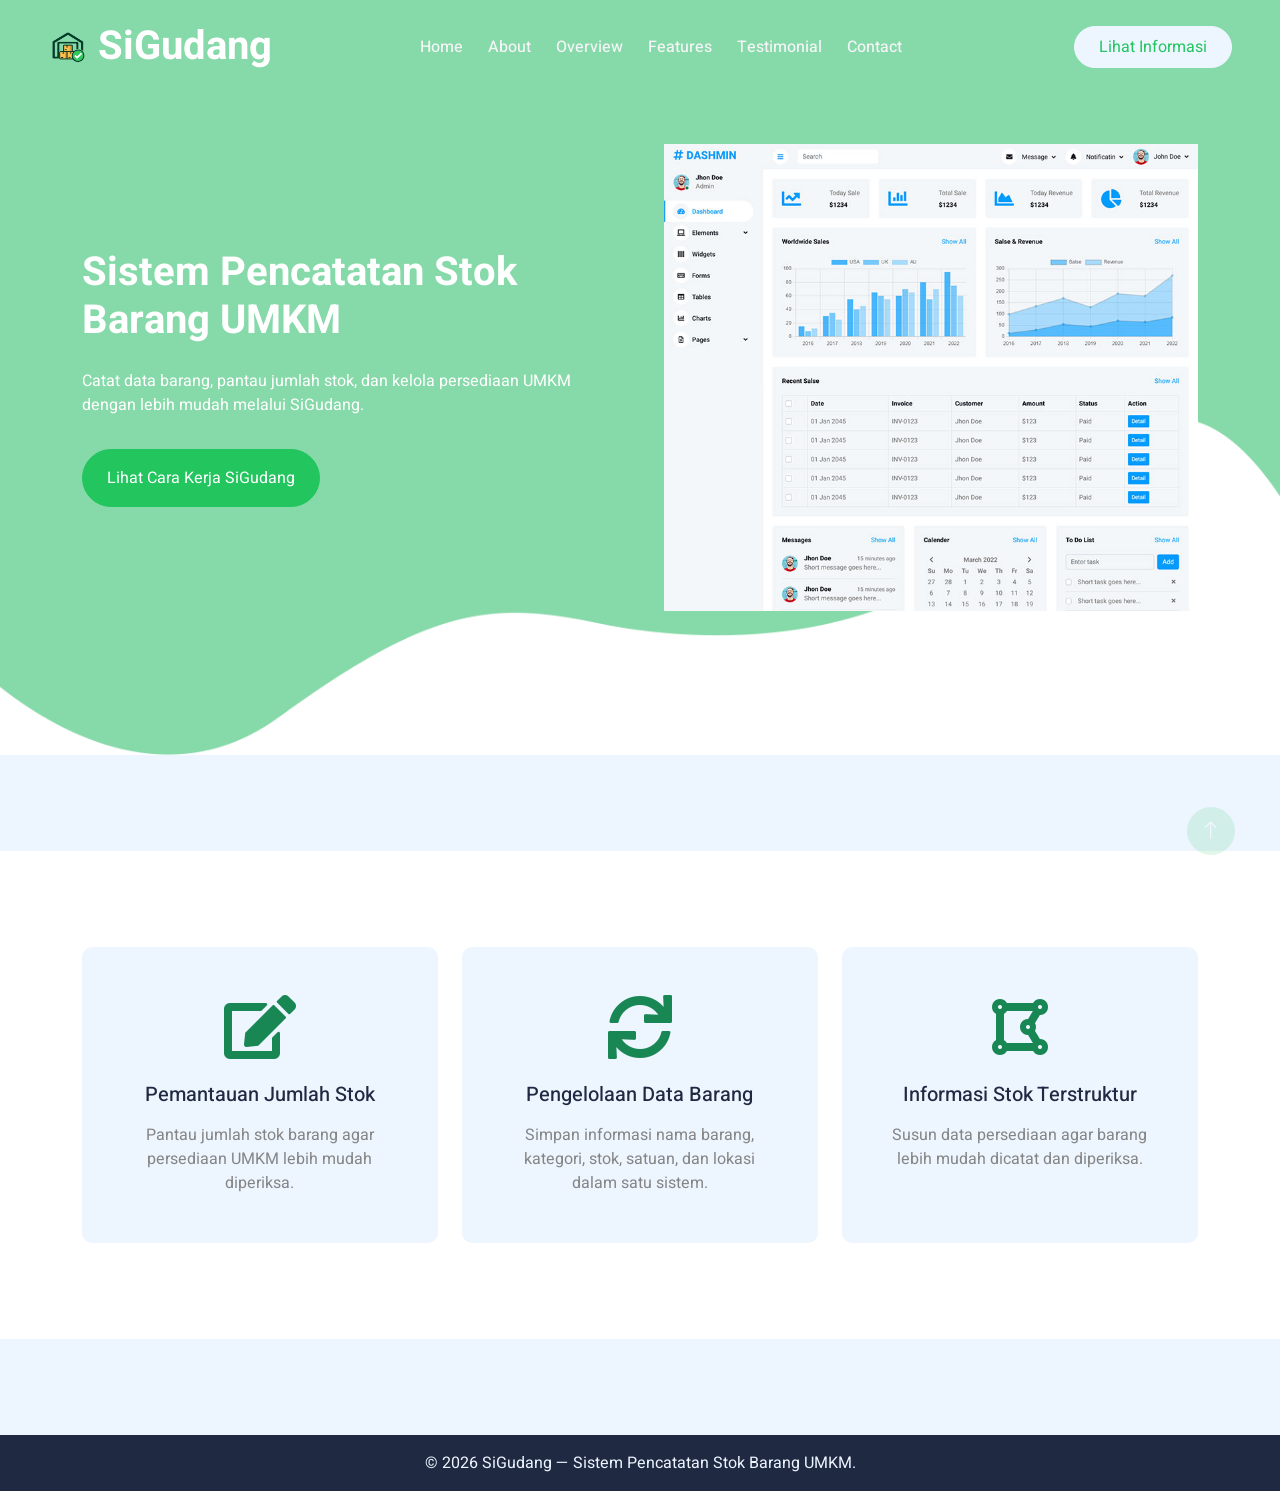
<file: public/guest/index.html>
<!DOCTYPE html>
<html lang="en">

<head>
    <meta charset="utf-8">
    <title>soFFer - Software Landing Page Template</title>
    <meta content="width=device-width, initial-scale=1.0" name="viewport">
    <meta content="" name="keywords">
    <meta content="" name="description">

    <!-- Favicon -->
    <link href="img/favicon.ico" rel="icon">

    <!-- Google Web Fonts -->
    <link rel="preconnect" href="https://fonts.googleapis.com">
    <link rel="preconnect" href="https://fonts.gstatic.com" crossorigin>
    <link href="https://fonts.googleapis.com/css2?family=Heebo:wght@400;500;600;700&display=swap" rel="stylesheet"> 

    <!-- Icon Font Stylesheet -->
    <link href="https://cdnjs.cloudflare.com/ajax/libs/font-awesome/5.10.0/css/all.min.css" rel="stylesheet">
    <link href="https://cdn.jsdelivr.net/npm/bootstrap-icons@1.4.1/font/bootstrap-icons.css" rel="stylesheet">

    <!-- Libraries Stylesheet -->
    <link href="lib/animate/animate.min.css" rel="stylesheet">
    <link href="lib/owlcarousel/assets/owl.carousel.min.css" rel="stylesheet">

    <!-- Customized Bootstrap Stylesheet -->
    <link href="css/bootstrap.min.css" rel="stylesheet">

    <!-- Template Stylesheet -->
    <link href="css/style.css" rel="stylesheet">
</head>

<body>
    <div class="container-xxl bg-white p-0">
        <!-- Spinner Start -->
        <div id="spinner" class="show bg-white position-fixed translate-middle w-100 vh-100 top-50 start-50 d-flex align-items-center justify-content-center">
            <div class="spinner-grow text-primary" style="width: 3rem; height: 3rem;" role="status">
                <span class="sr-only">Loading...</span>
            </div>
        </div>
        <!-- Spinner End -->


        <!-- Navbar & Hero Start -->
        <div class="container-xxl position-relative p-0" id="home">
            <nav class="navbar navbar-expand-lg navbar-light px-4 px-lg-5 py-3 py-lg-0">
                <a href="" class="navbar-brand p-0 d-flex align-items-center">
                <img src="img/logosigudang.png" alt="Logo SiGudang" style="height: 40px; width: auto; margin-right: 10px;">
                <h1 class="m-0">SiGudang</h1>
                </a>
                <button class="navbar-toggler rounded-pill" type="button" data-bs-toggle="collapse" data-bs-target="#navbarCollapse">
                    <span class="navbar-toggler-icon"></span>
                </button>
                <div class="collapse navbar-collapse" id="navbarCollapse">
                    <div class="navbar-nav mx-auto py-0">
                        <a href="#home" class="nav-item nav-link active">Home</a>
                        <a href="#about" class="nav-item nav-link">About</a>
                        <a href="#overview" class="nav-item nav-link">Overview</a>
                        <a href="#features" class="nav-item nav-link">Features</a> 
                        <a href="#testimonial" class="nav-item nav-link">Testimonial</a>
                        <a href="#contact" class="nav-item nav-link">Contact</a>
                    </div>
                    <a href="" class="btn btn-light rounded-pill py-2 px-4 ms-3 d-none d-lg-block">Lihat Informasi</a>
                </div>
            </nav>

            <div class="container-xxl hero-header">
                <div class="container">
                    <div class="row g-5 align-items-center">
                        <div class="col-lg-6 text-center text-lg-start">
                            <h1 class="text-white mb-4 animated slideInDown">Sistem Pencatatan Stok Barang UMKM</h1>
                            
                            <p class="text-white pb-3 animated slideInDown">
                                Catat data barang, pantau jumlah stok, dan kelola persediaan
                                UMKM dengan lebih mudah melalui SiGudang.
                            </p>
                            
                            <div class="position-relative w-100 mt-3">
                                <a href="#features" class="btn btn-primary rounded-pill py-3 px-4 shadow-none">
                                    Lihat Cara Kerja SiGudang
                                </a>
                            </div>

                            
                            </div>
                            <div class="col-lg-6 text-center">
                        <img class="img-fluid"
                             src="img/hero.jpg"
                             alt="Ilustrasi SiGudang">
                        </div>
                        
                        </div>
                    </div>
                </div>
            </div>
        </div>
        <!-- Navbar & Hero End -->


        <!-- Feature Start -->
        <div class="container-xxl bg-white py-6">
            <div class="container">
                <div class="row g-4">
                    <div class="col-lg-4 wow fadeInUp" data-wow-delay="0.1s">
                        <div class="feature-item bg-light rounded text-center p-5">
                            <i class="fa fa-4x fa-edit text-success mb-4"></i>
                            <h5 class="mb-3">Pemantauan Jumlah Stok</h5>
                            <p class="m-0">Pantau jumlah stok barang agar persediaan UMKM lebih mudah diperiksa.</p>
                        </div>
                    </div>
                    <div class="col-lg-4 wow fadeInUp" data-wow-delay="0.3s">
                        <div class="feature-item bg-light rounded text-center p-5">
                            <i class="fa fa-4x fa-sync text-success mb-4"></i>
                            <h5 class="mb-3">Pengelolaan Data Barang</h5>
                            <p class="m-0">Simpan informasi nama barang, kategori, stok, satuan, dan lokasi dalam satu sistem.</p>
                        </div>
                    </div>
                    <div class="col-lg-4 wow fadeInUp" data-wow-delay="0.5s">
                    <div class="feature-item bg-light rounded text-center p-5">
                            <i class="fa fa-4x fa-draw-polygon text-success mb-4"></i>
                            <h5 class="mb-3">Informasi Stok Terstruktur</h5>
                            <p class="m-0">Susun data persediaan agar barang lebih mudah dicatat dan diperiksa.</p>
                        </div>
                    </div>
                </div>
            </div>
        </div>
        <!-- Feature End -->


        <!-- About Start -->
        
        <!-- About End -->


        <!-- Overview Start -->
        
        <!-- Overview End -->


        <!-- Advanced Feature Start -->
        
        <!-- Advanced Feature End -->


        <!-- Facts Start -->
        
        <!-- Facts End -->


        <!-- Process Start -->
        
        <!-- Process End -->


        


        <!-- Testimonial Start -->
        
        <!-- Testimonial End -->


        <!-- Contact Start -->
        
        <!-- Contact End -->
        

        <!-- Footer Start -->
        <div class="container-fluid bg-dark text-light footer py-3">
            <div class="container text-center">
                <p class="mb-0">
                    &copy; 2026 SiGudang — Sistem Pencatatan Stok Barang UMKM.
                </p>
            </div>
        </div>
        <!-- Footer End -->


        <!-- Back to Top -->
        <a href="#" class="btn btn-lg btn-primary btn-lg-square back-to-top"><i class="bi bi-arrow-up"></i></a>
    </div>

    <!-- JavaScript Libraries -->
    <script src="https://code.jquery.com/jquery-3.4.1.min.js"></script>
    <script src="https://cdn.jsdelivr.net/npm/bootstrap@5.0.0/dist/js/bootstrap.bundle.min.js"></script>
    <script src="lib/wow/wow.min.js"></script>
    <script src="lib/easing/easing.min.js"></script>
    <script src="lib/waypoints/waypoints.min.js"></script>
    <script src="lib/counterup/counterup.min.js"></script>
    <script src="lib/owlcarousel/owl.carousel.min.js"></script>

    <!-- Template Javascript -->
    <script src="js/main.js"></script>
</body>

</html>
</file>
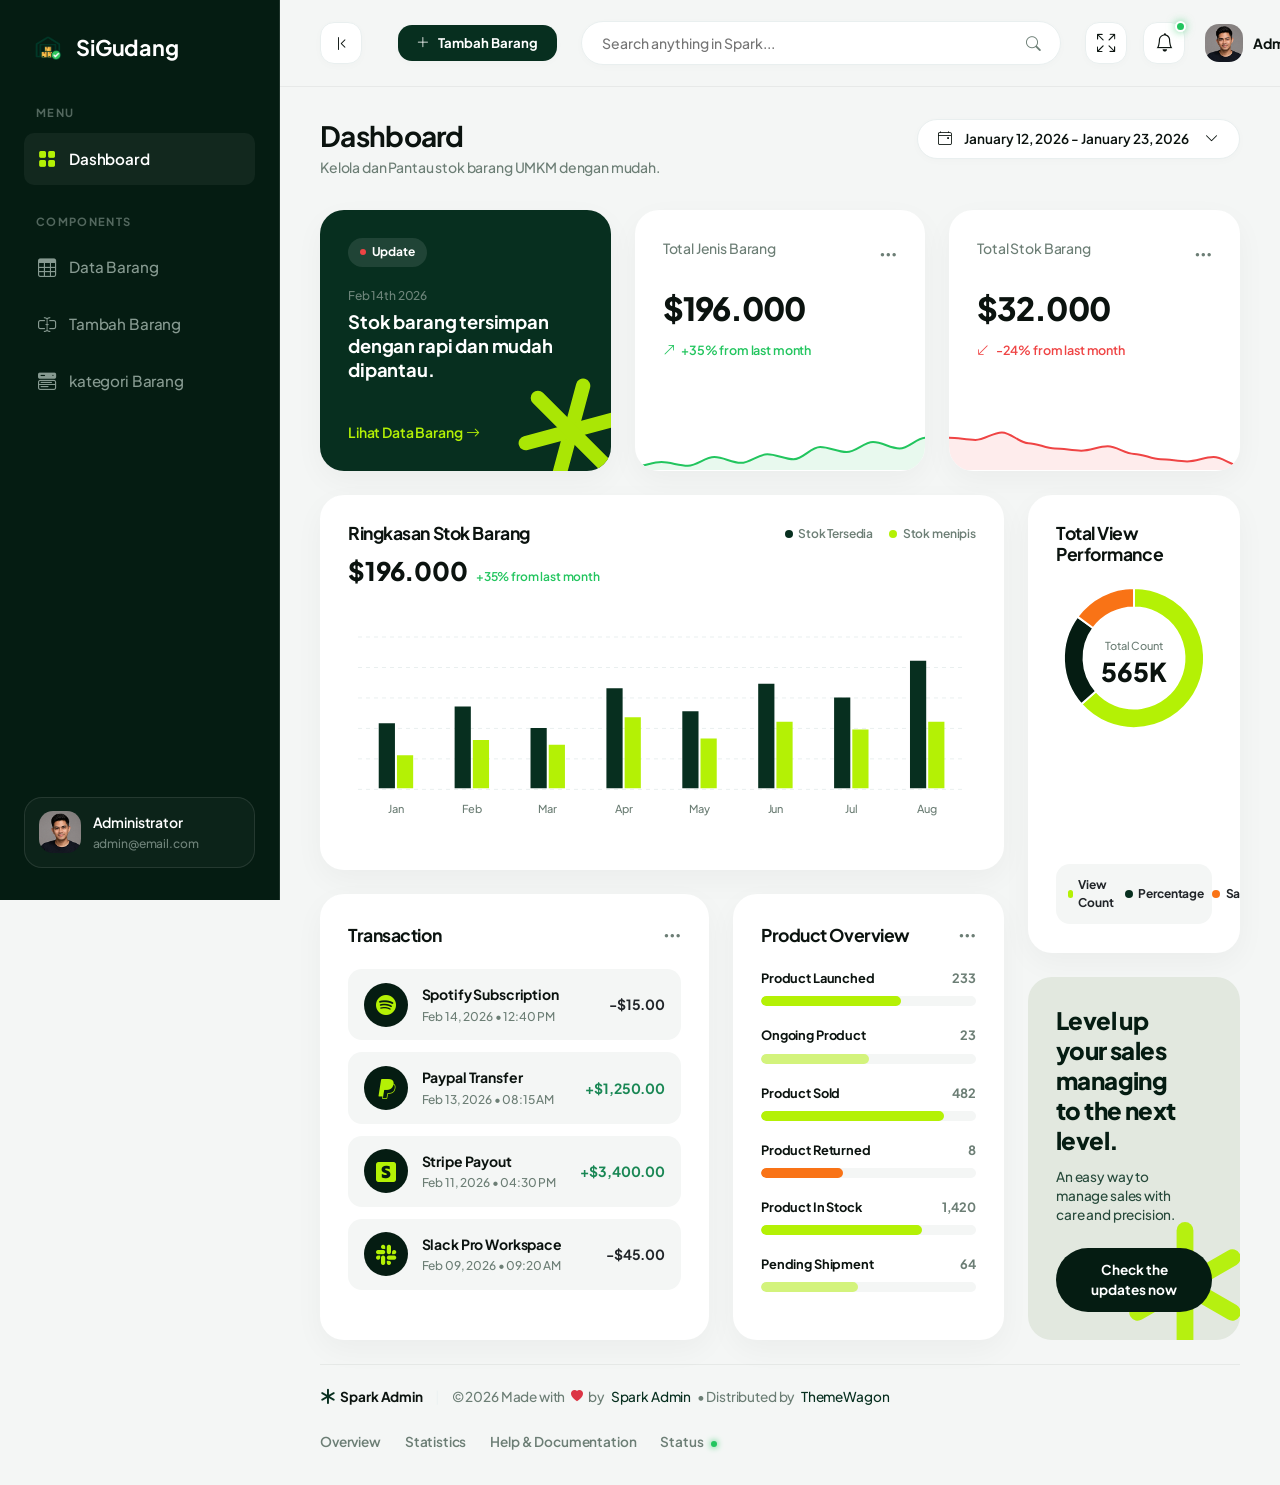
<file: public/spark/index.html>
<!DOCTYPE html>
<html lang="en">

<head>
  <meta charset="UTF-8">
  <meta name="viewport" content="width=device-width, initial-scale=1.0">
  <title>SiGudang - Admin Dashboard</title>

  <!-- SEO Optimization -->
  <meta name="description" content="Spark Admin - Premium Bootstrap 5 Admin Dashboard Template">
  <meta name="author" content="Spark Admin Team">

  <!-- Favicon -->
  <link rel="icon" type="image/png" href="assets/images/favicon.ico">

  <!-- Local Third-Party Libraries (100% Offline Compatible) -->
  <link rel="stylesheet" href="assets/libs/bootstrap/css/bootstrap.min.css">
  <link rel="stylesheet" href="assets/libs/bootstrap-icons/bootstrap-icons.css">
  <link rel="stylesheet" href="assets/libs/apexcharts/apexcharts.css">
  <link rel="stylesheet" href="assets/libs/flatpickr/flatpickr.min.css">

  <!-- Main Design System & Custom Stylesheet -->
  <link rel="stylesheet" href="assets/css/main.css">
</head>

<body>

  <!-- ==========================================
         START: Sidebar Component
         Highly polished, dark-green sticky navigation
         ========================================== -->
  <div class="sidebar-wrapper" id="sidebar">
    <!-- Brand Logo / Identity -->
    <a href="index.html" class="sidebar-brand">
      <img src="assets/images/logosigudang.png" alt="Logo SiGudang" style="width: 32px; height: 32px; object-fit: contain;">
      <span>SiGudang</span>
    </a>

    <!-- Navigation Menu -->
    <div class="flex-grow-1 overflow-y-auto">
      <!-- Group: Menu -->
      <div class="sidebar-menu-section">
        <div class="sidebar-menu-title">Menu</div>
        <ul class="sidebar-menu-list">
          <li class="sidebar-menu-item">
            <a href="index.html" class="sidebar-menu-link active" id="menu-overview" title="Overview">
              <i class="bi bi-grid-fill"></i>
              <span>Dashboard</span>
            </a>
          </li>
        </ul>
      </div>

      <!-- Group: Components -->
      <div class="sidebar-menu-section">
        <div class="sidebar-menu-title">Components</div>
        <ul class="sidebar-menu-list">
          <li class="sidebar-menu-item">
            <a href="tables-basic.html" class="sidebar-menu-link" id="menu-basictables" title="Data Barang">
              <i class="bi bi-table"></i>
              <span>Data Barang</span>
            </a>
          </li>
          <li class="sidebar-menu-item">
            <a href="ui-forms.html" class="sidebar-menu-link" id="menu-uiforms" title="tambah Barang">
              <i class="bi bi-input-cursor-text"></i>
              <span>Tambah Barang</span>
            </a>
          </li>
          <li class="sidebar-menu-item">
            <a href="ui-buttons.html" class="sidebar-menu-link" id="menu-uibuttons" title="kategori Barang">
              <i class="bi bi-menu-button-wide-fill"></i>
              <span>kategori Barang</span>
            </a>
          </li>
        </ul>
      </div>

      
    </div>

    <!-- Sidebar Profile Card (Dynamic Footer) -->
    <div class="sidebar-profile">
      <img src="assets/images/avatar.png" alt="Administrator" class="sidebar-profile-img"
        onerror="this.src='https://images.unsplash.com/photo-1534528741775-53994a69daeb?q=80&w=256&auto=format&fit=crop'">
      <div class="sidebar-profile-info">
        <div class="sidebar-profile-name">Administrator</div>
        <div class="sidebar-profile-email">admin@email.com</div>
      </div>
    </div>
  </div>
  <!-- ==========================================
         END: Sidebar Component
         ========================================== -->


  <!-- ==========================================
         START: Main Content Area
         ========================================== -->
  <div class="main-wrapper">

    <!-- START: Top Navbar Component -->
    <header class="navbar-custom">
      <div class="navbar-left">
        <!-- Desktop sidebar toggle (visible on large screens only) -->
        <button class="btn-desktop-toggle d-none d-xl-flex align-items-center justify-content-center me-3"
          id="desktop-sidebar-toggle" aria-label="Minimize Sidebar">
          <i class="bi bi-chevron-bar-left"></i>
        </button>
        <!-- Mobile sidebar toggle -->
        <button class="sidebar-toggle-btn me-2" id="sidebar-toggle" aria-label="Toggle Navigation">
          <i class="bi bi-list"></i>
        </button>

        <!-- Quick Actions Dropdown -->
        <div class="dropdown ms-2">
          <button class="btn-quick-action dropdown-toggle" type="button" data-bs-toggle="dropdown" aria-expanded="false"
            id="quick-actions-dropdown">
            <i class="bi bi-plus-lg"></i>
            <span>Tambah Barang</span>
          </button>
          <ul class="dropdown-menu dropdown-menu-quick-action" aria-labelledby="quick-actions-dropdown">
            <li class="dropdown-header">Quick Action Shortcuts</li>
            <li><a class="dropdown-item" href="#"><i class="bi bi-file-earmark-plus"></i> New Invoice</a></li>
            <li><a class="dropdown-item" href="#"><i class="bi bi-person-plus"></i> New User</a></li>
            <li><a class="dropdown-item" href="#"><i class="bi bi-box-seam"></i> New Product</a></li>
            <li>
              <hr class="dropdown-divider">
            </li>
            <li><a class="dropdown-item" href="#"><i class="bi bi-gear"></i> System Settings</a></li>
          </ul>
        </div>
      </div>

      <!-- Mid navbar: search pill -->
      <div class="navbar-search-wrapper">
        <input type="text" class="navbar-search-input" placeholder="Search anything in Spark..." id="main-search">
        <button class="navbar-search-btn" aria-label="Search">
          <i class="bi bi-search"></i>
        </button>
      </div>

      <!-- Right actions -->
      <div class="navbar-actions">
        <!-- Fullscreen Toggle -->
        <button class="navbar-action-btn me-1" aria-label="Toggle Fullscreen" id="btn-fullscreen">
          <i class="bi bi-arrows-fullscreen"></i>
        </button>
        <div class="dropdown">
          <button class="navbar-action-btn dropdown-toggle" type="button" data-bs-toggle="dropdown"
            aria-expanded="false" id="btn-notifications" data-bs-auto-close="outside">
            <i class="bi bi-bell"></i>
            <span class="navbar-action-badge"></span>
          </button>
          <div class="dropdown-menu dropdown-menu-end dropdown-menu-notification p-0"
            aria-labelledby="btn-notifications">
            <div class="notification-header">
              <h6 class="notification-title">Notifications</h6>
              <button class="btn-clear-all" type="button">Mark all read</button>
            </div>
            <div class="notification-list">
              <!-- Sale Notification -->
              <a href="#" class="notification-item">
                <div class="notification-icon bg-success text-white">
                  <i class="bi bi-wallet2"></i>
                </div>
                <div class="notification-content">
                  <p class="notification-text">New sale received: <strong>$150.00</strong></p>
                  <span class="notification-time">2 mins ago</span>
                </div>
                <span class="notification-unread-dot"></span>
              </a>
              <!-- User Registration Notification -->
              <a href="#" class="notification-item">
                <div class="notification-icon bg-primary text-white">
                  <i class="bi bi-person-plus-fill"></i>
                </div>
                <div class="notification-content">
                  <p class="notification-text">New user registered: <strong>John Doe</strong></p>
                  <span class="notification-time">1 hour ago</span>
                </div>
                <span class="notification-unread-dot"></span>
              </a>
              <!-- Low Stock Notification -->
              <a href="#" class="notification-item">
                <div class="notification-icon bg-warning text-dark">
                  <i class="bi bi-box-seam-fill"></i>
                </div>
                <div class="notification-content">
                  <p class="notification-text">Stock running low: <strong>Hoodie</strong></p>
                  <span class="notification-time">3 hours ago</span>
                </div>
              </a>
            </div>
            <a href="#" class="notification-footer">View All Notifications</a>
          </div>
        </div>

        <!-- Profile Dropdown -->
        <div class="dropdown ms-2">
          <button class="navbar-profile-btn dropdown-toggle" type="button" data-bs-toggle="dropdown"
            aria-expanded="false" id="profile-dropdown">
            <img src="assets/images/avatar.png" alt="Profile Image" class="navbar-profile-img">
            <span class="navbar-profile-name d-none d-md-inline">Administrator</span>
            <i class="bi bi-chevron-down navbar-profile-caret"></i>
          </button>
          <ul class="dropdown-menu dropdown-menu-end dropdown-menu-profile" aria-labelledby="profile-dropdown">
            <li class="dropdown-header">Welcome !</li>
            <li><a class="dropdown-item" href="#"><i class="bi bi-person"></i> My Account</a></li>
            <li><a class="dropdown-item" href="#"><i class="bi bi-gear"></i> Settings</a></li>
            <li><a class="dropdown-item" href="#"><i class="bi bi-lock"></i> Lock Screen</a></li>
            <li>
              <hr class="dropdown-divider">
            </li>
            <li><a class="dropdown-item text-danger" href="page-login.html"><i class="bi bi-box-arrow-right"></i>
                Logout</a></li>
          </ul>
        </div>
      </div>
    </header>
    <!-- END: Top Navbar Component -->

    <!-- START: Dashboard Header Banner -->
    <div class="page-header">
      <div>
        <h1 class="page-title">Dashboard</h1>
        <p class="page-subtitle">Kelola dan Pantau stok barang UMKM dengan mudah.</p>
      </div>
      <button class="btn-date-picker" type="button" id="date-picker-trigger">
        <i class="bi bi-calendar4-event"></i>
        <span id="selected-date-range">January 12, 2026 - January 23, 2026</span>
        <i class="bi bi-chevron-down ms-1"></i>
      </button>
    </div>
    <!-- END: Dashboard Header Banner -->

    <!-- START: Main Layout Grid (2 Columns: Dashboard + Performance Pane) -->
    <div class="row g-4">

      <!-- TOP AREA: Quick Info Stat Cards Row (Full Width) -->
      <div class="col-12">
        <div class="row g-4">
          <!-- Stat Card 1: Green Alert Banner -->
          <div class="col-md-4">
            <div class="card alert-green-card">
              <div class="position-relative z-index-2">
                <span class="alert-green-badge">Update</span>
                <div class="alert-green-date">Feb 14th 2026</div>
                <div class="alert-green-text">Stok barang tersimpan dengan rapi dan mudah dipantau.</div>
              </div>
              <a href="#" class="alert-green-link z-index-2" id="alert-link-statistics">
                <span>Lihat Data Barang</span>
                <i class="bi bi-arrow-right"></i>
              </a>

              <!-- Inline SVG geometric decoration (Lime green 6-pointed star/asterisk with rounded caps) -->
              <svg class="alert-green-bg-shape" viewBox="0 0 100 100" fill="none" xmlns="http://www.w3.org/2000/svg">
                <g transform="translate(50,50)">
                  <rect x="-6" y="-45" width="12" height="90" rx="6" ry="6" fill="#B4F105" />
                  <rect x="-6" y="-45" width="12" height="90" rx="6" ry="6" fill="#B4F105" transform="rotate(60)" />
                  <rect x="-6" y="-45" width="12" height="90" rx="6" ry="6" fill="#B4F105" transform="rotate(120)" />
                </g>
              </svg>
            </div>
          </div>

          <!-- Stat Card 2: Net Income -->
          <div class="col-md-4">
            <div class="card card-stat d-flex flex-column justify-content-between">
              <div>
                <div class="card-header">
                  <span class="stat-label">Total Jenis Barang</span>
                  <div class="dropdown">
                    <button class="card-more-btn" type="button" data-bs-toggle="dropdown" aria-expanded="false"
                      aria-label="More Options" id="btn-more-income">
                      <i class="bi bi-three-dots"></i>
                    </button>
                    <ul class="dropdown-menu dropdown-menu-end dropdown-menu-custom">
                      <li><a class="dropdown-item" href="#"><i class="bi bi-arrow-repeat"></i> Refresh</a></li>
                      <li><a class="dropdown-item" href="#"><i class="bi bi-file-earmark-arrow-down"></i> Export
                          Report</a></li>
                      <li>
                        <hr class="dropdown-divider">
                      </li>
                      <li><a class="dropdown-item text-danger" href="#"><i class="bi bi-eye-slash"></i> Hide Details</a>
                      </li>
                    </ul>
                  </div>
                </div>
                <div class="stat-value">$196.000</div>
                <div class="trend-badge trend-up">
                  <i class="bi bi-arrow-up-right"></i>
                  <span>+35% from last month</span>
                </div>
              </div>
              <div class="sparkline-container sparkline-card-footer">
                <div id="income-sparkline"></div>
              </div>
            </div>
          </div>

          <!-- Stat Card 3: Total Return -->
          <div class="col-md-4">
            <div class="card card-stat d-flex flex-column justify-content-between">
              <div>
                <div class="card-header">
                  <span class="stat-label">Total Stok Barang</span>
                  <div class="dropdown">
                    <button class="card-more-btn" type="button" data-bs-toggle="dropdown" aria-expanded="false"
                      aria-label="More Options" id="btn-more-return">
                      <i class="bi bi-three-dots"></i>
                    </button>
                    <ul class="dropdown-menu dropdown-menu-end dropdown-menu-custom">
                      <li><a class="dropdown-item" href="#"><i class="bi bi-arrow-repeat"></i> Refresh</a></li>
                      <li><a class="dropdown-item" href="#"><i class="bi bi-file-earmark-arrow-down"></i> Export
                          Report</a></li>
                      <li>
                        <hr class="dropdown-divider">
                      </li>
                      <li><a class="dropdown-item text-danger" href="#"><i class="bi bi-eye-slash"></i> Hide Details</a>
                      </li>
                    </ul>
                  </div>
                </div>
                <div class="stat-value">$32.000</div>
                <div class="trend-badge trend-down">
                  <i class="bi bi-arrow-down-left"></i>
                  <span>-24% from last month</span>
                </div>
              </div>
              <div class="sparkline-container sparkline-card-footer">
                <div id="return-sparkline"></div>
              </div>
            </div>
          </div>
        </div>
      </div>
      <!-- END: TOP AREA -->

      <!-- LEFT AREA: Primary Dashboard Stats & Tables -->
      <div class="col-xl-9 col-lg-8">

        <!-- START: Details Area (Transactions + Performance Charts) -->
        <div class="row g-4">
          <!-- Column: Revenue Chart (Full Width / Wider) -->
          <div class="col-12">
            <div class="card mb-0">
              <div class="card-header mb-2">
                <h2 class="card-title">Ringkasan Stok Barang</h2>
                <!-- Custom Static Legends -->
                <div class="d-flex gap-3 align-items-center">
                  <div class="chart-legend-item">
                    <span class="legend-dot bg-forest-medium"></span>
                    <span class="chart-legend-label">Stok Tersedia</span>
                  </div>
                  <div class="chart-legend-item">
                    <span class="legend-dot bg-lime-accent"></span>
                    <span class="chart-legend-label">Stok menipis</span>
                  </div>
                </div>
              </div>
              <div class="d-flex align-items-baseline gap-2 mb-3">
                <span class="stat-value-amount">$196.000</span>
                <span class="trend-badge trend-up fs-xs">+35% from last month</span>
              </div>
              <div id="revenue-chart"></div>
            </div>
          </div>

          <!-- Column: Transaction List -->
          <div class="col-md-7 d-flex flex-column">
            <div class="card h-100 flex-grow-1">
              <div class="card-header">
                <h2 class="card-title">Transaction</h2>
                <div class="dropdown">
                  <button class="card-more-btn" type="button" data-bs-toggle="dropdown" aria-expanded="false"
                    aria-label="More Options" id="btn-more-transaction">
                    <i class="bi bi-three-dots"></i>
                  </button>
                  <ul class="dropdown-menu dropdown-menu-end dropdown-menu-custom">
                    <li><a class="dropdown-item" href="#"><i class="bi bi-funnel"></i> Filter Status</a></li>
                    <li><a class="dropdown-item" href="#"><i class="bi bi-file-earmark-arrow-down"></i> Export CSV</a>
                    </li>
                  </ul>
                </div>
              </div>

              <!-- Transaction Items List -->
              <div class="transaction-list">
                <div class="transaction-item">
                  <div class="transaction-icon bg-forest-light text-lime">
                    <i class="bi bi-spotify"></i>
                  </div>
                  <div class="transaction-info">
                    <div class="transaction-name">Spotify Subscription</div>
                    <div class="transaction-date">Feb 14, 2026 • 12:40 PM</div>
                  </div>
                  <div class="transaction-amount text-main">-$15.00</div>
                </div>

                <div class="transaction-item">
                  <div class="transaction-icon bg-forest-light text-lime">
                    <i class="bi bi-paypal"></i>
                  </div>
                  <div class="transaction-info">
                    <div class="transaction-name">Paypal Transfer</div>
                    <div class="transaction-date">Feb 13, 2026 • 08:15 AM</div>
                  </div>
                  <div class="transaction-amount text-success">+$1,250.00</div>
                </div>

                <div class="transaction-item">
                  <div class="transaction-icon bg-forest-light text-lime">
                    <i class="bi bi-stripe"></i>
                  </div>
                  <div class="transaction-info">
                    <div class="transaction-name">Stripe Payout</div>
                    <div class="transaction-date">Feb 11, 2026 • 04:30 PM</div>
                  </div>
                  <div class="transaction-amount text-success">+$3,400.00</div>
                </div>

                <div class="transaction-item">
                  <div class="transaction-icon bg-forest-light text-lime">
                    <i class="bi bi-slack"></i>
                  </div>
                  <div class="transaction-info">
                    <div class="transaction-name">Slack Pro Workspace</div>
                    <div class="transaction-date">Feb 09, 2026 • 09:20 AM</div>
                  </div>
                  <div class="transaction-amount text-main">-$45.00</div>
                </div>
              </div>

            </div>
          </div>

          <!-- Column: Product Overview Progress -->
          <div class="col-md-5 d-flex flex-column">
            <div class="card h-100 flex-grow-1">
              <div class="card-header">
                <h2 class="card-title">Product Overview</h2>
                <div class="dropdown">
                  <button class="card-more-btn" type="button" data-bs-toggle="dropdown" aria-expanded="false"
                    aria-label="More Options" id="btn-more-products">
                    <i class="bi bi-three-dots"></i>
                  </button>
                  <ul class="dropdown-menu dropdown-menu-end dropdown-menu-custom">
                    <li><a class="dropdown-item" href="#"><i class="bi bi-plus-lg"></i> Add Product</a></li>
                    <li><a class="dropdown-item" href="#"><i class="bi bi-gear"></i> Manage</a></li>
                  </ul>
                </div>
              </div>

              <div class="progress-container">
                <div class="progress-label-row">
                  <span class="progress-label">Product Launched</span>
                  <span class="progress-value">233</span>
                </div>
                <div class="progress" role="progressbar" aria-label="Product Launched Progress" aria-valuenow="65"
                  aria-valuemin="0" aria-valuemax="100">
                  <div class="progress-bar bg-lime-accent w-65"></div>
                </div>
              </div>

              <div class="progress-container">
                <div class="progress-label-row">
                  <span class="progress-label">Ongoing Product</span>
                  <span class="progress-value">23</span>
                </div>
                <div class="progress" role="progressbar" aria-label="Ongoing Product Progress" aria-valuenow="20"
                  aria-valuemin="0" aria-valuemax="100">
                  <div class="progress-bar bg-lime-accent opacity-50 w-50"></div>
                </div>
              </div>

              <div class="progress-container">
                <div class="progress-label-row">
                  <span class="progress-label">Product Sold</span>
                  <span class="progress-value">482</span>
                </div>
                <div class="progress" role="progressbar" aria-label="Product Sold Progress" aria-valuenow="85"
                  aria-valuemin="0" aria-valuemax="100">
                  <div class="progress-bar bg-lime-accent w-85"></div>
                </div>
              </div>

              <div class="progress-container">
                <div class="progress-label-row">
                  <span class="progress-label">Product Returned</span>
                  <span class="progress-value">8</span>
                </div>
                <div class="progress" role="progressbar" aria-label="Product Returned Progress" aria-valuenow="10"
                  aria-valuemin="0" aria-valuemax="100">
                  <div class="progress-bar bg-brand-orange w-38"></div>
                </div>
              </div>

              <div class="progress-container">
                <div class="progress-label-row">
                  <span class="progress-label">Product In Stock</span>
                  <span class="progress-value">1,420</span>
                </div>
                <div class="progress" role="progressbar" aria-label="Product In Stock Progress" aria-valuenow="75"
                  aria-valuemin="0" aria-valuemax="100">
                  <div class="progress-bar bg-lime-accent w-75"></div>
                </div>
              </div>

              <div class="progress-container">
                <div class="progress-label-row">
                  <span class="progress-label">Pending Shipment</span>
                  <span class="progress-value">64</span>
                </div>
                <div class="progress" role="progressbar" aria-label="Pending Shipment Progress" aria-valuenow="45"
                  aria-valuemin="0" aria-valuemax="100">
                  <div class="progress-bar bg-lime-accent opacity-50 w-45"></div>
                </div>
              </div>
            </div>

          </div>
        </div>
        <!-- END: Details Area -->

      </div>

      <!-- RIGHT AREA: Performance Details Sidebar Panel -->
      <div class="col-xl-3 col-lg-4">
        <div class="right-panel-wrapper d-flex flex-column gap-4 h-100">

          <!-- Performance Donut Chart card -->
          <div class="card flex-grow-1 d-flex flex-column justify-content-between mb-0">
            <div class="card-header mb-1">
              <h2 class="card-title">Total View Performance</h2>
            </div>

            <div id="views-chart"></div>

            <!-- Custom Legends below the chart -->
            <div class="chart-legends-container">
              <div class="chart-legend-item">
                <span class="legend-dot bg-lime-accent"></span>
                <span class="text-muted-green">View Count</span>
              </div>
              <div class="chart-legend-item">
                <span class="legend-dot bg-forest-medium"></span>
                <span class="text-muted-green">Percentage</span>
              </div>
              <div class="chart-legend-item">
                <span class="legend-dot bg-brand-orange"></span>
                <span class="text-muted-green">Sales</span>
              </div>
            </div>
          </div>

          <!-- Level Up Promotion CTA banner -->
          <div class="promo-banner-card">
            <!-- Inline SVG geometric decoration (Lime green 6-pointed star/asterisk with rounded caps) -->
            <svg class="promo-banner-bg-shape" viewBox="0 0 100 100" fill="none" xmlns="http://www.w3.org/2000/svg">
              <g transform="translate(50,50)">
                <rect x="-6" y="-45" width="12" height="90" rx="6" ry="6" fill="#B4F105" />
                <rect x="-6" y="-45" width="12" height="90" rx="6" ry="6" fill="#B4F105" transform="rotate(60)" />
                <rect x="-6" y="-45" width="12" height="90" rx="6" ry="6" fill="#B4F105" transform="rotate(120)" />
              </g>
            </svg>

            <h3 class="promo-title">Level up your sales managing to the next level.</h3>
            <p class="promo-desc">An easy way to manage sales with care and precision.</p>
            <button class="btn-promo" id="btn-promo-action">Check the updates now</button>
          </div>
        </div>
      </div>
      <!-- END: RIGHT AREA -->

    </div>
    <!-- END: Main Layout Grid -->

    <!-- START: Footer Component -->
    <footer class="footer-custom">
      <div class="footer-left">
        <span class="footer-logo">
          <i class="bi bi-asterisk"></i> Spark Admin
        </span>
        <span class="footer-separator">|</span>
        <span class="footer-copy">&copy; 2026 Made with <i class="bi bi-heart-fill text-danger footer-heart"></i> by<a
            href="https://sparkadminpro.gumroad.com/" target="_blank">Spark Admin</a>• Distributed by <a
            href="https://www.themewagon.com/" target="_blank">ThemeWagon</a> </span>
      </div>
      <div class="footer-right">
        <ul class="footer-links">
          <li><a href="#" class="footer-link">Overview</a></li>
          <li><a href="#" class="footer-link">Statistics</a></li>
          <li><a href="#" class="footer-link">Help & Documentation</a></li>
          <li><a href="#" class="footer-link">Status <span class="status-dot"></span></a></li>
        </ul>
      </div>
    </footer>
    <!-- END: Footer Component -->

  </div>
  <!-- ==========================================
         END: Main Content Area
         ========================================== -->

  <!-- Local Third-Party Libraries Script dependencies -->
  <script src="assets/libs/bootstrap/js/bootstrap.bundle.min.js"></script>
  <script src="assets/libs/apexcharts/apexcharts.min.js"></script>
  <script src="assets/libs/flatpickr/flatpickr.min.js"></script>

  <!-- Local dashboard interactions controller -->
  <script src="assets/js/dashboard.js"></script>
</body>

</html>
</file>
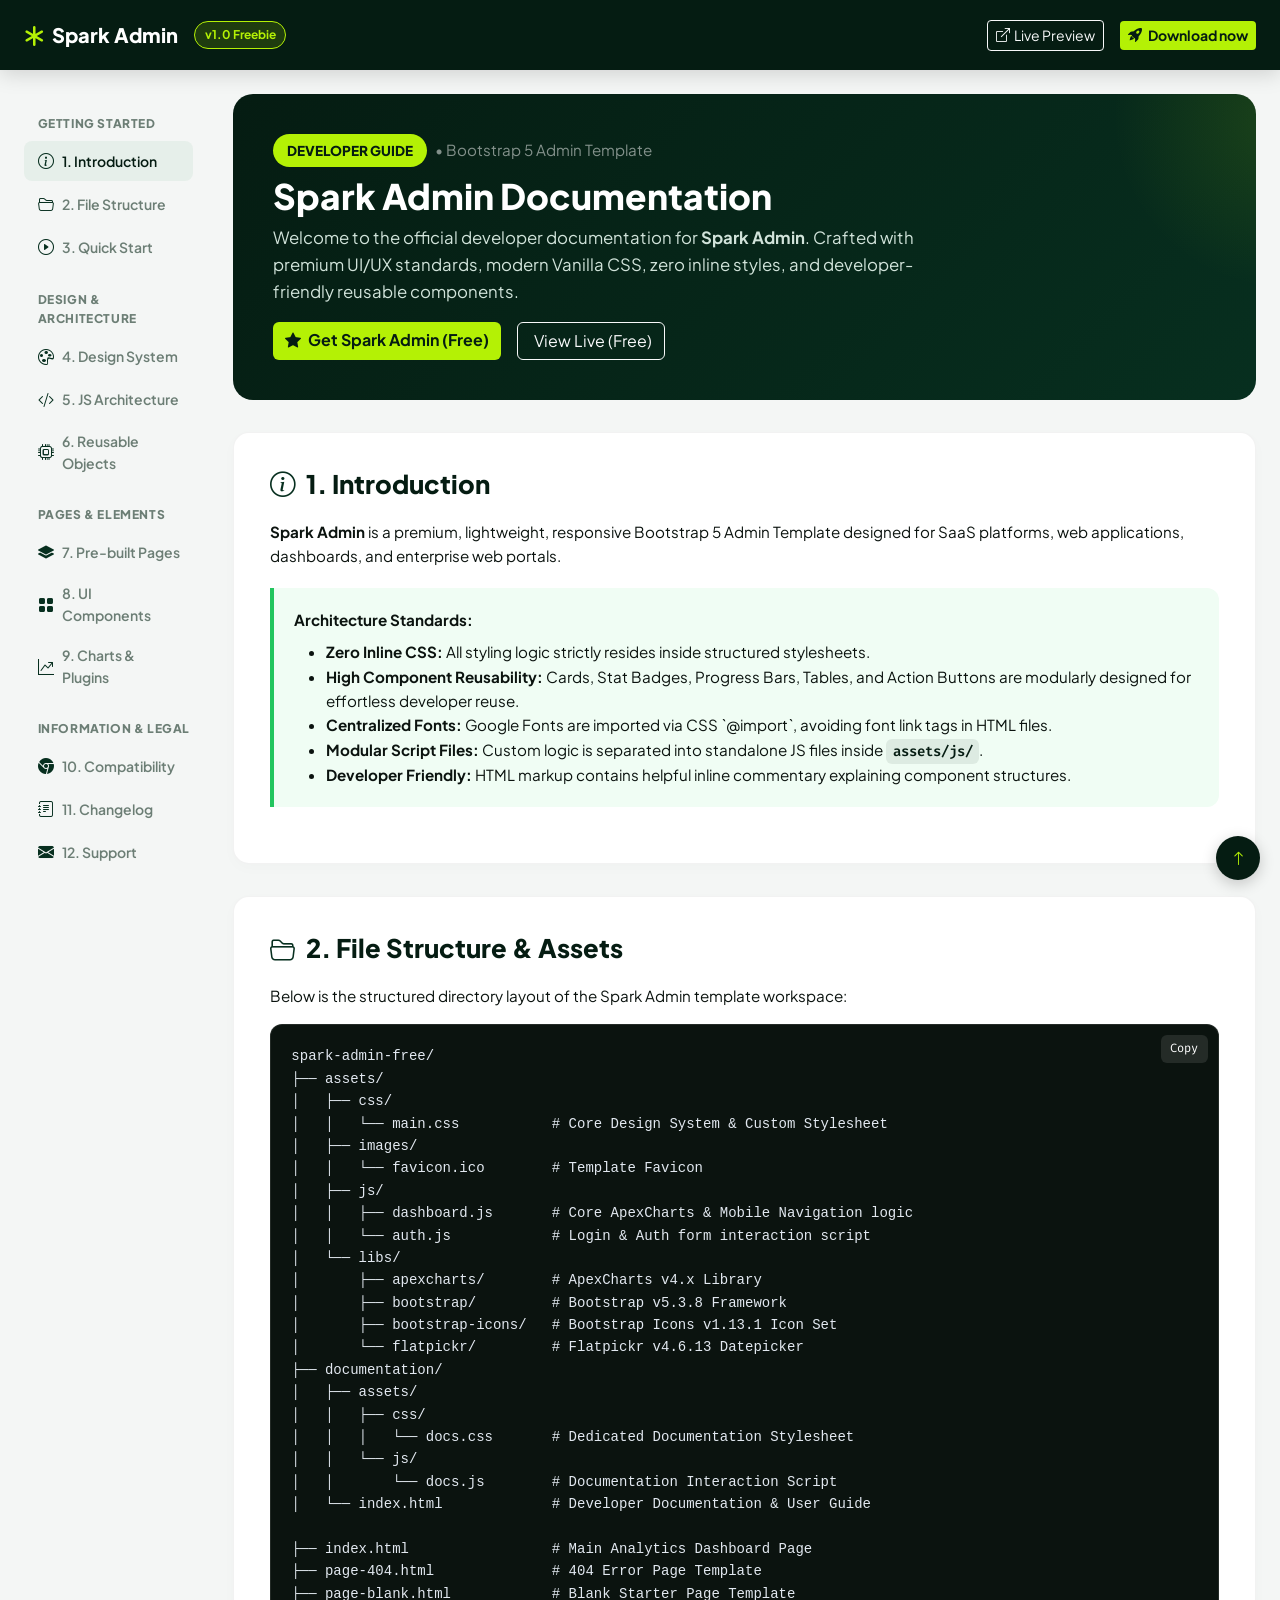
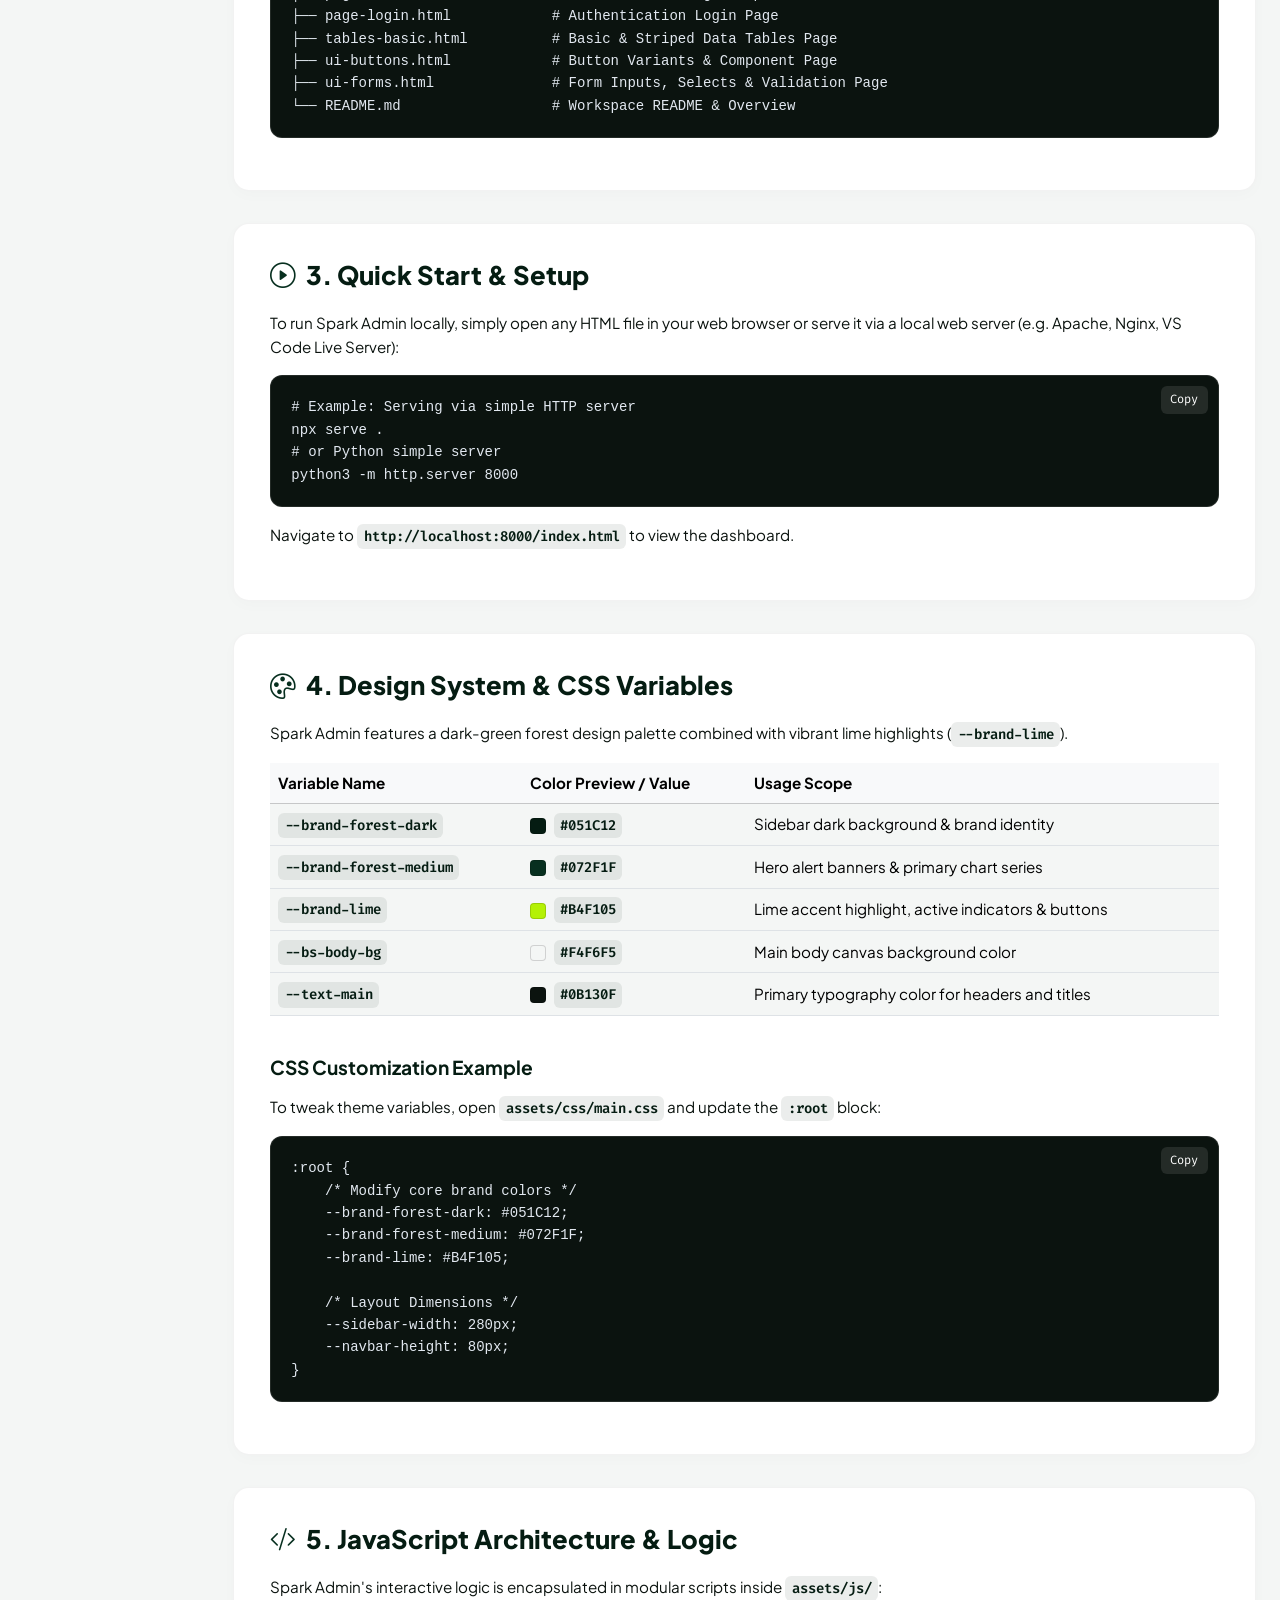
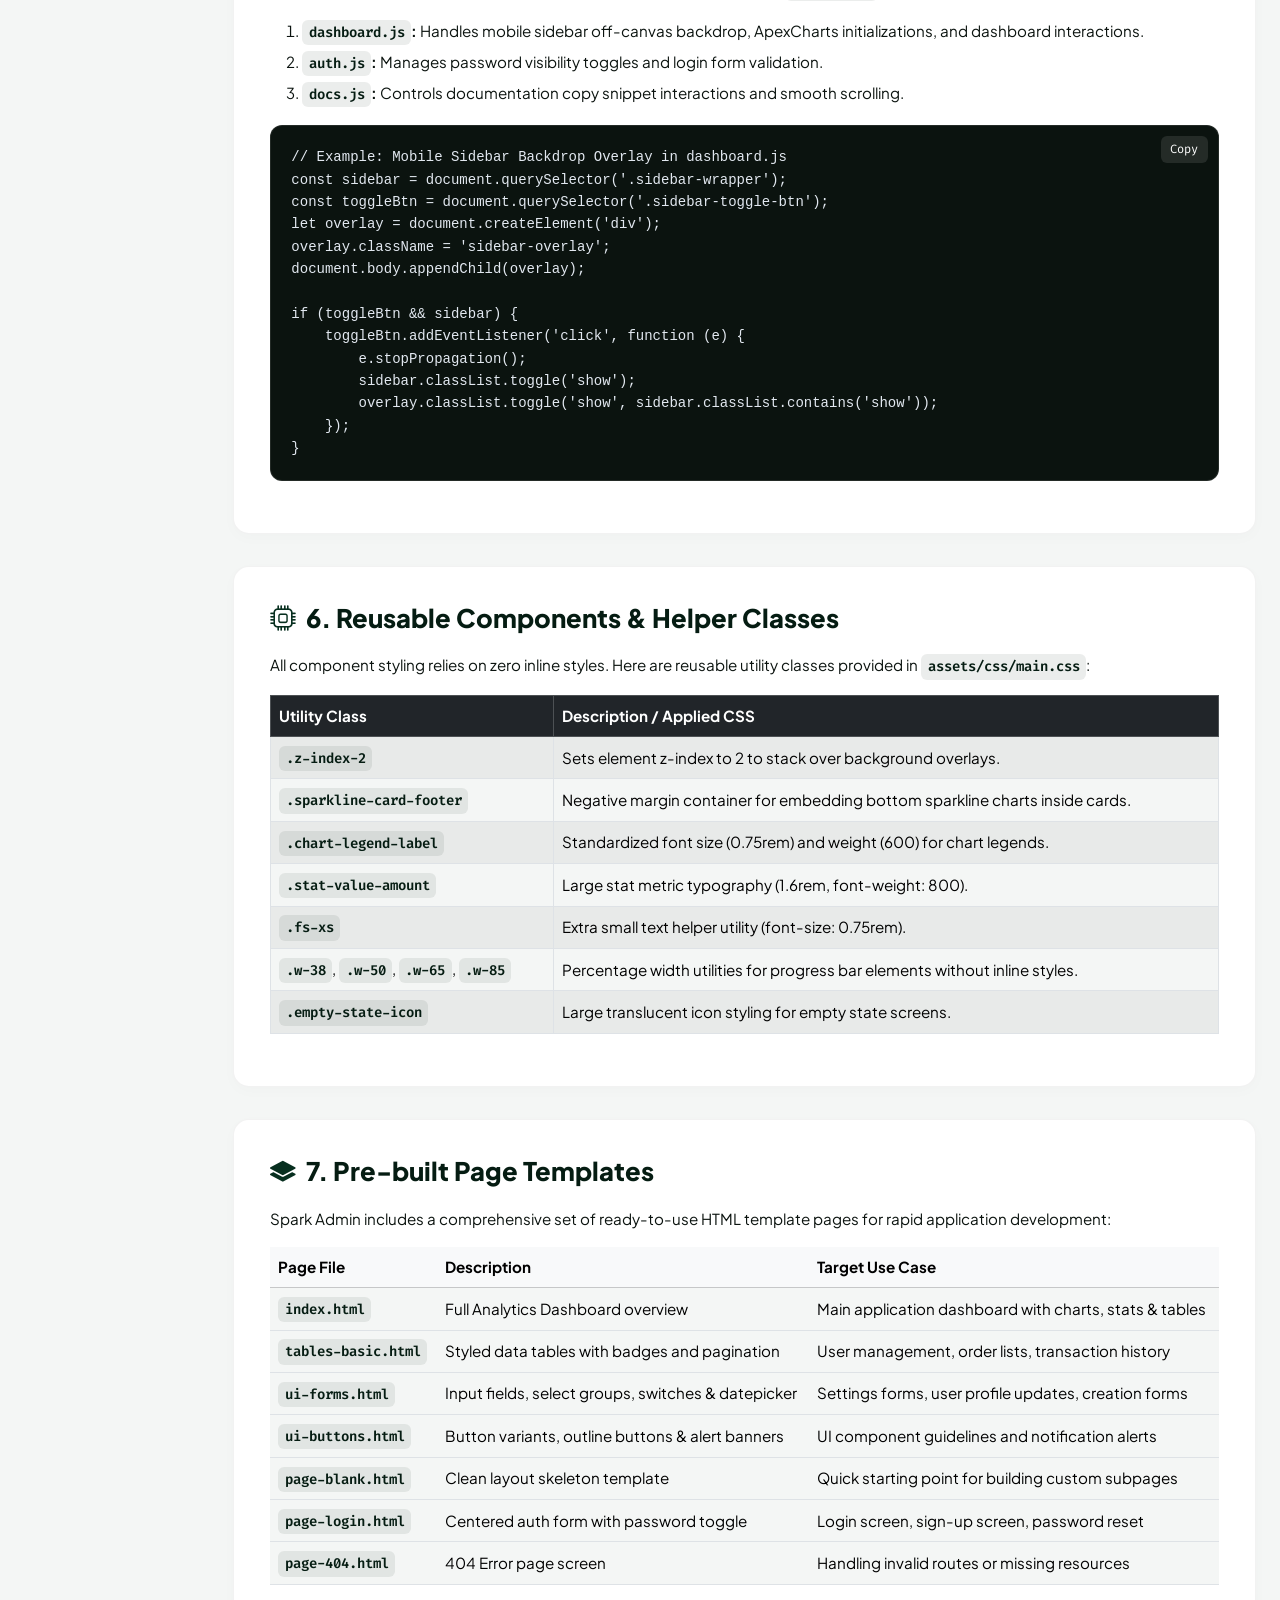
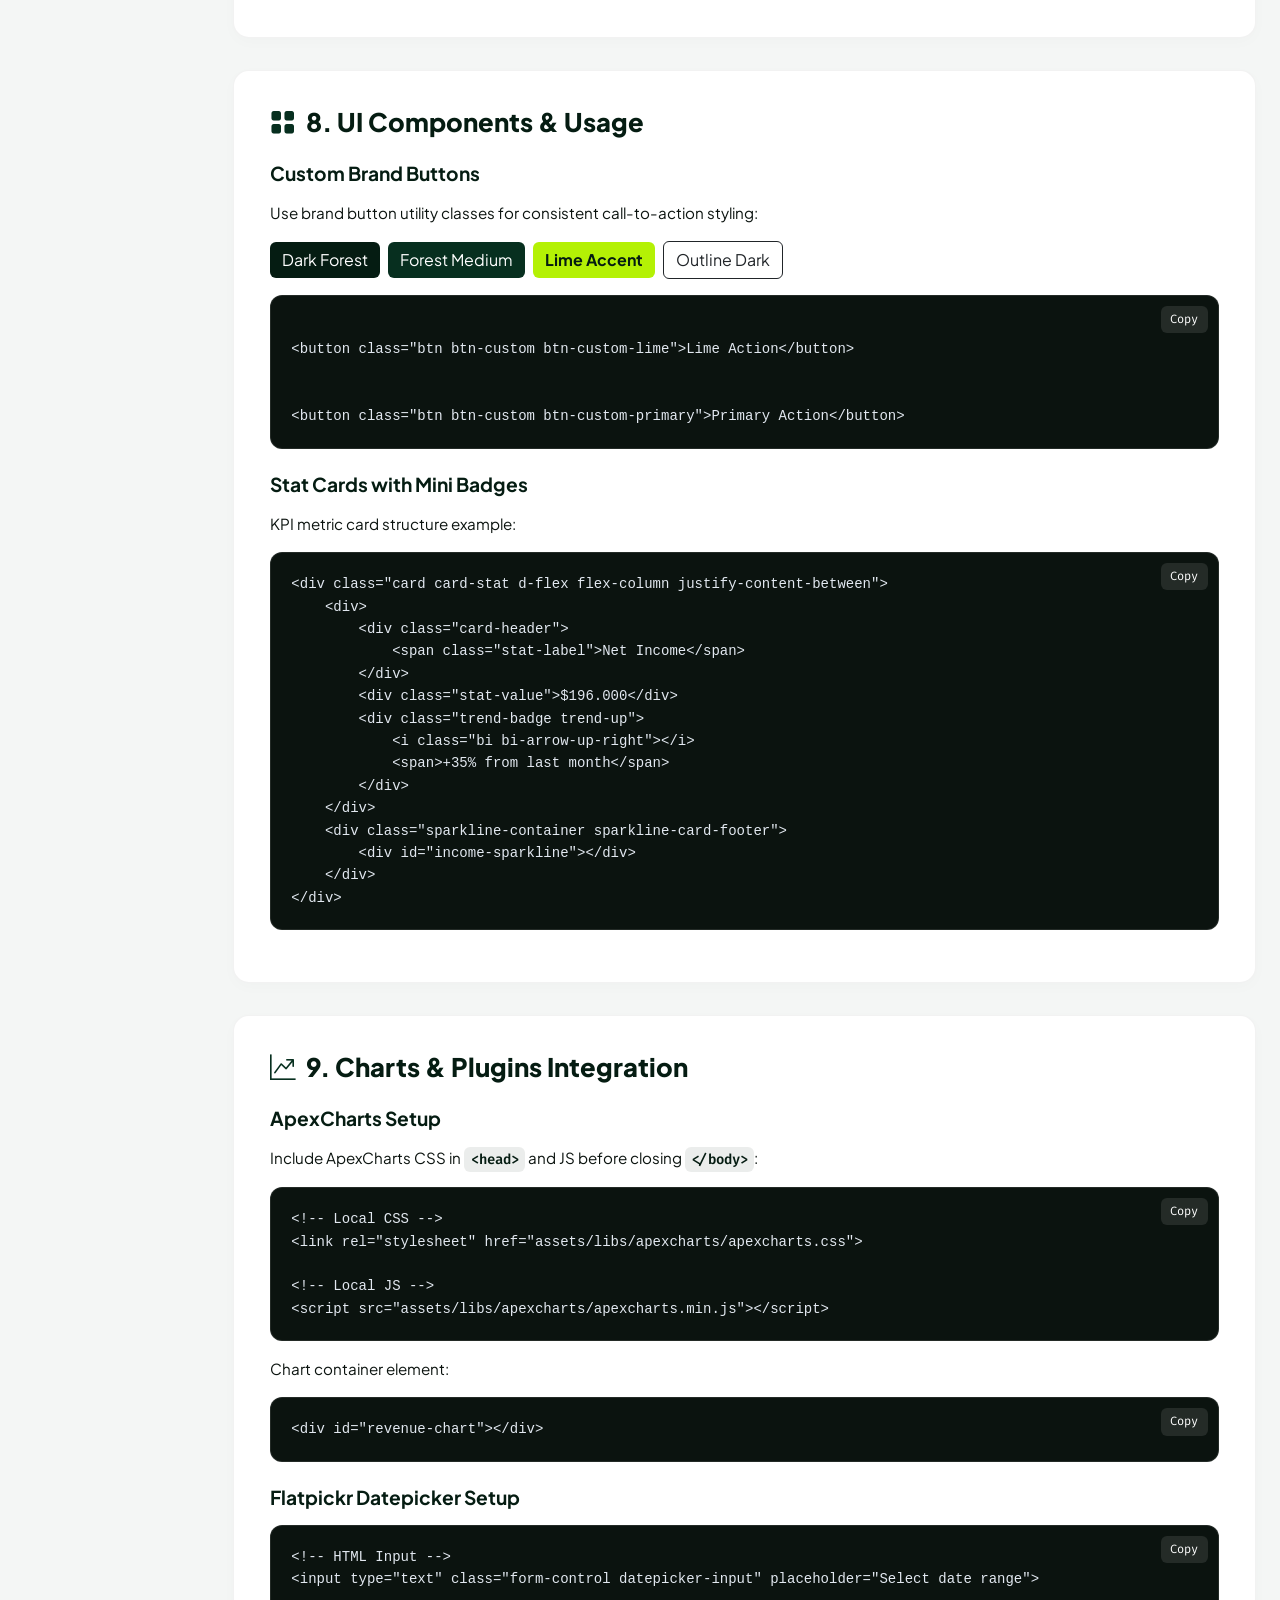
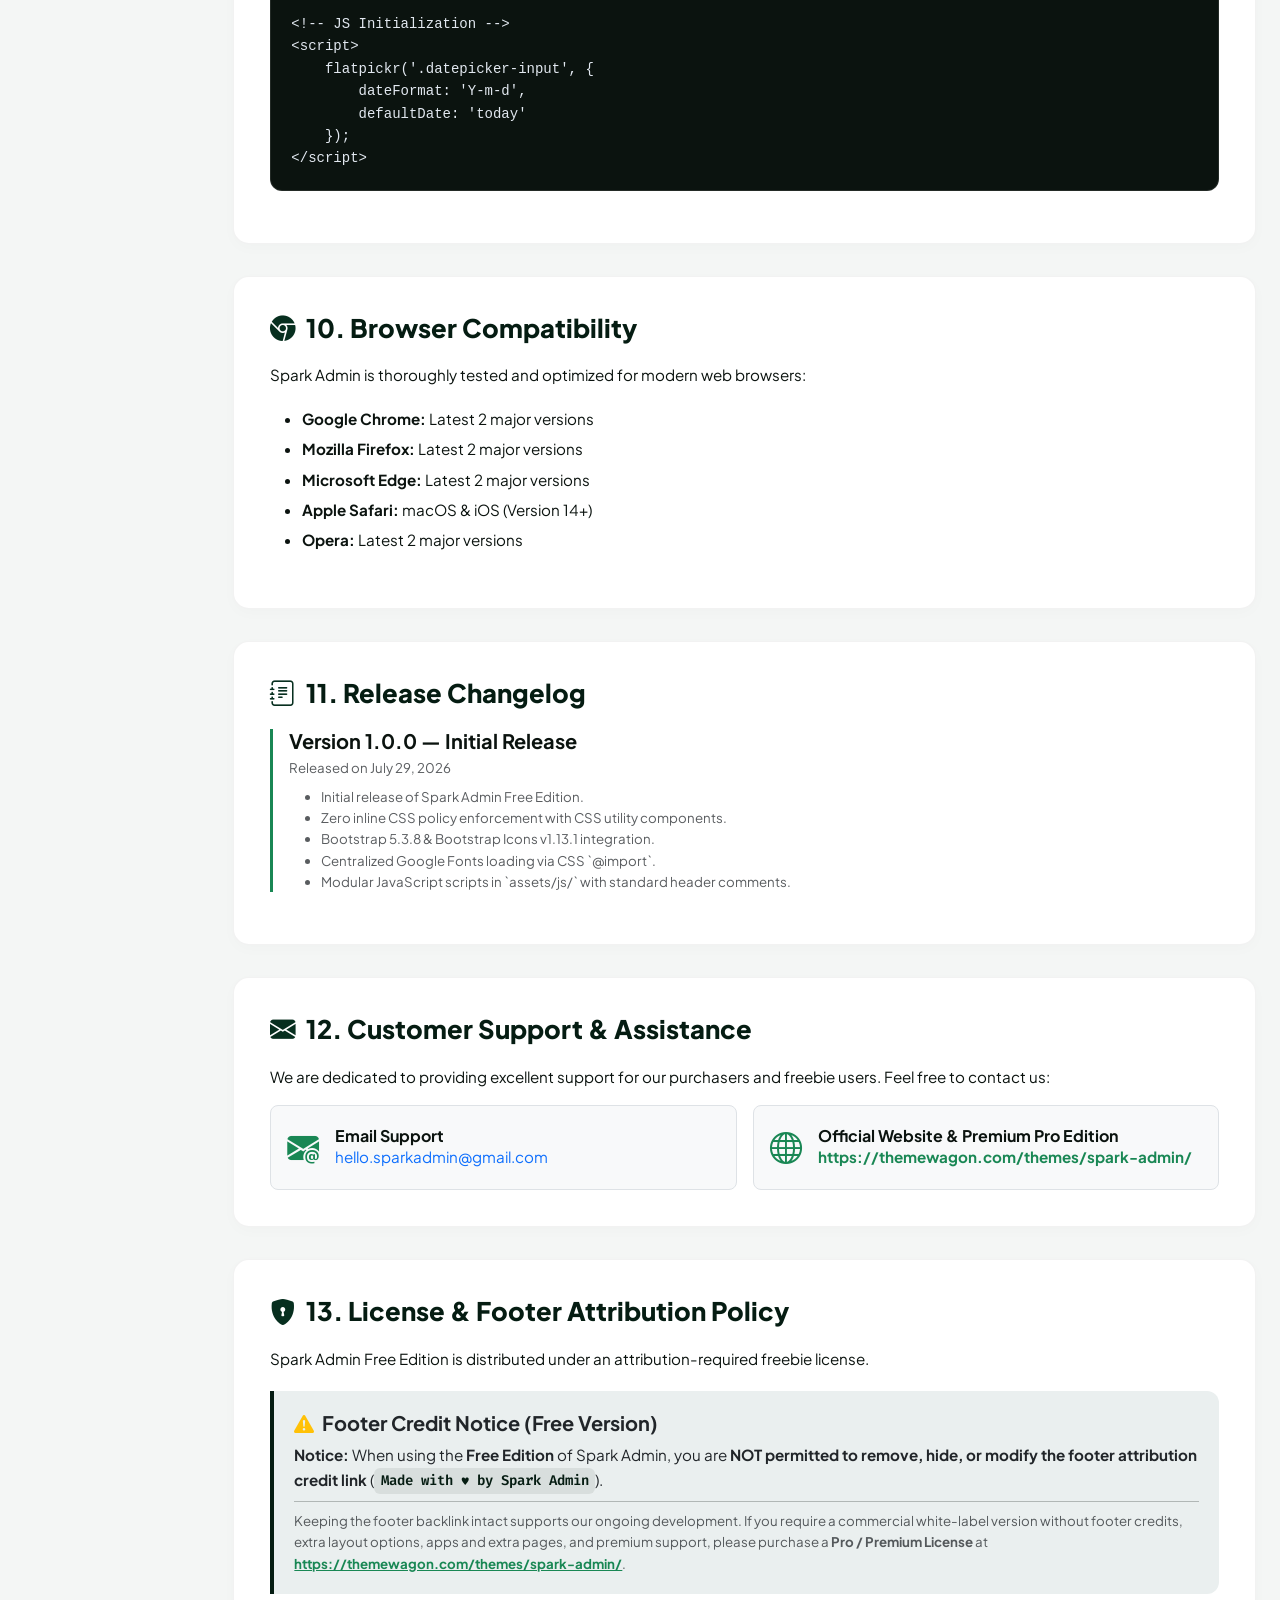
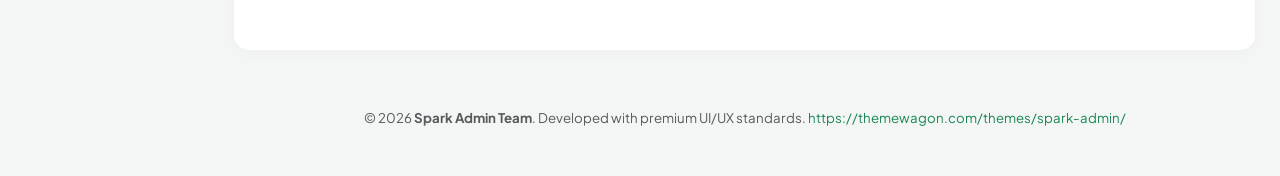
<file: public/spark/documentation/index.html>
<!DOCTYPE html>
<html lang="en">

<head>
  <meta charset="UTF-8">
  <meta name="viewport" content="width=device-width, initial-scale=1.0">
  <title>Spark Admin - Documentation & Developer Guide</title>

  <!-- Meta Information -->
  <meta name="description"
    content="Official documentation and developer guide for Spark Admin - Bootstrap 5 Admin Dashboard Template.">
  <meta name="author" content="Spark Admin Team">

  <!-- Favicon -->
  <link rel="icon" type="image/png" href="../assets/images/favicon.ico">

  <!-- Bootstrap 5 CSS & Icons -->
  <link rel="stylesheet" href="../assets/libs/bootstrap/css/bootstrap.min.css">
  <link rel="stylesheet" href="../assets/libs/bootstrap-icons/bootstrap-icons.css">

  <!-- Custom Documentation Stylesheet (Google Fonts imported via CSS) -->
  <link rel="stylesheet" href="assets/css/docs.css">
</head>

<body>

  <!-- Header Navigation -->
  <header class="doc-navbar d-flex align-items-center">
    <div class="container-fluid px-4 d-flex align-items-center justify-content-between">
      <div class="d-flex align-items-center gap-3">
        <a href="../index.html" class="doc-brand">
          <i class="bi bi-asterisk"></i>
          <span>Spark Admin</span>
        </a>
        <span class="doc-version-badge">v1.0 Freebie</span>
      </div>
      <div class="d-flex align-items-center gap-3">
        <a href="https://themewagon.github.io/spark-admin/" target="_blank"
          class="btn btn-sm btn-outline-light d-none d-md-inline-flex align-items-center gap-1">
          <i class="bi bi-box-arrow-up-right"></i> Live Preview
        </a>
        <a href="https://themewagon.com/themes/spark-admin/" target="_blank" class="btn btn-sm btn-doc-lime">
          <i class="bi bi-rocket-takeoff-fill me-1"></i> Download now
        </a>
      </div>
    </div>
  </header>

  <!-- Main Content Layout -->
  <div class="container-fluid px-4 py-4">
    <div class="row">

      <!-- Sticky Sidebar Navigation -->
      <div class="col-lg-3 col-xl-2">
        <div class="doc-sidebar">
          <div class="doc-sidebar-title">Getting Started</div>
          <nav class="nav flex-column">
            <a class="nav-link active" href="#introduction"><i class="bi bi-info-circle"></i> 1. Introduction</a>
            <a class="nav-link" href="#file-structure"><i class="bi bi-folder2-open"></i> 2. File Structure</a>
            <a class="nav-link" href="#quick-start"><i class="bi bi-play-circle"></i> 3. Quick Start</a>
          </nav>

          <div class="doc-sidebar-title">Design & Architecture</div>
          <nav class="nav flex-column">
            <a class="nav-link" href="#design-system"><i class="bi bi-palette"></i> 4. Design System</a>
            <a class="nav-link" href="#javascript"><i class="bi bi-code-slash"></i> 5. JS Architecture</a>
            <a class="nav-link" href="#reusable-components"><i class="bi bi-cpu"></i> 6. Reusable Objects</a>
          </nav>

          <div class="doc-sidebar-title">Pages & Elements</div>
          <nav class="nav flex-column">
            <a class="nav-link" href="#page-templates"><i class="bi bi-layers-fill"></i> 7. Pre-built Pages</a>
            <a class="nav-link" href="#ui-components"><i class="bi bi-grid-fill"></i> 8. UI Components</a>
            <a class="nav-link" href="#charts-plugins"><i class="bi bi-graph-up-arrow"></i> 9. Charts & Plugins</a>
          </nav>

          <div class="doc-sidebar-title">Information & Legal</div>
          <nav class="nav flex-column">
            <a class="nav-link" href="#browser-support"><i class="bi bi-browser-chrome"></i> 10. Compatibility</a>
            <a class="nav-link" href="#changelog"><i class="bi bi-journal-text"></i> 11. Changelog</a>
            <a class="nav-link" href="#support"><i class="bi bi-envelope-fill"></i> 12. Support</a>
            <a class="nav-link" href="#license"><i class="bi bi-shield-lock-fill"></i> 13. License & Attribution</a>
          </nav>
        </div>
      </div>

      <!-- Documentation Content Area -->
      <div class="col-lg-9 col-xl-10">

        <!-- Hero Header Banner -->
        <div class="doc-hero">
          <div class="d-flex align-items-center gap-2 mb-2">
            <span class="doc-badge-lime">DEVELOPER GUIDE</span>
            <span class="text-white-50">• Bootstrap 5 Admin Template</span>
          </div>
          <h1>Spark Admin Documentation</h1>
          <p class="mb-3">
            Welcome to the official developer documentation for <strong>Spark Admin</strong>. Crafted with premium UI/UX
            standards, modern Vanilla CSS, zero inline styles, and developer-friendly reusable components.
          </p>
          <div class="d-flex gap-2 flex-wrap">
            <a href="https://themewagon.com/themes/spark-admin/" target="_blank" class="btn btn-doc-lime me-2">
              <i class="bi bi-star-fill me-1"></i> Get Spark Admin (Free)
            </a>
            <a href="https://themewagon.github.com/spark-admin/" target="_blank" class="btn btn-outline-light">
              <i class="bi bi-layout-dashboard me-1"></i> View Live (Free)
            </a>
          </div>
        </div>

        <!-- 1. Introduction Section -->
        <section id="introduction" class="doc-section">
          <h2><i class="bi bi-info-circle"></i> 1. Introduction</h2>
          <p>
            <strong>Spark Admin</strong> is a premium, lightweight, responsive Bootstrap 5 Admin Template designed for
            SaaS platforms, web applications, dashboards, and enterprise web portals.
          </p>

          <div class="doc-alert doc-alert-tip">
            <strong>Architecture Standards:</strong>
            <ul class="mb-0 mt-2">
              <li><strong>Zero Inline CSS:</strong> All styling logic strictly resides inside structured stylesheets.
              </li>
              <li><strong>High Component Reusability:</strong> Cards, Stat Badges, Progress Bars, Tables, and Action
                Buttons are modularly designed for effortless developer reuse.</li>
              <li><strong>Centralized Fonts:</strong> Google Fonts are imported via CSS `@import`, avoiding font link
                tags in HTML files.</li>
              <li><strong>Modular Script Files:</strong> Custom logic is separated into standalone JS files inside
                <code>assets/js/</code>.
              </li>
              <li><strong>Developer Friendly:</strong> HTML markup contains helpful inline commentary explaining
                component structures.</li>
            </ul>
          </div>
        </section>

        <!-- 2. File Structure Section -->
        <section id="file-structure" class="doc-section">
          <h2><i class="bi bi-folder2-open"></i> 2. File Structure & Assets</h2>
          <p>Below is the structured directory layout of the Spark Admin template workspace:</p>

          <pre><button class="btn-copy" onclick="copyCode(this)">Copy</button><code>spark-admin-free/
├── assets/
│   ├── css/
│   │   └── main.css           # Core Design System & Custom Stylesheet
│   ├── images/
│   │   └── favicon.ico        # Template Favicon
│   ├── js/
│   │   ├── dashboard.js       # Core ApexCharts & Mobile Navigation logic
│   │   └── auth.js            # Login & Auth form interaction script
│   └── libs/
│       ├── apexcharts/        # ApexCharts v4.x Library
│       ├── bootstrap/         # Bootstrap v5.3.8 Framework
│       ├── bootstrap-icons/   # Bootstrap Icons v1.13.1 Icon Set
│       └── flatpickr/         # Flatpickr v4.6.13 Datepicker
├── documentation/
│   ├── assets/
│   │   ├── css/
│   │   │   └── docs.css       # Dedicated Documentation Stylesheet
│   │   └── js/
│   │       └── docs.js        # Documentation Interaction Script
│   └── index.html             # Developer Documentation & User Guide

├── index.html                 # Main Analytics Dashboard Page
├── page-404.html              # 404 Error Page Template
├── page-blank.html            # Blank Starter Page Template
├── page-login.html            # Authentication Login Page
├── tables-basic.html          # Basic & Striped Data Tables Page
├── ui-buttons.html            # Button Variants & Component Page
├── ui-forms.html              # Form Inputs, Selects & Validation Page
└── README.md                  # Workspace README & Overview</code></pre>
        </section>

        <!-- 3. Quick Start Section -->
        <section id="quick-start" class="doc-section">
          <h2><i class="bi bi-play-circle"></i> 3. Quick Start & Setup</h2>
          <p>To run Spark Admin locally, simply open any HTML file in your web browser or serve it via a local web
            server (e.g. Apache, Nginx, VS Code Live Server):</p>

          <pre><button class="btn-copy" onclick="copyCode(this)">Copy</button><code># Example: Serving via simple HTTP server
npx serve .
# or Python simple server
python3 -m http.server 8000</code></pre>

          <p>Navigate to <code>http://localhost:8000/index.html</code> to view the dashboard.</p>
        </section>

        <!-- 4. Design System Section -->
        <section id="design-system" class="doc-section">
          <h2><i class="bi bi-palette"></i> 4. Design System & CSS Variables</h2>
          <p>
            Spark Admin features a dark-green forest design palette combined with vibrant lime highlights
            (<code>--brand-lime</code>).
          </p>

          <div class="table-responsive">
            <table class="table table-hover align-middle">
              <thead class="table-light">
                <tr>
                  <th>Variable Name</th>
                  <th>Color Preview / Value</th>
                  <th>Usage Scope</th>
                </tr>
              </thead>
              <tbody>
                <tr>
                  <td><code>--brand-forest-dark</code></td>
                  <td><span class="color-swatch swatch-forest-dark"></span><code>#051C12</code></td>
                  <td>Sidebar dark background & brand identity</td>
                </tr>
                <tr>
                  <td><code>--brand-forest-medium</code></td>
                  <td><span class="color-swatch swatch-forest-medium"></span><code>#072F1F</code></td>
                  <td>Hero alert banners & primary chart series</td>
                </tr>
                <tr>
                  <td><code>--brand-lime</code></td>
                  <td><span class="color-swatch swatch-lime"></span><code>#B4F105</code></td>
                  <td>Lime accent highlight, active indicators & buttons</td>
                </tr>
                <tr>
                  <td><code>--bs-body-bg</code></td>
                  <td><span class="color-swatch swatch-body-bg"></span><code>#F4F6F5</code></td>
                  <td>Main body canvas background color</td>
                </tr>
                <tr>
                  <td><code>--text-main</code></td>
                  <td><span class="color-swatch swatch-text-main"></span><code>#0B130F</code></td>
                  <td>Primary typography color for headers and titles</td>
                </tr>
              </tbody>
            </table>
          </div>

          <h3 id="css-variables" class="mt-4">CSS Customization Example</h3>
          <p>To tweak theme variables, open <code>assets/css/main.css</code> and update the <code>:root</code> block:
          </p>
          <pre><button class="btn-copy" onclick="copyCode(this)">Copy</button><code>:root {
    /* Modify core brand colors */
    --brand-forest-dark: #051C12;
    --brand-forest-medium: #072F1F;
    --brand-lime: #B4F105;
    
    /* Layout Dimensions */
    --sidebar-width: 280px;
    --navbar-height: 80px;
}</code></pre>
        </section>

        <!-- 5. JavaScript Architecture Section -->
        <section id="javascript" class="doc-section">
          <h2><i class="bi bi-code-slash"></i> 5. JavaScript Architecture & Logic</h2>
          <p>Spark Admin's interactive logic is encapsulated in modular scripts inside <code>assets/js/</code>:</p>

          <ol class="lh-lg">
            <li><strong><code>dashboard.js</code>:</strong> Handles mobile sidebar off-canvas backdrop, ApexCharts
              initializations, and dashboard interactions.</li>
            <li><strong><code>auth.js</code>:</strong> Manages password visibility toggles and login form validation.
            </li>
            <li><strong><code>docs.js</code>:</strong> Controls documentation copy snippet interactions and smooth
              scrolling.</li>
          </ol>

          <pre><button class="btn-copy" onclick="copyCode(this)">Copy</button><code>// Example: Mobile Sidebar Backdrop Overlay in dashboard.js
const sidebar = document.querySelector('.sidebar-wrapper');
const toggleBtn = document.querySelector('.sidebar-toggle-btn');
let overlay = document.createElement('div');
overlay.className = 'sidebar-overlay';
document.body.appendChild(overlay);

if (toggleBtn && sidebar) {
    toggleBtn.addEventListener('click', function (e) {
        e.stopPropagation();
        sidebar.classList.toggle('show');
        overlay.classList.toggle('show', sidebar.classList.contains('show'));
    });
}</code></pre>
        </section>

        <!-- 6. Reusable Objects Section -->
        <section id="reusable-components" class="doc-section">
          <h2><i class="bi bi-cpu"></i> 6. Reusable Components & Helper Classes</h2>
          <p>All component styling relies on zero inline styles. Here are reusable utility classes provided in
            <code>assets/css/main.css</code>:
          </p>

          <div class="table-responsive">
            <table class="table table-bordered table-striped align-middle">
              <thead class="table-dark">
                <tr>
                  <th>Utility Class</th>
                  <th>Description / Applied CSS</th>
                </tr>
              </thead>
              <tbody>
                <tr>
                  <td><code>.z-index-2</code></td>
                  <td>Sets element z-index to 2 to stack over background overlays.</td>
                </tr>
                <tr>
                  <td><code>.sparkline-card-footer</code></td>
                  <td>Negative margin container for embedding bottom sparkline charts inside cards.</td>
                </tr>
                <tr>
                  <td><code>.chart-legend-label</code></td>
                  <td>Standardized font size (0.75rem) and weight (600) for chart legends.</td>
                </tr>
                <tr>
                  <td><code>.stat-value-amount</code></td>
                  <td>Large stat metric typography (1.6rem, font-weight: 800).</td>
                </tr>
                <tr>
                  <td><code>.fs-xs</code></td>
                  <td>Extra small text helper utility (font-size: 0.75rem).</td>
                </tr>
                <tr>
                  <td><code>.w-38</code>, <code>.w-50</code>, <code>.w-65</code>, <code>.w-85</code></td>
                  <td>Percentage width utilities for progress bar elements without inline styles.</td>
                </tr>
                <tr>
                  <td><code>.empty-state-icon</code></td>
                  <td>Large translucent icon styling for empty state screens.</td>
                </tr>
              </tbody>
            </table>
          </div>
        </section>

        <!-- 7. Pre-built Pages Section -->
        <section id="page-templates" class="doc-section">
          <h2><i class="bi bi-layers-fill"></i> 7. Pre-built Page Templates</h2>
          <p>Spark Admin includes a comprehensive set of ready-to-use HTML template pages for rapid application
            development:</p>

          <div class="table-responsive">
            <table class="table table-hover align-middle">
              <thead class="table-light">
                <tr>
                  <th>Page File</th>
                  <th>Description</th>
                  <th>Target Use Case</th>
                </tr>
              </thead>
              <tbody>
                <tr>
                  <td><code>index.html</code></td>
                  <td>Full Analytics Dashboard overview</td>
                  <td>Main application dashboard with charts, stats & tables</td>
                </tr>
                <tr>
                  <td><code>tables-basic.html</code></td>
                  <td>Styled data tables with badges and pagination</td>
                  <td>User management, order lists, transaction history</td>
                </tr>
                <tr>
                  <td><code>ui-forms.html</code></td>
                  <td>Input fields, select groups, switches & datepicker</td>
                  <td>Settings forms, user profile updates, creation forms</td>
                </tr>
                <tr>
                  <td><code>ui-buttons.html</code></td>
                  <td>Button variants, outline buttons & alert banners</td>
                  <td>UI component guidelines and notification alerts</td>
                </tr>
                <tr>
                  <td><code>page-blank.html</code></td>
                  <td>Clean layout skeleton template</td>
                  <td>Quick starting point for building custom subpages</td>
                </tr>
                <tr>
                  <td><code>page-login.html</code></td>
                  <td>Centered auth form with password toggle</td>
                  <td>Login screen, sign-up screen, password reset</td>
                </tr>
                <tr>
                  <td><code>page-404.html</code></td>
                  <td>404 Error page screen</td>
                  <td>Handling invalid routes or missing resources</td>
                </tr>
              </tbody>
            </table>
          </div>
        </section>

        <!-- 8. UI Components Section -->
        <section id="ui-components" class="doc-section">
          <h2><i class="bi bi-grid-fill"></i> 8. UI Components & Usage</h2>

          <h3>Custom Brand Buttons</h3>
          <p>Use brand button utility classes for consistent call-to-action styling:</p>
          <div class="mb-3 d-flex gap-2 flex-wrap align-items-center">
            <button class="btn btn-doc-dark">Dark Forest</button>
            <button class="btn btn-doc-medium">Forest Medium</button>
            <button class="btn btn-doc-lime">Lime Accent</button>
            <button class="btn btn-outline-dark">Outline Dark</button>
          </div>

          <pre><button class="btn-copy" onclick="copyCode(this)">Copy</button><code><!-- Lime Accent Button -->
&lt;button class="btn btn-custom btn-custom-lime"&gt;Lime Action&lt;/button&gt;

<!-- Dark Forest Button -->
&lt;button class="btn btn-custom btn-custom-primary"&gt;Primary Action&lt;/button&gt;</code></pre>

          <h3 class="mt-4">Stat Cards with Mini Badges</h3>
          <p>KPI metric card structure example:</p>
          <pre><button class="btn-copy" onclick="copyCode(this)">Copy</button><code>&lt;div class="card card-stat d-flex flex-column justify-content-between"&gt;
    &lt;div&gt;
        &lt;div class="card-header"&gt;
            &lt;span class="stat-label"&gt;Net Income&lt;/span&gt;
        &lt;/div&gt;
        &lt;div class="stat-value"&gt;$196.000&lt;/div&gt;
        &lt;div class="trend-badge trend-up"&gt;
            &lt;i class="bi bi-arrow-up-right"&gt;&lt;/i&gt;
            &lt;span&gt;+35% from last month&lt;/span&gt;
        &lt;/div&gt;
    &lt;/div&gt;
    &lt;div class="sparkline-container sparkline-card-footer"&gt;
        &lt;div id="income-sparkline"&gt;&lt;/div&gt;
    &lt;/div&gt;
&lt;/div&gt;</code></pre>
        </section>

        <!-- 9. Charts & Plugins Section -->
        <section id="charts-plugins" class="doc-section">
          <h2><i class="bi bi-graph-up-arrow"></i> 9. Charts & Plugins Integration</h2>

          <h3>ApexCharts Setup</h3>
          <p>Include ApexCharts CSS in <code>&lt;head&gt;</code> and JS before closing <code>&lt;/body&gt;</code>:</p>
          <pre><button class="btn-copy" onclick="copyCode(this)">Copy</button><code>&lt;!-- Local CSS --&gt;
&lt;link rel="stylesheet" href="assets/libs/apexcharts/apexcharts.css"&gt;

&lt;!-- Local JS --&gt;
&lt;script src="assets/libs/apexcharts/apexcharts.min.js"&gt;&lt;/script&gt;</code></pre>

          <p>Chart container element:</p>
          <pre><button class="btn-copy" onclick="copyCode(this)">Copy</button><code>&lt;div id="revenue-chart"&gt;&lt;/div&gt;</code></pre>

          <h3 class="mt-4">Flatpickr Datepicker Setup</h3>
          <pre><button class="btn-copy" onclick="copyCode(this)">Copy</button><code>&lt;!-- HTML Input --&gt;
&lt;input type="text" class="form-control datepicker-input" placeholder="Select date range"&gt;

&lt;!-- JS Initialization --&gt;
&lt;script&gt;
    flatpickr('.datepicker-input', {
        dateFormat: 'Y-m-d',
        defaultDate: 'today'
    });
&lt;/script&gt;</code></pre>
        </section>

        <!-- 10. Browser Support Section -->
        <section id="browser-support" class="doc-section">
          <h2><i class="bi bi-browser-chrome"></i> 10. Browser Compatibility</h2>
          <p>Spark Admin is thoroughly tested and optimized for modern web browsers:</p>
          <ul class="lh-lg">
            <li><strong>Google Chrome:</strong> Latest 2 major versions</li>
            <li><strong>Mozilla Firefox:</strong> Latest 2 major versions</li>
            <li><strong>Microsoft Edge:</strong> Latest 2 major versions</li>
            <li><strong>Apple Safari:</strong> macOS & iOS (Version 14+)</li>
            <li><strong>Opera:</strong> Latest 2 major versions</li>
          </ul>
        </section>

        <!-- 11. Changelog Section -->
        <section id="changelog" class="doc-section">
          <h2><i class="bi bi-journal-text"></i> 11. Release Changelog</h2>

          <div class="border-start border-3 border-success ps-3 my-3">
            <h5 class="fw-bold mb-1">Version 1.0.0 — Initial Release</h5>
            <p class="text-muted small mb-2">Released on July 29, 2026</p>
            <ul class="small mb-0 text-muted">
              <li>Initial release of Spark Admin Free Edition.</li>
              <li>Zero inline CSS policy enforcement with CSS utility components.</li>
              <li>Bootstrap 5.3.8 & Bootstrap Icons v1.13.1 integration.</li>
              <li>Centralized Google Fonts loading via CSS `@import`.</li>
              <li>Modular JavaScript scripts in `assets/js/` with standard header comments.</li>
            </ul>
          </div>
        </section>

        <!-- 12. Support Section -->
        <section id="support" class="doc-section">
          <h2><i class="bi bi-envelope-fill"></i> 12. Customer Support & Assistance</h2>
          <p>We are dedicated to providing excellent support for our purchasers and freebie users. Feel free to contact
            us:</p>

          <div class="row g-3">
            <div class="col-md-6">
              <div class="p-3 border rounded-3 bg-light d-flex align-items-center gap-3">
                <i class="bi bi-envelope-at-fill fs-2 text-success"></i>
                <div>
                  <h6 class="fw-bold mb-0">Email Support</h6>
                  <a href="mailto:hello.sparkadmin@gmail.com"
                    class="text-decoration-none">hello.sparkadmin@gmail.com</a>
                </div>
              </div>
            </div>
            <div class="col-md-6">
              <div class="p-3 border rounded-3 bg-light d-flex align-items-center gap-3">
                <i class="bi bi-globe fs-2 text-success"></i>
                <div>
                  <h6 class="fw-bold mb-0">Official Website & Premium Pro Edition</h6>
                  <a href="#!"
                    class="text-decoration-none fw-bold text-success">https://themewagon.com/themes/spark-admin/</a>
                </div>
              </div>
            </div>
          </div>
        </section>

        <!-- 13. License & Footer Credit Policy Section -->
        <section id="license" class="doc-section">
          <h2><i class="bi bi-shield-lock-fill"></i> 13. License & Footer Attribution Policy</h2>
          <p>Spark Admin Free Edition is distributed under an attribution-required freebie license.</p>

          <div class="doc-alert doc-alert-info">
            <h5 class="fw-bold text-dark mb-2"><i class="bi bi-exclamation-triangle-fill me-2 text-warning"></i>Footer
              Credit Notice (Free Version)</h5>
            <p class="mb-2 text-dark">
              <strong>Notice:</strong> When using the <strong>Free Edition</strong> of Spark Admin, you are <strong>NOT
                permitted to remove, hide, or modify the footer attribution credit link</strong>
              (<code>Made with ♥ by Spark Admin</code>).
            </p>
            <hr class="my-2">
            <p class="small mb-0 text-muted">
              Keeping the footer backlink intact supports our ongoing development. If you require a commercial
              white-label version without footer credits, extra layout options, apps and extra pages, and premium
              support, please purchase a <strong>Pro / Premium License</strong> at <a href="#!"
                class="fw-bold text-success">https://themewagon.com/themes/spark-admin/</a>.
            </p>
          </div>
        </section>

        <!-- Footer -->
        <footer class="py-4 text-center text-muted small">
          <p class="mb-0">&copy; 2026 <strong>Spark Admin Team</strong>. Developed with premium UI/UX standards. <a
              href="#!" class="text-success text-decoration-none">https://themewagon.com/themes/spark-admin/</a></p>
        </footer>
      </div>
    </div>
  </div>

  <!-- Back to top button -->
  <a href="#" class="back-to-top" title="Back to top">
    <i class="bi bi-arrow-up"></i>
  </a>

  <!-- Local Bootstrap bundle -->
  <script src="../assets/libs/bootstrap/js/bootstrap.bundle.min.js"></script>

  <!-- Custom Documentation script module -->
  <script src="assets/js/docs.js"></script>
</body>

</html>
</file>
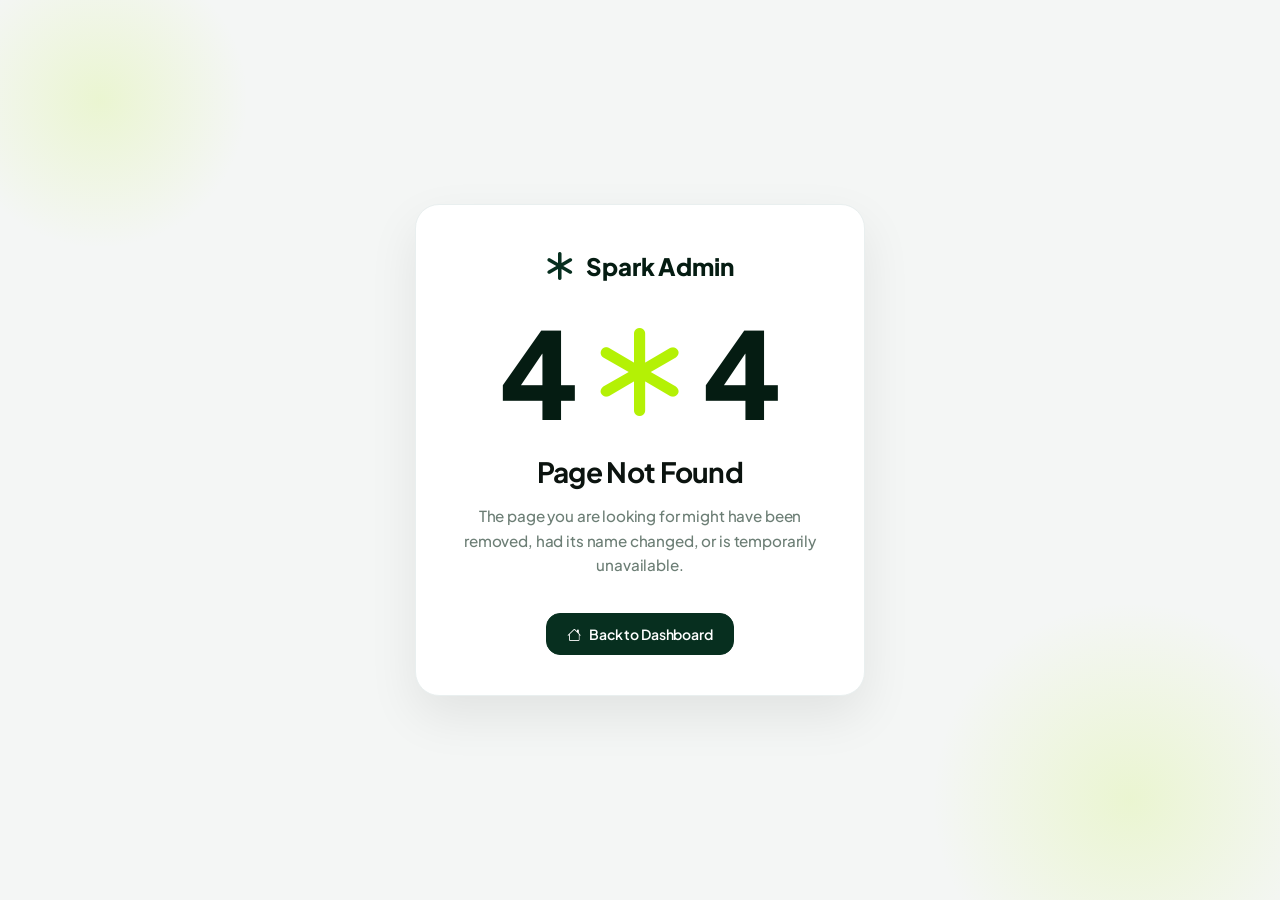
<file: public/spark/page-404.html>
<!DOCTYPE html>
<html lang="en">
<head>
    <meta charset="UTF-8">
    <meta name="viewport" content="width=device-width, initial-scale=1.0">
    <title>404 Page Not Found - Spark Admin Premium Bootstrap 5 Admin Dashboard Template</title>
    
    <!-- SEO Optimization -->
    <meta name="description" content="404 Page Not Found - Spark Admin Premium Bootstrap 5 Admin Dashboard Template">
    <meta name="author" content="Spark Admin Team">
    
    <!-- Favicon -->
    <link rel="icon" type="image/png" href="assets/images/favicon.ico">
    
    <!-- Local Third-Party Libraries (100% Offline Compatible) -->
    <link rel="stylesheet" href="assets/libs/bootstrap/css/bootstrap.min.css">
    <link rel="stylesheet" href="assets/libs/bootstrap-icons/bootstrap-icons.css">
    
    <!-- Main Design System & Custom Stylesheet -->
    <link rel="stylesheet" href="assets/css/main.css">
</head>
<body>

    <!-- ==========================================
         START: 404 Error Page Container & Card
         ========================================== -->
    <div class="login-wrapper">
        <!-- Glowing background shapes matching theme aesthetic -->
        <div class="login-bg-shape login-bg-shape-1"></div>
        <div class="login-bg-shape login-bg-shape-2"></div>
        
        <!-- Main centered error card layout -->
        <div class="login-card text-center">
            
            <!-- Brand Identity -->
            <a href="index.html" class="login-brand text-decoration-none">
                <i class="bi bi-asterisk"></i>
                <span>Spark Admin</span>
            </a>
            
            <!-- Giant 404 header with spinning asterisk Zero -->
            <div class="error-title-huge">
                <span>4</span>
                <i class="bi bi-asterisk"></i>
                <span>4</span>
            </div>
            
            <h2 class="error-subtitle">Page Not Found</h2>
            <p class="error-desc">
                The page you are looking for might have been removed, had its name changed, or is temporarily unavailable.
            </p>
            
            <div class="error-actions-group">
                <a href="index.html" class="btn-custom btn-custom-primary">
                    <i class="bi bi-house"></i> Back to Dashboard
                </a>
            </div>
            
        </div>
    </div>
    <!-- END: 404 Error Page Container -->

    <!-- Local Third-Party Libraries Script dependencies -->
    <script src="assets/libs/bootstrap/js/bootstrap.bundle.min.js"></script>
</body>
</html>
</file>
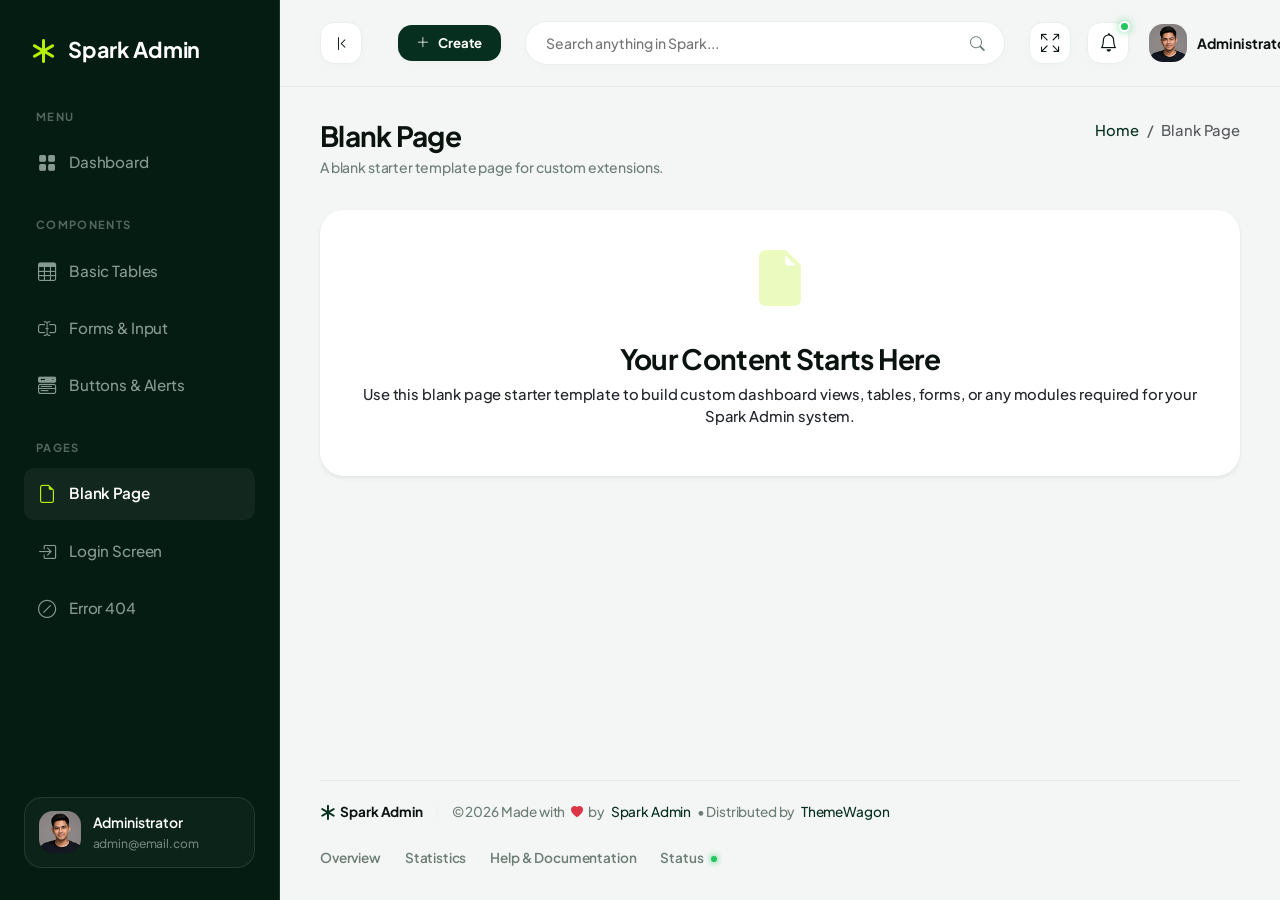
<file: public/spark/page-blank.html>
<!DOCTYPE html>
<html lang="en">

<head>
  <meta charset="UTF-8">
  <meta name="viewport" content="width=device-width, initial-scale=1.0">
  <title>Blank Page - Spark Admin Premium Bootstrap 5 Admin Dashboard Template</title>

  <!-- SEO Optimization -->
  <meta name="description" content="Blank Page - Spark Admin Premium Bootstrap 5 Admin Dashboard Template">
  <meta name="author" content="Spark Admin Team">

  <!-- Favicon -->
  <link rel="icon" type="image/png" href="assets/images/favicon.ico">

  <!-- Local Third-Party Libraries (100% Offline Compatible) -->
  <link rel="stylesheet" href="assets/libs/bootstrap/css/bootstrap.min.css">
  <link rel="stylesheet" href="assets/libs/bootstrap-icons/bootstrap-icons.css">
  <link rel="stylesheet" href="assets/libs/apexcharts/apexcharts.css">
  <link rel="stylesheet" href="assets/libs/flatpickr/flatpickr.min.css">

  <!-- Main Design System & Custom Stylesheet -->
  <link rel="stylesheet" href="assets/css/main.css">
</head>

<body>

  <!-- ==========================================
         START: Sidebar Component
         Highly polished, dark-green navigation
         ========================================== -->
  <div class="sidebar-wrapper" id="sidebar">
    <!-- Brand Logo / Identity -->
    <a href="index.html" class="sidebar-brand">
      <i class="bi bi-asterisk"></i>
      <span>Spark Admin</span>
    </a>

    <!-- Navigation Menu -->
    <div class="flex-grow-1 overflow-y-auto">
      <!-- Group: Menu -->
      <div class="sidebar-menu-section">
        <div class="sidebar-menu-title">Menu</div>
        <ul class="sidebar-menu-list">
          <li class="sidebar-menu-item">
            <a href="index.html" class="sidebar-menu-link" id="menu-overview" title="Overview">
              <i class="bi bi-grid-fill"></i>
              <span>Dashboard</span>
            </a>
          </li>
        </ul>
      </div>

      <!-- Group: Components -->
      <div class="sidebar-menu-section">
        <div class="sidebar-menu-title">Components</div>
        <ul class="sidebar-menu-list">
          <li class="sidebar-menu-item">
            <a href="tables-basic.html" class="sidebar-menu-link" id="menu-basictables" title="Basic Tables">
              <i class="bi bi-table"></i>
              <span>Basic Tables</span>
            </a>
          </li>
          <li class="sidebar-menu-item">
            <a href="ui-forms.html" class="sidebar-menu-link" id="menu-uiforms" title="Forms and Input">
              <i class="bi bi-input-cursor-text"></i>
              <span>Forms & Input</span>
            </a>
          </li>
          <li class="sidebar-menu-item">
            <a href="ui-buttons.html" class="sidebar-menu-link" id="menu-uibuttons" title="Buttons">
              <i class="bi bi-menu-button-wide-fill"></i>
              <span>Buttons & Alerts</span>
            </a>
          </li>
        </ul>
      </div>

      <!-- Group: Pages -->
      <div class="sidebar-menu-section">
        <div class="sidebar-menu-title">Pages</div>
        <ul class="sidebar-menu-list">
          <li class="sidebar-menu-item">
            <a href="page-blank.html" class="sidebar-menu-link active" id="menu-blankpage" title="Blank Page">
              <i class="bi bi-file-earmark"></i>
              <span>Blank Page</span>
            </a>
          </li>
          <li class="sidebar-menu-item">
            <a href="page-login.html" class="sidebar-menu-link" id="menu-loginpage" title="Login Page">
              <i class="bi bi-box-arrow-in-right"></i>
              <span>Login Screen</span>
            </a>
          </li>
          <li class="sidebar-menu-item">
            <a href="page-404.html" class="sidebar-menu-link" id="menu-404" title="404 Page">
              <i class="bi bi-slash-circle"></i>
              <span>Error 404</span>
            </a>
          </li>

        </ul>
      </div>
    </div>

    <!-- Sidebar Profile Card (Dynamic Footer) -->
    <div class="sidebar-profile">
      <img src="assets/images/avatar.png" alt="Administrator" class="sidebar-profile-img"
        onerror="this.src='https://images.unsplash.com/photo-1534528741775-53994a69daeb?q=80&w=256&auto=format&fit=crop'">
      <div class="sidebar-profile-info">
        <div class="sidebar-profile-name">Administrator</div>
        <div class="sidebar-profile-email">admin@email.com</div>
      </div>
    </div>
  </div>
  <!-- ==========================================
         END: Sidebar Component
         ========================================== -->


  <!-- ==========================================
         START: Main Content Area
         ========================================== -->
  <div class="main-wrapper">

    <!-- START: Top Navbar Component -->
    <header class="navbar-custom">
      <div class="navbar-left">
        <!-- Desktop sidebar toggle (visible on large screens only) -->
        <button class="btn-desktop-toggle d-none d-xl-flex align-items-center justify-content-center me-3"
          id="desktop-sidebar-toggle" aria-label="Minimize Sidebar">
          <i class="bi bi-chevron-bar-left"></i>
        </button>
        <!-- Mobile sidebar toggle -->
        <button class="sidebar-toggle-btn me-2" id="sidebar-toggle" aria-label="Toggle Navigation">
          <i class="bi bi-list"></i>
        </button>

        <!-- Quick Actions Dropdown -->
        <div class="dropdown ms-2">
          <button class="btn-quick-action dropdown-toggle" type="button" data-bs-toggle="dropdown" aria-expanded="false"
            id="quick-actions-dropdown">
            <i class="bi bi-plus-lg"></i>
            <span>Create</span>
          </button>
          <ul class="dropdown-menu dropdown-menu-quick-action" aria-labelledby="quick-actions-dropdown">
            <li class="dropdown-header">Quick Action Shortcuts</li>
            <li><a class="dropdown-item" href="#"><i class="bi bi-file-earmark-plus"></i> New Invoice</a></li>
            <li><a class="dropdown-item" href="#"><i class="bi bi-person-plus"></i> New User</a></li>
            <li><a class="dropdown-item" href="#"><i class="bi bi-box-seam"></i> New Product</a></li>
            <li>
              <hr class="dropdown-divider">
            </li>
            <li><a class="dropdown-item" href="#"><i class="bi bi-gear"></i> System Settings</a></li>
          </ul>
        </div>
      </div>

      <!-- Mid navbar: search pill -->
      <div class="navbar-search-wrapper">
        <input type="text" class="navbar-search-input" placeholder="Search anything in Spark..." id="main-search">
        <button class="navbar-search-btn" aria-label="Search">
          <i class="bi bi-search"></i>
        </button>
      </div>

      <!-- Right actions -->
      <div class="navbar-actions">
        <!-- Fullscreen Toggle -->
        <button class="navbar-action-btn me-1" aria-label="Toggle Fullscreen" id="btn-fullscreen">
          <i class="bi bi-arrows-fullscreen"></i>
        </button>
        <div class="dropdown">
          <button class="navbar-action-btn dropdown-toggle" type="button" data-bs-toggle="dropdown"
            aria-expanded="false" id="btn-notifications" data-bs-auto-close="outside">
            <i class="bi bi-bell"></i>
            <span class="navbar-action-badge"></span>
          </button>
          <div class="dropdown-menu dropdown-menu-end dropdown-menu-notification p-0"
            aria-labelledby="btn-notifications">
            <div class="notification-header">
              <h6 class="notification-title">Notifications</h6>
              <button class="btn-clear-all" type="button">Mark all read</button>
            </div>
            <div class="notification-list">
              <!-- Sale Notification -->
              <a href="#" class="notification-item">
                <div class="notification-icon bg-success text-white">
                  <i class="bi bi-wallet2"></i>
                </div>
                <div class="notification-content">
                  <p class="notification-text">New sale received: <strong>$150.00</strong></p>
                  <span class="notification-time">2 mins ago</span>
                </div>
                <span class="notification-unread-dot"></span>
              </a>
              <!-- User Registration Notification -->
              <a href="#" class="notification-item">
                <div class="notification-icon bg-primary text-white">
                  <i class="bi bi-person-plus-fill"></i>
                </div>
                <div class="notification-content">
                  <p class="notification-text">New user registered: <strong>John Doe</strong></p>
                  <span class="notification-time">1 hour ago</span>
                </div>
                <span class="notification-unread-dot"></span>
              </a>
              <!-- Low Stock Notification -->
              <a href="#" class="notification-item">
                <div class="notification-icon bg-warning text-dark">
                  <i class="bi bi-box-seam-fill"></i>
                </div>
                <div class="notification-content">
                  <p class="notification-text">Stock running low: <strong>Hoodie</strong></p>
                  <span class="notification-time">3 hours ago</span>
                </div>
              </a>
            </div>
            <a href="#" class="notification-footer">View All Notifications</a>
          </div>
        </div>

        <!-- Profile Dropdown -->
        <div class="dropdown ms-2">
          <button class="navbar-profile-btn dropdown-toggle" type="button" data-bs-toggle="dropdown"
            aria-expanded="false" id="profile-dropdown">
            <img src="assets/images/avatar.png" alt="Profile Image" class="navbar-profile-img">
            <span class="navbar-profile-name d-none d-md-inline">Administrator</span>
            <i class="bi bi-chevron-down navbar-profile-caret"></i>
          </button>
          <ul class="dropdown-menu dropdown-menu-end dropdown-menu-profile" aria-labelledby="profile-dropdown">
            <li class="dropdown-header">Welcome !</li>
            <li><a class="dropdown-item" href="#"><i class="bi bi-person"></i> My Account</a></li>
            <li><a class="dropdown-item" href="#"><i class="bi bi-gear"></i> Settings</a></li>
            <li><a class="dropdown-item" href="#"><i class="bi bi-lock"></i> Lock Screen</a></li>
            <li>
              <hr class="dropdown-divider">
            </li>
            <li><a class="dropdown-item text-danger" href="page-login.html"><i class="bi bi-box-arrow-right"></i>
                Logout</a></li>
          </ul>
        </div>
      </div>
    </header>
    <!-- END: Top Navbar Component -->

    <!-- START: Page Header Banner -->
    <div class="page-header">
      <div>
        <h1 class="page-title">Blank Page</h1>
        <p class="page-subtitle">A blank starter template page for custom extensions.</p>
      </div>
      <nav aria-label="breadcrumb">
        <ol class="breadcrumb mb-0">
          <li class="breadcrumb-item"><a href="index.html" class="text-decoration-none text-muted-green">Home</a></li>
          <li class="breadcrumb-item active text-main" aria-current="page">Blank Page</li>
        </ol>
      </nav>
    </div>
    <!-- END: Page Header Banner -->

    <!-- START: Blank Page Content Area -->
    <div class="card p-4 border-light shadow-sm text-center">
      <div>
        <div class="mb-4 text-lime empty-state-icon">
          <i class="bi bi-file-earmark-fill"></i>
        </div>
        <h3 class="mb-2">Your Content Starts Here</h3>
        <p class="text-muted-green mb-4">Use this blank page starter template to build custom dashboard views, tables,
          forms, or any modules required for your Spark Admin system.</p>
      </div>
    </div>
    <!-- END: Blank Page Content Area -->


    <!-- START: Footer Component -->
    <footer class="footer-custom">
      <div class="footer-left">
        <span class="footer-logo">
          <i class="bi bi-asterisk"></i> Spark Admin
        </span>
        <span class="footer-separator">|</span>
        <span class="footer-copy">&copy; 2026 Made with <i class="bi bi-heart-fill text-danger footer-heart"></i> by<a
            href="https://sparkadminpro.gumroad.com/" target="_blank">Spark Admin</a>• Distributed by <a
            href="https://www.themewagon.com/" target="_blank">ThemeWagon</a> </span>
      </div>
      <div class="footer-right">
        <ul class="footer-links">
          <li><a href="#" class="footer-link">Overview</a></li>
          <li><a href="#" class="footer-link">Statistics</a></li>
          <li><a href="#" class="footer-link">Help & Documentation</a></li>
          <li><a href="#" class="footer-link">Status <span class="status-dot"></span></a></li>
        </ul>
      </div>
    </footer>
    <!-- END: Footer Component -->

  </div>
  <!-- ==========================================
         END: Main Content Area
         ========================================== -->

  <!-- Local Third-Party Libraries Script dependencies -->
  <script src="assets/libs/bootstrap/js/bootstrap.bundle.min.js"></script>
  <script src="assets/libs/apexcharts/apexcharts.min.js"></script>
  <script src="assets/libs/flatpickr/flatpickr.min.js"></script>

  <!-- Local dashboard interactions controller -->
  <script src="assets/js/dashboard.js"></script>
</body>

</html>
</file>
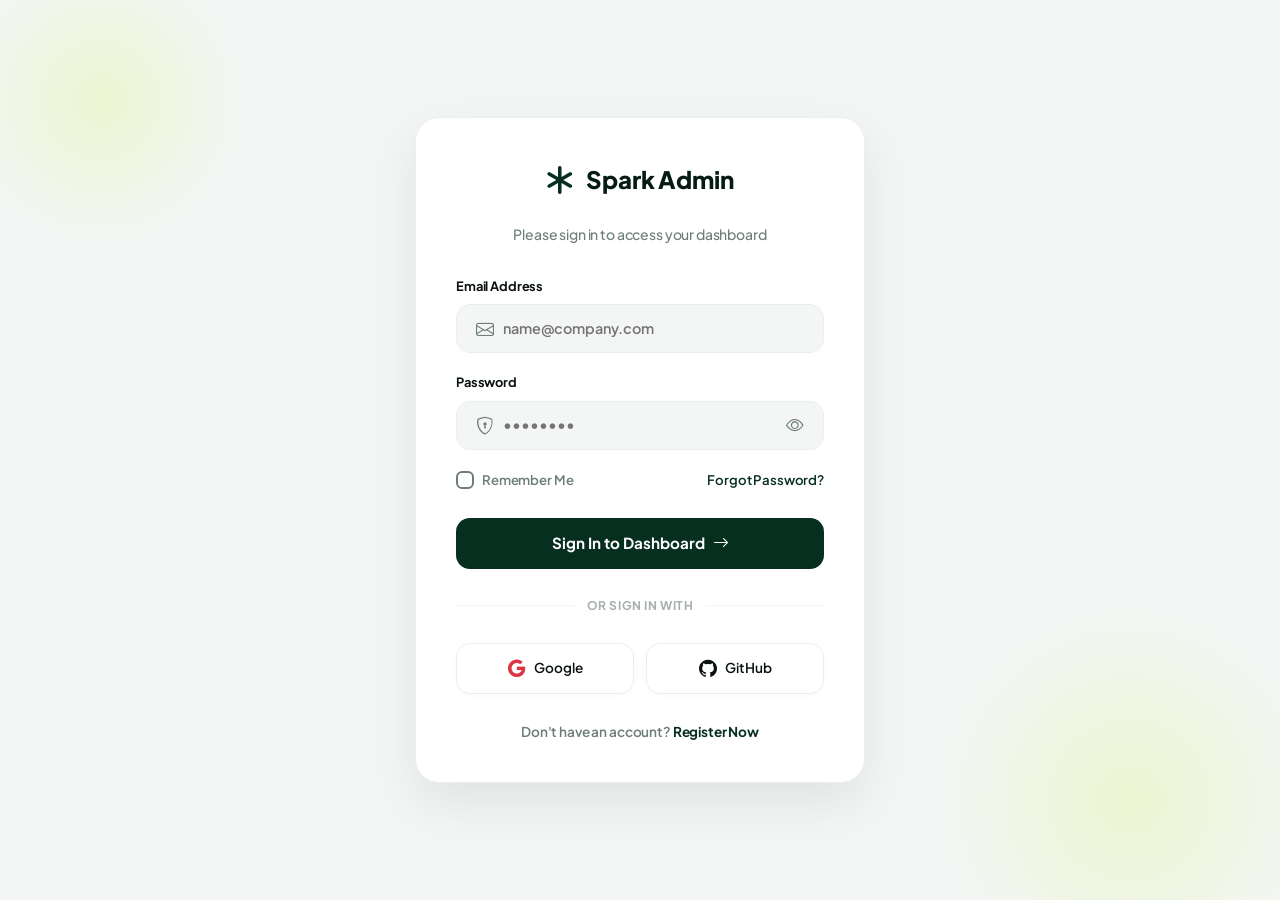
<file: public/spark/page-login.html>
<!DOCTYPE html>
<html lang="en">
<head>
    <meta charset="UTF-8">
    <meta name="viewport" content="width=device-width, initial-scale=1.0">
    <title>Login Screen - Spark Admin Premium Bootstrap 5 Admin Dashboard Template</title>
    
    <!-- SEO Optimization -->
    <meta name="description" content="Login Screen - Spark Admin Premium Bootstrap 5 Admin Dashboard Template">
    <meta name="author" content="Spark Admin Team">
    
    <!-- Favicon -->
    <link rel="icon" type="image/png" href="assets/images/favicon.ico">
    
    <!-- Local Third-Party Libraries (100% Offline Compatible) -->
    <link rel="stylesheet" href="assets/libs/bootstrap/css/bootstrap.min.css">
    <link rel="stylesheet" href="assets/libs/bootstrap-icons/bootstrap-icons.css">
    
    <!-- Main Design System & Custom Stylesheet -->
    <link rel="stylesheet" href="assets/css/main.css">
</head>
<body>

    <!-- ==========================================
         START: Authentication Container & Login Card
         ========================================== -->
    <div class="login-wrapper">
        <!-- Glowing background shapes for modern visual appearance -->
        <div class="login-bg-shape login-bg-shape-1"></div>
        <div class="login-bg-shape login-bg-shape-2"></div>
        
        <!-- Main centered login card -->
        <div class="login-card">
            
            <!-- Brand Identity -->
            <a href="index.html" class="login-brand text-decoration-none">
                <i class="bi bi-asterisk"></i>
                <span>Spark Admin</span>
            </a>
            
            <p class="login-subtitle">Please sign in to access your dashboard</p>
            
            <!-- Login Form -->
            <form action="index.html" method="GET" id="loginForm" class="needs-validation" novalidate>
                
                <!-- Email Input Group -->
                <div class="login-form-group">
                    <label for="email" class="login-form-label">Email Address</label>
                    <div class="login-input-group">
                        <i class="bi bi-envelope input-icon"></i>
                        <input type="email" id="email" class="login-input" placeholder="name@company.com" required>
                    </div>
                </div>
                
                <!-- Password Input Group -->
                <div class="login-form-group">
                    <label for="password" class="login-form-label">Password</label>
                    <div class="login-input-group">
                        <i class="bi bi-shield-lock input-icon"></i>
                        <input type="password" id="password" class="login-input login-input-password" placeholder="••••••••" required>
                        <button type="button" class="password-toggle-btn" id="toggle-password" aria-label="Show password">
                            <i class="bi bi-eye"></i>
                        </button>
                    </div>
                </div>
                
                <!-- Options (Remember me & Forgot Password) -->
                <div class="login-options">
                    <label class="custom-control-label">
                        <input type="checkbox" class="custom-checkbox-input" id="rememberMe">
                        <span>Remember Me</span>
                    </label>
                    <a href="#" class="forgot-password-link">Forgot Password?</a>
                </div>
                
                <!-- Submit Button -->
                <button type="submit" class="btn-login" id="btn-submit">
                    <span>Sign In to Dashboard</span>
                    <i class="bi bi-arrow-right"></i>
                </button>
                
            </form>
            
            <!-- Divider -->
            <div class="login-divider">Or sign in with</div>
            
            <!-- Social Logins -->
            <div class="social-login-grid">
                <button class="btn-social" type="button" id="btn-google">
                    <i class="bi bi-google text-danger"></i>
                    <span>Google</span>
                </button>
                <button class="btn-social" type="button" id="btn-github">
                    <i class="bi bi-github"></i>
                    <span>GitHub</span>
                </button>
            </div>
            
            <!-- Footer Link -->
            <p class="login-footer-text">
                Don't have an account? <a href="#" id="link-register">Register Now</a>
            </p>
            
        </div>
    </div>
    <!-- END: Authentication Container -->

    <!-- Local Bootstrap bundle -->
    <script src="assets/libs/bootstrap/js/bootstrap.bundle.min.js"></script>
    
    <!-- Custom Authentication interactions script -->
    <script src="assets/js/auth.js"></script>
</body>
</html>
</file>
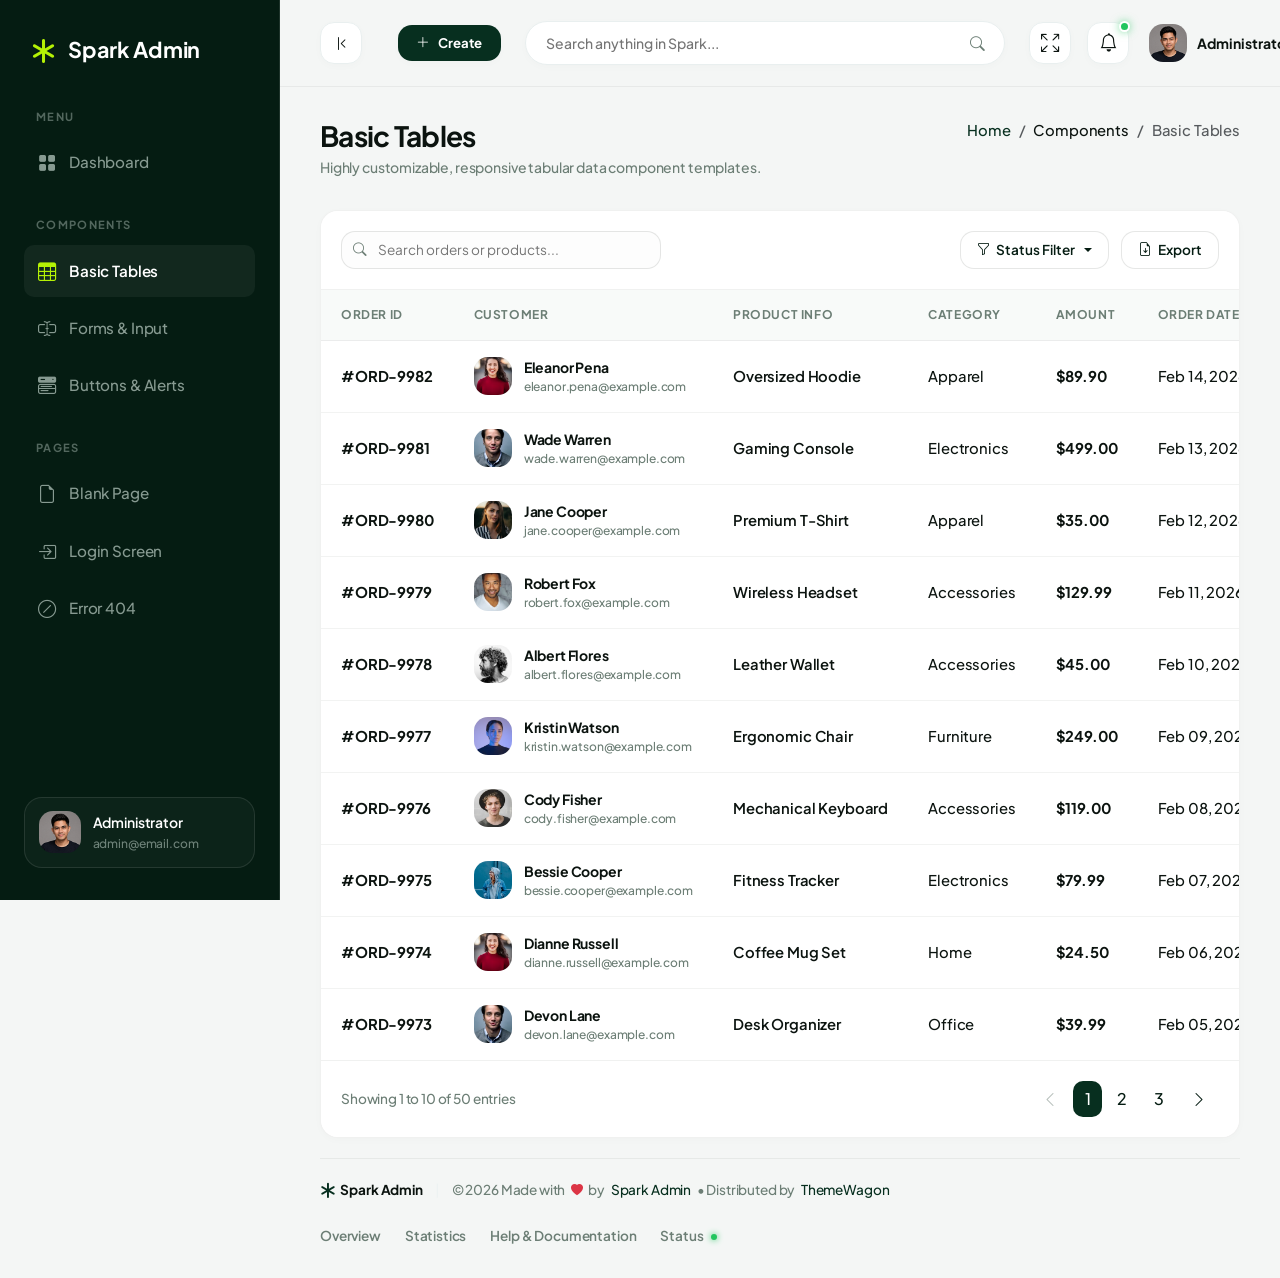
<file: public/spark/tables-basic.html>
<!DOCTYPE html>
<html lang="en">

<head>
  <meta charset="UTF-8">
  <meta name="viewport" content="width=device-width, initial-scale=1.0">
  <title>Basic Table - Spark Admin Premium Bootstrap 5 Admin Dashboard Template</title>

  <!-- SEO Optimization -->
  <meta name="description" content="Basic Table - Spark Admin Premium Bootstrap 5 Admin Dashboard Template">
  <meta name="author" content="Spark Admin Team">

  <!-- Favicon -->
  <link rel="icon" type="image/png" href="assets/images/favicon.ico">

  <!-- Local Third-Party Libraries (100% Offline Compatible) -->
  <link rel="stylesheet" href="assets/libs/bootstrap/css/bootstrap.min.css">
  <link rel="stylesheet" href="assets/libs/bootstrap-icons/bootstrap-icons.css">
  <link rel="stylesheet" href="assets/libs/apexcharts/apexcharts.css">
  <link rel="stylesheet" href="assets/libs/flatpickr/flatpickr.min.css">

  <!-- Main Design System & Custom Stylesheet -->
  <link rel="stylesheet" href="assets/css/main.css">
</head>

<body>

  <!-- ==========================================
         START: Sidebar Component
         Highly polished, dark-green navigation
         ========================================== -->
  <div class="sidebar-wrapper" id="sidebar">
    <!-- Brand Logo / Identity -->
    <a href="index.html" class="sidebar-brand">
      <i class="bi bi-asterisk"></i>
      <span>Spark Admin</span>
    </a>

    <!-- Navigation Menu -->
    <div class="flex-grow-1 overflow-y-auto">
      <!-- Group: Menu -->
      <div class="sidebar-menu-section">
        <div class="sidebar-menu-title">Menu</div>
        <ul class="sidebar-menu-list">
          <li class="sidebar-menu-item">
            <a href="index.html" class="sidebar-menu-link" id="menu-overview" title="Overview">
              <i class="bi bi-grid-fill"></i>
              <span>Dashboard</span>
            </a>
          </li>
        </ul>
      </div>

      <!-- Group: Components -->
      <div class="sidebar-menu-section">
        <div class="sidebar-menu-title">Components</div>
        <ul class="sidebar-menu-list">
          <li class="sidebar-menu-item">
            <a href="tables-basic.html" class="sidebar-menu-link active" id="menu-basictables" title="Basic Tables">
              <i class="bi bi-table"></i>
              <span>Basic Tables</span>
            </a>
          </li>
          <li class="sidebar-menu-item">
            <a href="ui-forms.html" class="sidebar-menu-link" id="menu-uiforms" title="Forms and Input">
              <i class="bi bi-input-cursor-text"></i>
              <span>Forms & Input</span>
            </a>
          </li>
          <li class="sidebar-menu-item">
            <a href="ui-buttons.html" class="sidebar-menu-link" id="menu-uibuttons" title="Buttons">
              <i class="bi bi-menu-button-wide-fill"></i>
              <span>Buttons & Alerts</span>
            </a>
          </li>
        </ul>
      </div>

      <!-- Group: Pages -->
      <div class="sidebar-menu-section">
        <div class="sidebar-menu-title">Pages</div>
        <ul class="sidebar-menu-list">
          <li class="sidebar-menu-item">
            <a href="page-blank.html" class="sidebar-menu-link" id="menu-blankpage" title="Blank Page">
              <i class="bi bi-file-earmark"></i>
              <span>Blank Page</span>
            </a>
          </li>
          <li class="sidebar-menu-item">
            <a href="page-login.html" class="sidebar-menu-link" id="menu-loginpage" title="Login Page">
              <i class="bi bi-box-arrow-in-right"></i>
              <span>Login Screen</span>
            </a>
          </li>
          <li class="sidebar-menu-item">
            <a href="page-404.html" class="sidebar-menu-link" id="menu-404" title="404 Page">
              <i class="bi bi-slash-circle"></i>
              <span>Error 404</span>
            </a>
          </li>
        </ul>
      </div>
    </div>

    <!-- Sidebar Profile Card (Dynamic Footer) -->
    <div class="sidebar-profile">
      <img src="assets/images/avatar.png" alt="Administrator" class="sidebar-profile-img"
        onerror="this.src='https://images.unsplash.com/photo-1534528741775-53994a69daeb?q=80&w=256&auto=format&fit=crop'">
      <div class="sidebar-profile-info">
        <div class="sidebar-profile-name">Administrator</div>
        <div class="sidebar-profile-email">admin@email.com</div>
      </div>
    </div>
  </div>
  <!-- ==========================================
         END: Sidebar Component
         ========================================== -->


  <!-- ==========================================
         START: Main Content Area
         ========================================== -->
  <div class="main-wrapper">

    <!-- START: Top Navbar Component -->
    <header class="navbar-custom">
      <div class="navbar-left">
        <!-- Desktop sidebar toggle (visible on large screens only) -->
        <button class="btn-desktop-toggle d-none d-xl-flex align-items-center justify-content-center me-3"
          id="desktop-sidebar-toggle" aria-label="Minimize Sidebar">
          <i class="bi bi-chevron-bar-left"></i>
        </button>
        <!-- Mobile sidebar toggle -->
        <button class="sidebar-toggle-btn me-2" id="sidebar-toggle" aria-label="Toggle Navigation">
          <i class="bi bi-list"></i>
        </button>

        <!-- Quick Actions Dropdown -->
        <div class="dropdown ms-2">
          <button class="btn-quick-action dropdown-toggle" type="button" data-bs-toggle="dropdown" aria-expanded="false"
            id="quick-actions-dropdown">
            <i class="bi bi-plus-lg"></i>
            <span>Create</span>
          </button>
          <ul class="dropdown-menu dropdown-menu-quick-action" aria-labelledby="quick-actions-dropdown">
            <li class="dropdown-header">Quick Action Shortcuts</li>
            <li><a class="dropdown-item" href="#"><i class="bi bi-file-earmark-plus"></i> New Invoice</a></li>
            <li><a class="dropdown-item" href="#"><i class="bi bi-person-plus"></i> New User</a></li>
            <li><a class="dropdown-item" href="#"><i class="bi bi-box-seam"></i> New Product</a></li>
            <li>
              <hr class="dropdown-divider">
            </li>
            <li><a class="dropdown-item" href="#"><i class="bi bi-gear"></i> System Settings</a></li>
          </ul>
        </div>
      </div>

      <!-- Mid navbar: search pill -->
      <div class="navbar-search-wrapper">
        <input type="text" class="navbar-search-input" placeholder="Search anything in Spark..." id="main-search">
        <button class="navbar-search-btn" aria-label="Search">
          <i class="bi bi-search"></i>
        </button>
      </div>

      <!-- Right actions -->
      <div class="navbar-actions">
        <!-- Fullscreen Toggle -->
        <button class="navbar-action-btn me-1" aria-label="Toggle Fullscreen" id="btn-fullscreen">
          <i class="bi bi-arrows-fullscreen"></i>
        </button>
        <div class="dropdown">
          <button class="navbar-action-btn dropdown-toggle" type="button" data-bs-toggle="dropdown"
            aria-expanded="false" id="btn-notifications" data-bs-auto-close="outside">
            <i class="bi bi-bell"></i>
            <span class="navbar-action-badge"></span>
          </button>
          <div class="dropdown-menu dropdown-menu-end dropdown-menu-notification p-0"
            aria-labelledby="btn-notifications">
            <div class="notification-header">
              <h6 class="notification-title">Notifications</h6>
              <button class="btn-clear-all" type="button">Mark all read</button>
            </div>
            <div class="notification-list">
              <!-- Sale Notification -->
              <a href="#" class="notification-item">
                <div class="notification-icon bg-success text-white">
                  <i class="bi bi-wallet2"></i>
                </div>
                <div class="notification-content">
                  <p class="notification-text">New sale received: <strong>$150.00</strong></p>
                  <span class="notification-time">2 mins ago</span>
                </div>
                <span class="notification-unread-dot"></span>
              </a>
              <!-- User Registration Notification -->
              <a href="#" class="notification-item">
                <div class="notification-icon bg-primary text-white">
                  <i class="bi bi-person-plus-fill"></i>
                </div>
                <div class="notification-content">
                  <p class="notification-text">New user registered: <strong>John Doe</strong></p>
                  <span class="notification-time">1 hour ago</span>
                </div>
                <span class="notification-unread-dot"></span>
              </a>
              <!-- Low Stock Notification -->
              <a href="#" class="notification-item">
                <div class="notification-icon bg-warning text-dark">
                  <i class="bi bi-box-seam-fill"></i>
                </div>
                <div class="notification-content">
                  <p class="notification-text">Stock running low: <strong>Hoodie</strong></p>
                  <span class="notification-time">3 hours ago</span>
                </div>
              </a>
            </div>
            <a href="#" class="notification-footer">View All Notifications</a>
          </div>
        </div>

        <!-- Profile Dropdown -->
        <div class="dropdown ms-2">
          <button class="navbar-profile-btn dropdown-toggle" type="button" data-bs-toggle="dropdown"
            aria-expanded="false" id="profile-dropdown">
            <img src="assets/images/avatar.png" alt="Profile Image" class="navbar-profile-img">
            <span class="navbar-profile-name d-none d-md-inline">Administrator</span>
            <i class="bi bi-chevron-down navbar-profile-caret"></i>
          </button>
          <ul class="dropdown-menu dropdown-menu-end dropdown-menu-profile" aria-labelledby="profile-dropdown">
            <li class="dropdown-header">Welcome !</li>
            <li><a class="dropdown-item" href="#"><i class="bi bi-person"></i> My Account</a></li>
            <li><a class="dropdown-item" href="#"><i class="bi bi-gear"></i> Settings</a></li>
            <li><a class="dropdown-item" href="#"><i class="bi bi-lock"></i> Lock Screen</a></li>
            <li>
              <hr class="dropdown-divider">
            </li>
            <li><a class="dropdown-item text-danger" href="page-login.html"><i class="bi bi-box-arrow-right"></i>
                Logout</a></li>
          </ul>
        </div>
      </div>
    </header>
    <!-- END: Top Navbar Component -->

    <!-- START: Page Header Banner -->
    <div class="page-header">
      <div>
        <h1 class="page-title">Basic Tables</h1>
        <p class="page-subtitle">Highly customizable, responsive tabular data component templates.</p>
      </div>
      <nav aria-label="breadcrumb">
        <ol class="breadcrumb mb-0">
          <li class="breadcrumb-item"><a href="index.html" class="text-decoration-none text-muted-green">Home</a></li>
          <li class="breadcrumb-item text-muted-green">Components</li>
          <li class="breadcrumb-item active text-main" aria-current="page">Basic Tables</li>
        </ol>
      </nav>
    </div>
    <!-- END: Page Header Banner -->

    <!-- START: Basic Table Card Container -->
    <div class="table-card-custom">
      <!-- Header Controls -->
      <div class="table-header-control">
        <!-- Search bar -->
        <div class="table-search-box">
          <i class="bi bi-search table-search-icon"></i>
          <input type="text" class="table-search-input" placeholder="Search orders or products...">
        </div>
        <!-- Action buttons / Filter options -->
        <div class="table-filter-group">
          <div class="dropdown">
            <button class="btn-table-action dropdown-toggle" type="button" id="dropdownFilterStatus"
              data-bs-toggle="dropdown" aria-expanded="false">
              <i class="bi bi-funnel"></i> Status Filter
            </button>
            <ul class="dropdown-menu" aria-labelledby="dropdownFilterStatus">
              <li><a class="dropdown-item" href="#">All Statuses</a></li>
              <li><a class="dropdown-item" href="#">Paid / Success</a></li>
              <li><a class="dropdown-item" href="#">Processing</a></li>
              <li><a class="dropdown-item" href="#">Cancelled / Failed</a></li>
            </ul>
          </div>
          <button class="btn-table-action" type="button">
            <i class="bi bi-file-earmark-arrow-down"></i> Export
          </button>
        </div>
      </div>

      <!-- Responsive Table Wrapper -->
      <div class="table-responsive">
        <table class="table-custom">
          <thead>
            <tr>
              <th>Order ID</th>
              <th>Customer</th>
              <th>Product Info</th>
              <th>Category</th>
              <th>Amount</th>
              <th>Order Date</th>
              <th>Status</th>
              <th class="text-center">Actions</th>
            </tr>
          </thead>
          <tbody>
            <!-- Row 1 -->
            <tr>
              <td class="table-order-id">#ORD-9982</td>
              <td>
                <div class="table-user-cell">
                  <img src="assets/images/user_1.jpg" alt="Eleanor Pena" class="table-user-avatar"
                    onerror="this.src='assets/images/avatar.png'">
                  <div>
                    <div class="table-user-name">Eleanor Pena</div>
                    <div class="table-user-sub">eleanor.pena@example.com</div>
                  </div>
                </div>
              </td>
              <td class="table-product-name">Oversized Hoodie</td>
              <td>Apparel</td>
              <td class="table-amount">$89.90</td>
              <td>Feb 14, 2026</td>
              <td><span class="badge-table success">Paid</span></td>
              <td>
                <div class="d-flex justify-content-center gap-1">
                  <a href="#" class="table-btn-action" title="View details"><i class="bi bi-eye"></i></a>
                  <a href="#" class="table-btn-action" title="Edit row"><i class="bi bi-pencil"></i></a>
                  <a href="#" class="table-btn-action delete" title="Delete row"><i class="bi bi-trash"></i></a>
                </div>
              </td>
            </tr>
            <!-- Row 2 -->
            <tr>
              <td class="table-order-id">#ORD-9981</td>
              <td>
                <div class="table-user-cell">
                  <img src="assets/images/user_2.jpg" alt="Wade Warren" class="table-user-avatar"
                    onerror="this.src='assets/images/avatar.png'">
                  <div>
                    <div class="table-user-name">Wade Warren</div>
                    <div class="table-user-sub">wade.warren@example.com</div>
                  </div>
                </div>
              </td>
              <td class="table-product-name">Gaming Console</td>
              <td>Electronics</td>
              <td class="table-amount">$499.00</td>
              <td>Feb 13, 2026</td>
              <td><span class="badge-table pending">Processing</span></td>
              <td>
                <div class="d-flex justify-content-center gap-1">
                  <a href="#" class="table-btn-action" title="View details"><i class="bi bi-eye"></i></a>
                  <a href="#" class="table-btn-action" title="Edit row"><i class="bi bi-pencil"></i></a>
                  <a href="#" class="table-btn-action delete" title="Delete row"><i class="bi bi-trash"></i></a>
                </div>
              </td>
            </tr>
            <!-- Row 3 -->
            <tr>
              <td class="table-order-id">#ORD-9980</td>
              <td>
                <div class="table-user-cell">
                  <img src="assets/images/user_3.jpg" alt="Jane Cooper" class="table-user-avatar"
                    onerror="this.src='assets/images/avatar.png'">
                  <div>
                    <div class="table-user-name">Jane Cooper</div>
                    <div class="table-user-sub">jane.cooper@example.com</div>
                  </div>
                </div>
              </td>
              <td class="table-product-name">Premium T-Shirt</td>
              <td>Apparel</td>
              <td class="table-amount">$35.00</td>
              <td>Feb 12, 2026</td>
              <td><span class="badge-table success">Paid</span></td>
              <td>
                <div class="d-flex justify-content-center gap-1">
                  <a href="#" class="table-btn-action" title="View details"><i class="bi bi-eye"></i></a>
                  <a href="#" class="table-btn-action" title="Edit row"><i class="bi bi-pencil"></i></a>
                  <a href="#" class="table-btn-action delete" title="Delete row"><i class="bi bi-trash"></i></a>
                </div>
              </td>
            </tr>
            <!-- Row 4 -->
            <tr>
              <td class="table-order-id">#ORD-9979</td>
              <td>
                <div class="table-user-cell">
                  <img src="assets/images/user_4.jpg" alt="Robert Fox" class="table-user-avatar"
                    onerror="this.src='assets/images/avatar.png'">
                  <div>
                    <div class="table-user-name">Robert Fox</div>
                    <div class="table-user-sub">robert.fox@example.com</div>
                  </div>
                </div>
              </td>
              <td class="table-product-name">Wireless Headset</td>
              <td>Accessories</td>
              <td class="table-amount">$129.99</td>
              <td>Feb 11, 2026</td>
              <td><span class="badge-table failed">Failed</span></td>
              <td>
                <div class="d-flex justify-content-center gap-1">
                  <a href="#" class="table-btn-action" title="View details"><i class="bi bi-eye"></i></a>
                  <a href="#" class="table-btn-action" title="Edit row"><i class="bi bi-pencil"></i></a>
                  <a href="#" class="table-btn-action delete" title="Delete row"><i class="bi bi-trash"></i></a>
                </div>
              </td>
            </tr>
            <!-- Row 5 -->
            <tr>
              <td class="table-order-id">#ORD-9978</td>
              <td>
                <div class="table-user-cell">
                  <img src="assets/images/user_5.jpg" alt="Albert Flores" class="table-user-avatar"
                    onerror="this.src='assets/images/avatar.png'">
                  <div>
                    <div class="table-user-name">Albert Flores</div>
                    <div class="table-user-sub">albert.flores@example.com</div>
                  </div>
                </div>
              </td>
              <td class="table-product-name">Leather Wallet</td>
              <td>Accessories</td>
              <td class="table-amount">$45.00</td>
              <td>Feb 10, 2026</td>
              <td><span class="badge-table success">Paid</span></td>
              <td>
                <div class="d-flex justify-content-center gap-1">
                  <a href="#" class="table-btn-action" title="View details"><i class="bi bi-eye"></i></a>
                  <a href="#" class="table-btn-action" title="Edit row"><i class="bi bi-pencil"></i></a>
                  <a href="#" class="table-btn-action delete" title="Delete row"><i class="bi bi-trash"></i></a>
                </div>
              </td>
            </tr>
            <!-- Row 6 -->
            <tr>
              <td class="table-order-id">#ORD-9977</td>
              <td>
                <div class="table-user-cell">
                  <img src="assets/images/user_6.jpg" alt="Kristin Watson" class="table-user-avatar"
                    onerror="this.src='assets/images/avatar.png'">
                  <div>
                    <div class="table-user-name">Kristin Watson</div>
                    <div class="table-user-sub">kristin.watson@example.com</div>
                  </div>
                </div>
              </td>
              <td class="table-product-name">Ergonomic Chair</td>
              <td>Furniture</td>
              <td class="table-amount">$249.00</td>
              <td>Feb 09, 2026</td>
              <td><span class="badge-table pending">Processing</span></td>
              <td>
                <div class="d-flex justify-content-center gap-1">
                  <a href="#" class="table-btn-action" title="View details"><i class="bi bi-eye"></i></a>
                  <a href="#" class="table-btn-action" title="Edit row"><i class="bi bi-pencil"></i></a>
                  <a href="#" class="table-btn-action delete" title="Delete row"><i class="bi bi-trash"></i></a>
                </div>
              </td>
            </tr>
            <!-- Row 7 -->
            <tr>
              <td class="table-order-id">#ORD-9976</td>
              <td>
                <div class="table-user-cell">
                  <img src="assets/images/user_7.jpg" alt="Cody Fisher" class="table-user-avatar"
                    onerror="this.src='assets/images/avatar.png'">
                  <div>
                    <div class="table-user-name">Cody Fisher</div>
                    <div class="table-user-sub">cody.fisher@example.com</div>
                  </div>
                </div>
              </td>
              <td class="table-product-name">Mechanical Keyboard</td>
              <td>Accessories</td>
              <td class="table-amount">$119.00</td>
              <td>Feb 08, 2026</td>
              <td><span class="badge-table success">Paid</span></td>
              <td>
                <div class="d-flex justify-content-center gap-1">
                  <a href="#" class="table-btn-action" title="View details"><i class="bi bi-eye"></i></a>
                  <a href="#" class="table-btn-action" title="Edit row"><i class="bi bi-pencil"></i></a>
                  <a href="#" class="table-btn-action delete" title="Delete row"><i class="bi bi-trash"></i></a>
                </div>
              </td>
            </tr>
            <!-- Row 8 -->
            <tr>
              <td class="table-order-id">#ORD-9975</td>
              <td>
                <div class="table-user-cell">
                  <img src="assets/images/user_8.jpg" alt="Bessie Cooper" class="table-user-avatar"
                    onerror="this.src='assets/images/avatar.png'">
                  <div>
                    <div class="table-user-name">Bessie Cooper</div>
                    <div class="table-user-sub">bessie.cooper@example.com</div>
                  </div>
                </div>
              </td>
              <td class="table-product-name">Fitness Tracker</td>
              <td>Electronics</td>
              <td class="table-amount">$79.99</td>
              <td>Feb 07, 2026</td>
              <td><span class="badge-table failed">Cancelled</span></td>
              <td>
                <div class="d-flex justify-content-center gap-1">
                  <a href="#" class="table-btn-action" title="View details"><i class="bi bi-eye"></i></a>
                  <a href="#" class="table-btn-action" title="Edit row"><i class="bi bi-pencil"></i></a>
                  <a href="#" class="table-btn-action delete" title="Delete row"><i class="bi bi-trash"></i></a>
                </div>
              </td>
            </tr>
            <!-- Row 9 -->
            <tr>
              <td class="table-order-id">#ORD-9974</td>
              <td>
                <div class="table-user-cell">
                  <img src="assets/images/user_1.jpg" alt="Dianne Russell" class="table-user-avatar"
                    onerror="this.src='assets/images/avatar.png'">
                  <div>
                    <div class="table-user-name">Dianne Russell</div>
                    <div class="table-user-sub">dianne.russell@example.com</div>
                  </div>
                </div>
              </td>
              <td class="table-product-name">Coffee Mug Set</td>
              <td>Home</td>
              <td class="table-amount">$24.50</td>
              <td>Feb 06, 2026</td>
              <td><span class="badge-table success">Paid</span></td>
              <td>
                <div class="d-flex justify-content-center gap-1">
                  <a href="#" class="table-btn-action" title="View details"><i class="bi bi-eye"></i></a>
                  <a href="#" class="table-btn-action" title="Edit row"><i class="bi bi-pencil"></i></a>
                  <a href="#" class="table-btn-action delete" title="Delete row"><i class="bi bi-trash"></i></a>
                </div>
              </td>
            </tr>
            <!-- Row 10 -->
            <tr>
              <td class="table-order-id">#ORD-9973</td>
              <td>
                <div class="table-user-cell">
                  <img src="assets/images/user_2.jpg" alt="Devon Lane" class="table-user-avatar"
                    onerror="this.src='assets/images/avatar.png'">
                  <div>
                    <div class="table-user-name">Devon Lane</div>
                    <div class="table-user-sub">devon.lane@example.com</div>
                  </div>
                </div>
              </td>
              <td class="table-product-name">Desk Organizer</td>
              <td>Office</td>
              <td class="table-amount">$39.99</td>
              <td>Feb 05, 2026</td>
              <td><span class="badge-table success">Paid</span></td>
              <td>
                <div class="d-flex justify-content-center gap-1">
                  <a href="#" class="table-btn-action" title="View details"><i class="bi bi-eye"></i></a>
                  <a href="#" class="table-btn-action" title="Edit row"><i class="bi bi-pencil"></i></a>
                  <a href="#" class="table-btn-action delete" title="Delete row"><i class="bi bi-trash"></i></a>
                </div>
              </td>
            </tr>
          </tbody>
        </table>
      </div>

      <!-- Footer Controls / Pagination -->
      <div class="table-footer-control">
        <span class="table-pagination-info">Showing 1 to 10 of 50 entries</span>
        <nav aria-label="Page navigation">
          <ul class="pagination mb-0 gap-1">
            <li class="page-item disabled"><a class="page-link border-0" href="#"><i class="bi bi-chevron-left"></i></a>
            </li>
            <li class="page-item active"><a class="page-link border-0" href="#">1</a></li>
            <li class="page-item"><a class="page-link border-0" href="#">2</a></li>
            <li class="page-item"><a class="page-link border-0" href="#">3</a></li>
            <li class="page-item"><a class="page-link border-0" href="#"><i class="bi bi-chevron-right"></i></a></li>
          </ul>
        </nav>
      </div>
    </div>
    <!-- END: Basic Table Card Container -->

    <!-- START: Footer Component -->
    <footer class="footer-custom">
      <div class="footer-left">
        <span class="footer-logo">
          <i class="bi bi-asterisk"></i> Spark Admin
        </span>
        <span class="footer-separator">|</span>
        <span class="footer-copy">&copy; 2026 Made with <i class="bi bi-heart-fill text-danger footer-heart"></i> by<a
            href="https://sparkadminpro.gumroad.com/" target="_blank">Spark Admin</a>• Distributed by <a
            href="https://www.themewagon.com/" target="_blank">ThemeWagon</a> </span>
      </div>
      <div class="footer-right">
        <ul class="footer-links">
          <li><a href="#" class="footer-link">Overview</a></li>
          <li><a href="#" class="footer-link">Statistics</a></li>
          <li><a href="#" class="footer-link">Help & Documentation</a></li>
          <li><a href="#" class="footer-link">Status <span class="status-dot"></span></a></li>
        </ul>
      </div>
    </footer>
    <!-- END: Footer Component -->

  </div>
  <!-- ==========================================
         END: Main Content Area
         ========================================== -->

  <!-- Local Third-Party Libraries Script dependencies -->
  <script src="assets/libs/bootstrap/js/bootstrap.bundle.min.js"></script>
  <script src="assets/libs/apexcharts/apexcharts.min.js"></script>
  <script src="assets/libs/flatpickr/flatpickr.min.js"></script>

  <!-- Local dashboard interactions controller -->
  <script src="assets/js/dashboard.js"></script>
</body>

</html>
</file>
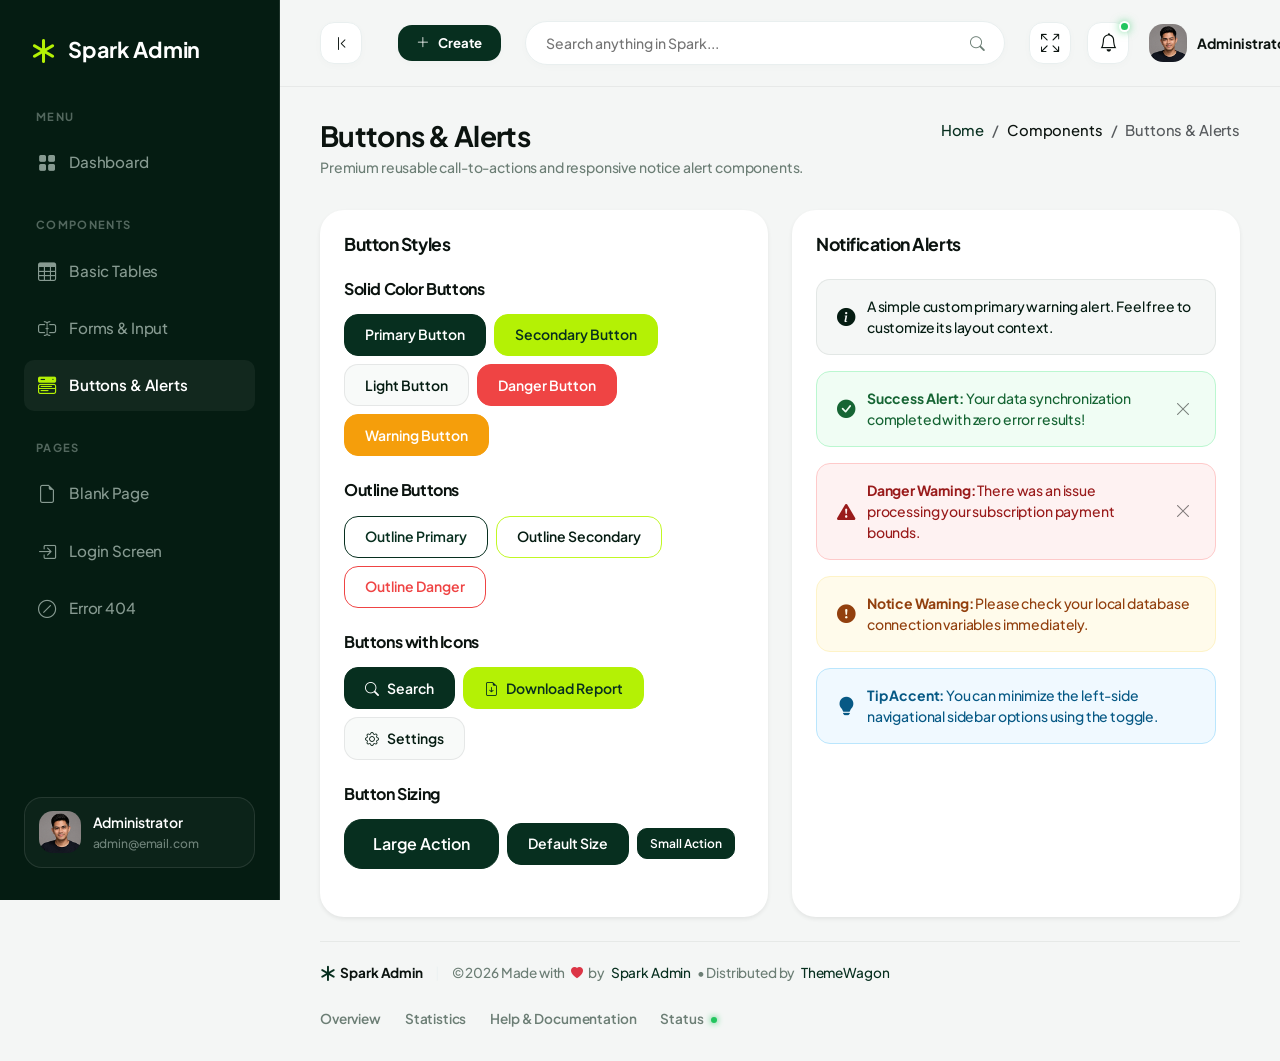
<file: public/spark/ui-buttons.html>
<!DOCTYPE html>
<html lang="en">

<head>
  <meta charset="UTF-8">
  <meta name="viewport" content="width=device-width, initial-scale=1.0">
  <title>UI Button - Spark Admin Premium Bootstrap 5 Admin Dashboard Template</title>

  <!-- SEO Optimization -->
  <meta name="description" content="UI Button - Spark Admin Premium Bootstrap 5 Admin Dashboard Template">
  <meta name="author" content="Spark Admin Team">

  <!-- Favicon -->
  <link rel="icon" type="image/png" href="assets/images/favicon.ico">

  <!-- Local Third-Party Libraries (100% Offline Compatible) -->
  <link rel="stylesheet" href="assets/libs/bootstrap/css/bootstrap.min.css">
  <link rel="stylesheet" href="assets/libs/bootstrap-icons/bootstrap-icons.css">
  <link rel="stylesheet" href="assets/libs/apexcharts/apexcharts.css">
  <link rel="stylesheet" href="assets/libs/flatpickr/flatpickr.min.css">

  <!-- Main Design System & Custom Stylesheet -->
  <link rel="stylesheet" href="assets/css/main.css">
</head>

<body>

  <!-- ==========================================
         START: Sidebar Component
         Highly polished, dark-green navigation
         ========================================== -->
  <div class="sidebar-wrapper" id="sidebar">
    <!-- Brand Logo / Identity -->
    <a href="index.html" class="sidebar-brand">
      <i class="bi bi-asterisk"></i>
      <span>Spark Admin</span>
    </a>

    <!-- Navigation Menu -->
    <div class="flex-grow-1 overflow-y-auto">
      <!-- Group: Menu -->
      <div class="sidebar-menu-section">
        <div class="sidebar-menu-title">Menu</div>
        <ul class="sidebar-menu-list">
          <li class="sidebar-menu-item">
            <a href="index.html" class="sidebar-menu-link" id="menu-overview" title="Overview">
              <i class="bi bi-grid-fill"></i>
              <span>Dashboard</span>
            </a>
          </li>
        </ul>
      </div>

      <!-- Group: Components -->
      <div class="sidebar-menu-section">
        <div class="sidebar-menu-title">Components</div>
        <ul class="sidebar-menu-list">
          <li class="sidebar-menu-item">
            <a href="tables-basic.html" class="sidebar-menu-link" id="menu-basictables" title="Basic Tables">
              <i class="bi bi-table"></i>
              <span>Basic Tables</span>
            </a>
          </li>
          <li class="sidebar-menu-item">
            <a href="ui-forms.html" class="sidebar-menu-link" id="menu-uiforms" title="Forms and Input">
              <i class="bi bi-input-cursor-text"></i>
              <span>Forms & Input</span>
            </a>
          </li>
          <li class="sidebar-menu-item">
            <a href="ui-buttons.html" class="sidebar-menu-link active" id="menu-uibuttons" title="Buttons">
              <i class="bi bi-menu-button-wide-fill"></i>
              <span>Buttons & Alerts</span>
            </a>
          </li>
        </ul>
      </div>

      <!-- Group: Pages -->
      <div class="sidebar-menu-section">
        <div class="sidebar-menu-title">Pages</div>
        <ul class="sidebar-menu-list">
          <li class="sidebar-menu-item">
            <a href="page-blank.html" class="sidebar-menu-link" id="menu-blankpage" title="Blank Page">
              <i class="bi bi-file-earmark"></i>
              <span>Blank Page</span>
            </a>
          </li>
          <li class="sidebar-menu-item">
            <a href="page-login.html" class="sidebar-menu-link" id="menu-loginpage" title="Login Page">
              <i class="bi bi-box-arrow-in-right"></i>
              <span>Login Screen</span>
            </a>
          </li>
          <li class="sidebar-menu-item">
            <a href="page-404.html" class="sidebar-menu-link" id="menu-404" title="404 Page">
              <i class="bi bi-slash-circle"></i>
              <span>Error 404</span>
            </a>
          </li>
        </ul>
      </div>
    </div>

    <!-- Sidebar Profile Card (Dynamic Footer) -->
    <div class="sidebar-profile">
      <img src="assets/images/avatar.png" alt="Administrator" class="sidebar-profile-img"
        onerror="this.src='https://images.unsplash.com/photo-1534528741775-53994a69daeb?q=80&w=256&auto=format&fit=crop'">
      <div class="sidebar-profile-info">
        <div class="sidebar-profile-name">Administrator</div>
        <div class="sidebar-profile-email">admin@email.com</div>
      </div>
    </div>
  </div>
  <!-- ==========================================
         END: Sidebar Component
         ========================================== -->


  <!-- ==========================================
         START: Main Content Area
         ========================================== -->
  <div class="main-wrapper">

    <!-- START: Top Navbar Component -->
    <header class="navbar-custom">
      <div class="navbar-left">
        <!-- Desktop sidebar toggle -->
        <button class="btn-desktop-toggle d-none d-xl-flex align-items-center justify-content-center me-3"
          id="desktop-sidebar-toggle" aria-label="Minimize Sidebar">
          <i class="bi bi-chevron-bar-left"></i>
        </button>
        <!-- Mobile sidebar toggle -->
        <button class="sidebar-toggle-btn me-2" id="sidebar-toggle" aria-label="Toggle Navigation">
          <i class="bi bi-list"></i>
        </button>

        <!-- Quick Actions Dropdown -->
        <div class="dropdown ms-2">
          <button class="btn-quick-action dropdown-toggle" type="button" data-bs-toggle="dropdown" aria-expanded="false"
            id="quick-actions-dropdown">
            <i class="bi bi-plus-lg"></i>
            <span>Create</span>
          </button>
          <ul class="dropdown-menu dropdown-menu-quick-action" aria-labelledby="quick-actions-dropdown">
            <li class="dropdown-header">Quick Action Shortcuts</li>
            <li><a class="dropdown-item" href="#"><i class="bi bi-file-earmark-plus"></i> New Invoice</a></li>
            <li><a class="dropdown-item" href="#"><i class="bi bi-person-plus"></i> New User</a></li>
            <li><a class="dropdown-item" href="#"><i class="bi bi-box-seam"></i> New Product</a></li>
            <li>
              <hr class="dropdown-divider">
            </li>
            <li><a class="dropdown-item" href="#"><i class="bi bi-gear"></i> System Settings</a></li>
          </ul>
        </div>
      </div>

      <!-- Mid navbar: search pill -->
      <div class="navbar-search-wrapper">
        <input type="text" class="navbar-search-input" placeholder="Search anything in Spark..." id="main-search">
        <button class="navbar-search-btn" aria-label="Search">
          <i class="bi bi-search"></i>
        </button>
      </div>

      <!-- Right actions -->
      <div class="navbar-actions">
        <!-- Fullscreen Toggle -->
        <button class="navbar-action-btn me-1" aria-label="Toggle Fullscreen" id="btn-fullscreen">
          <i class="bi bi-arrows-fullscreen"></i>
        </button>
        <div class="dropdown">
          <button class="navbar-action-btn dropdown-toggle" type="button" data-bs-toggle="dropdown"
            aria-expanded="false" id="btn-notifications" data-bs-auto-close="outside">
            <i class="bi bi-bell"></i>
            <span class="navbar-action-badge"></span>
          </button>
          <div class="dropdown-menu dropdown-menu-end dropdown-menu-notification p-0"
            aria-labelledby="btn-notifications">
            <div class="notification-header">
              <h6 class="notification-title">Notifications</h6>
              <button class="btn-clear-all" type="button">Mark all read</button>
            </div>
            <div class="notification-list">
              <a href="#" class="notification-item">
                <div class="notification-icon bg-success text-white">
                  <i class="bi bi-wallet2"></i>
                </div>
                <div class="notification-content">
                  <p class="notification-text">New sale received: <strong>$150.00</strong></p>
                  <span class="notification-time">2 mins ago</span>
                </div>
                <span class="notification-unread-dot"></span>
              </a>
            </div>
            <a href="#" class="notification-footer">View All Notifications</a>
          </div>
        </div>

        <!-- Profile Dropdown -->
        <div class="dropdown ms-2">
          <button class="navbar-profile-btn dropdown-toggle" type="button" data-bs-toggle="dropdown"
            aria-expanded="false" id="profile-dropdown">
            <img src="assets/images/avatar.png" alt="Profile Image" class="navbar-profile-img">
            <span class="navbar-profile-name d-none d-md-inline">Administrator</span>
            <i class="bi bi-chevron-down navbar-profile-caret"></i>
          </button>
          <ul class="dropdown-menu dropdown-menu-end dropdown-menu-profile" aria-labelledby="profile-dropdown">
            <li><a class="dropdown-item text-danger" href="page-login.html"><i class="bi bi-box-arrow-right"></i>
                Logout</a></li>
          </ul>
        </div>
      </div>
    </header>
    <!-- END: Top Navbar Component -->

    <!-- START: Page Header Banner -->
    <div class="page-header">
      <div>
        <h1 class="page-title">Buttons & Alerts</h1>
        <p class="page-subtitle">Premium reusable call-to-actions and responsive notice alert components.</p>
      </div>
      <nav aria-label="breadcrumb">
        <ol class="breadcrumb mb-0">
          <li class="breadcrumb-item"><a href="index.html" class="text-decoration-none text-muted-green">Home</a></li>
          <li class="breadcrumb-item text-muted-green">Components</li>
          <li class="breadcrumb-item active text-main" aria-current="page">Buttons & Alerts</li>
        </ol>
      </nav>
    </div>
    <!-- END: Page Header Banner -->

    <!-- START: Main Components Grid Layout -->
    <div class="row g-4 mb-4">

      <!-- Column 1: Custom Buttons -->
      <div class="col-12 col-lg-6">
        <div class="card border-light shadow-sm p-4 h-100">
          <h5 class="card-title mb-4">Button Styles</h5>

          <h6 class="mb-3">Solid Color Buttons</h6>
          <div class="d-flex flex-wrap gap-2 mb-4">
            <button class="btn-custom btn-custom-primary" type="button">Primary Button</button>
            <button class="btn-custom btn-custom-secondary" type="button">Secondary Button</button>
            <button class="btn-custom btn-custom-light" type="button">Light Button</button>
            <button class="btn-custom btn-custom-danger" type="button">Danger Button</button>
            <button class="btn-custom btn-custom-warning" type="button">Warning Button</button>
          </div>

          <h6 class="mb-3">Outline Buttons</h6>
          <div class="d-flex flex-wrap gap-2 mb-4">
            <button class="btn-custom btn-custom-outline-primary" type="button">Outline Primary</button>
            <button class="btn-custom btn-custom-outline-secondary" type="button">Outline Secondary</button>
            <button class="btn-custom btn-custom-outline-danger" type="button">Outline Danger</button>
          </div>

          <h6 class="mb-3">Buttons with Icons</h6>
          <div class="d-flex flex-wrap gap-2 mb-4">
            <button class="btn-custom btn-custom-primary" type="button">
              <i class="bi bi-search"></i> Search
            </button>
            <button class="btn-custom btn-custom-secondary" type="button">
              <i class="bi bi-file-earmark-arrow-down"></i> Download Report
            </button>
            <button class="btn-custom btn-custom-light" type="button">
              <i class="bi bi-gear"></i> Settings
            </button>
          </div>

          <h6 class="mb-3">Button Sizing</h6>
          <div class="d-flex flex-wrap align-items-center gap-2">
            <button class="btn-custom btn-custom-primary btn-custom-lg" type="button">Large Action</button>
            <button class="btn-custom btn-custom-primary" type="button">Default Size</button>
            <button class="btn-custom btn-custom-primary btn-custom-sm" type="button">Small Action</button>
          </div>
        </div>
      </div>

      <!-- Column 2: Reusable Alerts -->
      <div class="col-12 col-lg-6">
        <div class="card border-light shadow-sm p-4 h-100">
          <h5 class="card-title mb-4">Notification Alerts</h5>

          <!-- Alert Primary -->
          <div class="alert-custom alert-custom-primary">
            <i class="bi bi-info-circle-fill alert-custom-icon"></i>
            <div class="alert-custom-content">
              A simple custom primary warning alert. Feel free to customize its layout context.
            </div>
          </div>

          <!-- Alert Success -->
          <div class="alert-custom alert-custom-success">
            <i class="bi bi-check-circle-fill alert-custom-icon"></i>
            <div class="alert-custom-content">
              <strong>Success Alert:</strong> Your data synchronization completed with zero error results!
            </div>
            <button class="alert-custom-close" type="button" aria-label="Close" onclick="this.parentElement.remove();">
              <i class="bi bi-x-lg"></i>
            </button>
          </div>

          <!-- Alert Danger -->
          <div class="alert-custom alert-custom-danger">
            <i class="bi bi-exclamation-triangle-fill alert-custom-icon"></i>
            <div class="alert-custom-content">
              <strong>Danger Warning:</strong> There was an issue processing your subscription payment bounds.
            </div>
            <button class="alert-custom-close" type="button" aria-label="Close" onclick="this.parentElement.remove();">
              <i class="bi bi-x-lg"></i>
            </button>
          </div>

          <!-- Alert Warning -->
          <div class="alert-custom alert-custom-warning">
            <i class="bi bi-exclamation-circle-fill alert-custom-icon"></i>
            <div class="alert-custom-content">
              <strong>Notice Warning:</strong> Please check your local database connection variables immediately.
            </div>
          </div>

          <!-- Alert Info -->
          <div class="alert-custom alert-custom-info">
            <i class="bi bi-lightbulb-fill alert-custom-icon"></i>
            <div class="alert-custom-content">
              <strong>Tip Accent:</strong> You can minimize the left-side navigational sidebar options using the toggle.
            </div>
          </div>
        </div>
      </div>

    </div>
    <!-- END: Main Components Grid Layout -->

    <!-- START: Footer Component -->
    <footer class="footer-custom">
      <div class="footer-left">
        <span class="footer-logo">
          <i class="bi bi-asterisk"></i> Spark Admin
        </span>
        <span class="footer-separator">|</span>
        <span class="footer-copy">&copy; 2026 Made with <i class="bi bi-heart-fill text-danger footer-heart"></i> by<a
            href="https://sparkadminpro.gumroad.com/" target="_blank">Spark Admin</a>• Distributed by <a
            href="https://www.themewagon.com/" target="_blank">ThemeWagon</a> </span>
      </div>
      <div class="footer-right">
        <ul class="footer-links">
          <li><a href="#" class="footer-link">Overview</a></li>
          <li><a href="#" class="footer-link">Statistics</a></li>
          <li><a href="#" class="footer-link">Help & Documentation</a></li>
          <li><a href="#" class="footer-link">Status <span class="status-dot"></span></a></li>
        </ul>
      </div>
    </footer>
    <!-- END: Footer Component -->

  </div>
  <!-- ==========================================
         END: Main Content Area
         ========================================== -->

  <!-- Local Third-Party Libraries Script dependencies -->
  <script src="assets/libs/bootstrap/js/bootstrap.bundle.min.js"></script>
  <script src="assets/libs/apexcharts/apexcharts.min.js"></script>
  <script src="assets/libs/flatpickr/flatpickr.min.js"></script>

  <!-- Local dashboard interactions controller -->
  <script src="assets/js/dashboard.js"></script>
</body>

</html>
</file>
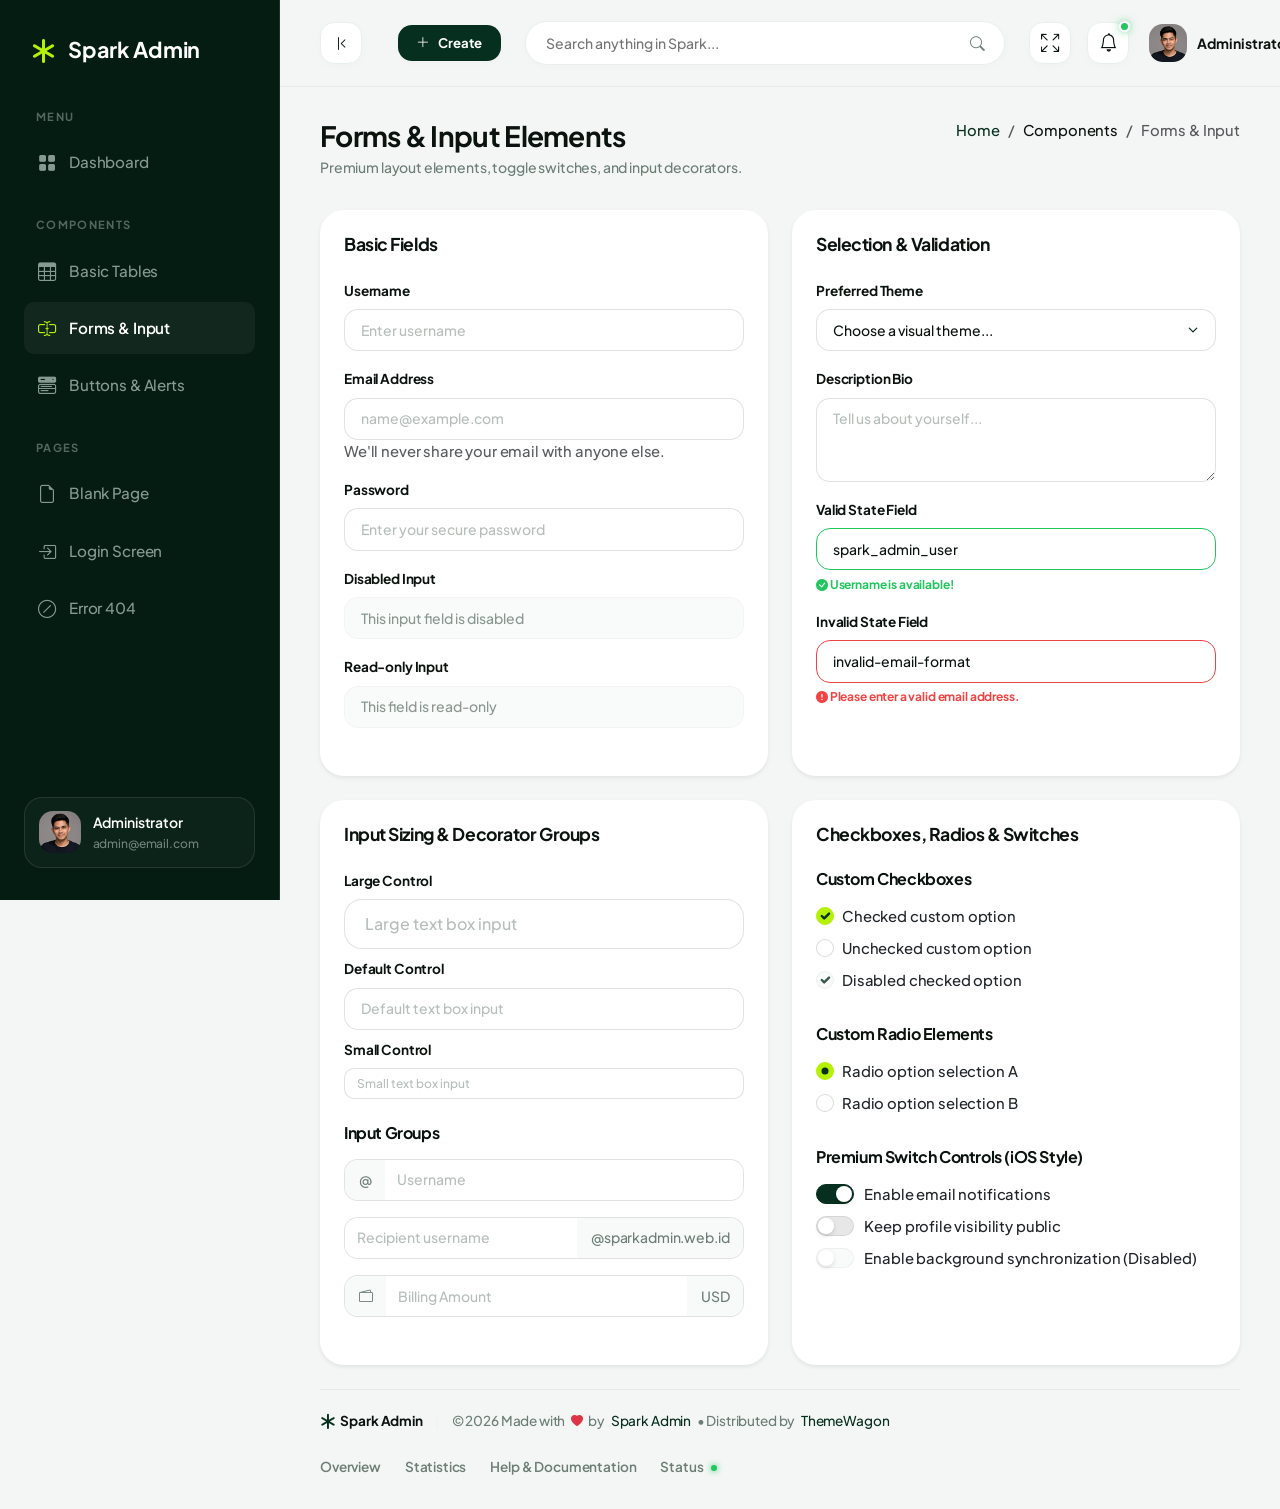
<file: public/spark/ui-forms.html>
<!DOCTYPE html>
<html lang="en">

<head>
  <meta charset="UTF-8">
  <meta name="viewport" content="width=device-width, initial-scale=1.0">
  <title>UI Forms - Spark Admin Premium Bootstrap 5 Admin Dashboard Template</title>

  <!-- SEO Optimization -->
  <meta name="description" content="UI Forms - Spark Admin Premium Bootstrap 5 Admin Dashboard Template">
  <meta name="author" content="Spark Admin Team">

  <!-- Favicon -->
  <link rel="icon" type="image/png" href="assets/images/favicon.ico">

  <!-- Local Third-Party Libraries (100% Offline Compatible) -->
  <link rel="stylesheet" href="assets/libs/bootstrap/css/bootstrap.min.css">
  <link rel="stylesheet" href="assets/libs/bootstrap-icons/bootstrap-icons.css">
  <link rel="stylesheet" href="assets/libs/apexcharts/apexcharts.css">
  <link rel="stylesheet" href="assets/libs/flatpickr/flatpickr.min.css">

  <!-- Main Design System & Custom Stylesheet -->
  <link rel="stylesheet" href="assets/css/main.css">
</head>

<body>

  <!-- ==========================================
         START: Sidebar Component
         Highly polished, dark-green navigation
         ========================================== -->
  <div class="sidebar-wrapper" id="sidebar">
    <!-- Brand Logo / Identity -->
    <a href="index.html" class="sidebar-brand">
      <i class="bi bi-asterisk"></i>
      <span>Spark Admin</span>
    </a>

    <!-- Navigation Menu -->
    <div class="flex-grow-1 overflow-y-auto">
      <!-- Group: Menu -->
      <div class="sidebar-menu-section">
        <div class="sidebar-menu-title">Menu</div>
        <ul class="sidebar-menu-list">
          <li class="sidebar-menu-item">
            <a href="index.html" class="sidebar-menu-link" id="menu-overview" title="Overview">
              <i class="bi bi-grid-fill"></i>
              <span>Dashboard</span>
            </a>
          </li>
        </ul>
      </div>

      <!-- Group: Components -->
      <div class="sidebar-menu-section">
        <div class="sidebar-menu-title">Components</div>
        <ul class="sidebar-menu-list">
          <li class="sidebar-menu-item">
            <a href="tables-basic.html" class="sidebar-menu-link" id="menu-basictables" title="Basic Tables">
              <i class="bi bi-table"></i>
              <span>Basic Tables</span>
            </a>
          </li>
          <li class="sidebar-menu-item">
            <a href="ui-forms.html" class="sidebar-menu-link active" id="menu-uiforms" title="Forms and Input">
              <i class="bi bi-input-cursor-text"></i>
              <span>Forms & Input</span>
            </a>
          </li>
          <li class="sidebar-menu-item">
            <a href="ui-buttons.html" class="sidebar-menu-link" id="menu-uibuttons" title="Buttons">
              <i class="bi bi-menu-button-wide-fill"></i>
              <span>Buttons & Alerts</span>
            </a>
          </li>
        </ul>
      </div>

      <!-- Group: Pages -->
      <div class="sidebar-menu-section">
        <div class="sidebar-menu-title">Pages</div>
        <ul class="sidebar-menu-list">
          <li class="sidebar-menu-item">
            <a href="page-blank.html" class="sidebar-menu-link" id="menu-blankpage" title="Blank Page">
              <i class="bi bi-file-earmark"></i>
              <span>Blank Page</span>
            </a>
          </li>
          <li class="sidebar-menu-item">
            <a href="page-login.html" class="sidebar-menu-link" id="menu-loginpage" title="Login Page">
              <i class="bi bi-box-arrow-in-right"></i>
              <span>Login Screen</span>
            </a>
          </li>
          <li class="sidebar-menu-item">
            <a href="page-404.html" class="sidebar-menu-link" id="menu-404" title="404 Page">
              <i class="bi bi-slash-circle"></i>
              <span>Error 404</span>
            </a>
          </li>
        </ul>
      </div>
    </div>

    <!-- Sidebar Profile Card (Dynamic Footer) -->
    <div class="sidebar-profile">
      <img src="assets/images/avatar.png" alt="Administrator" class="sidebar-profile-img"
        onerror="this.src='https://images.unsplash.com/photo-1534528741775-53994a69daeb?q=80&w=256&auto=format&fit=crop'">
      <div class="sidebar-profile-info">
        <div class="sidebar-profile-name">Administrator</div>
        <div class="sidebar-profile-email">admin@email.com</div>
      </div>
    </div>
  </div>
  <!-- ==========================================
         END: Sidebar Component
         ========================================== -->


  <!-- ==========================================
         START: Main Content Area
         ========================================== -->
  <div class="main-wrapper">

    <!-- START: Top Navbar Component -->
    <header class="navbar-custom">
      <div class="navbar-left">
        <!-- Desktop sidebar toggle -->
        <button class="btn-desktop-toggle d-none d-xl-flex align-items-center justify-content-center me-3"
          id="desktop-sidebar-toggle" aria-label="Minimize Sidebar">
          <i class="bi bi-chevron-bar-left"></i>
        </button>
        <!-- Mobile sidebar toggle -->
        <button class="sidebar-toggle-btn me-2" id="sidebar-toggle" aria-label="Toggle Navigation">
          <i class="bi bi-list"></i>
        </button>

        <!-- Quick Actions Dropdown -->
        <div class="dropdown ms-2">
          <button class="btn-quick-action dropdown-toggle" type="button" data-bs-toggle="dropdown" aria-expanded="false"
            id="quick-actions-dropdown">
            <i class="bi bi-plus-lg"></i>
            <span>Create</span>
          </button>
          <ul class="dropdown-menu dropdown-menu-quick-action" aria-labelledby="quick-actions-dropdown">
            <li class="dropdown-header">Quick Action Shortcuts</li>
            <li><a class="dropdown-item" href="#"><i class="bi bi-file-earmark-plus"></i> New Invoice</a></li>
            <li><a class="dropdown-item" href="#"><i class="bi bi-person-plus"></i> New User</a></li>
            <li><a class="dropdown-item" href="#"><i class="bi bi-box-seam"></i> New Product</a></li>
            <li>
              <hr class="dropdown-divider">
            </li>
            <li><a class="dropdown-item" href="#"><i class="bi bi-gear"></i> System Settings</a></li>
          </ul>
        </div>
      </div>

      <!-- Mid navbar: search pill -->
      <div class="navbar-search-wrapper">
        <input type="text" class="navbar-search-input" placeholder="Search anything in Spark..." id="main-search">
        <button class="navbar-search-btn" aria-label="Search">
          <i class="bi bi-search"></i>
        </button>
      </div>

      <!-- Right actions -->
      <div class="navbar-actions">
        <!-- Fullscreen Toggle -->
        <button class="navbar-action-btn me-1" aria-label="Toggle Fullscreen" id="btn-fullscreen">
          <i class="bi bi-arrows-fullscreen"></i>
        </button>
        <div class="dropdown">
          <button class="navbar-action-btn dropdown-toggle" type="button" data-bs-toggle="dropdown"
            aria-expanded="false" id="btn-notifications" data-bs-auto-close="outside">
            <i class="bi bi-bell"></i>
            <span class="navbar-action-badge"></span>
          </button>
          <div class="dropdown-menu dropdown-menu-end dropdown-menu-notification p-0"
            aria-labelledby="btn-notifications">
            <div class="notification-header">
              <h6 class="notification-title">Notifications</h6>
              <button class="btn-clear-all" type="button">Mark all read</button>
            </div>
            <div class="notification-list">
              <a href="#" class="notification-item">
                <div class="notification-icon bg-success text-white">
                  <i class="bi bi-wallet2"></i>
                </div>
                <div class="notification-content">
                  <p class="notification-text">New sale received: <strong>$150.00</strong></p>
                  <span class="notification-time">2 mins ago</span>
                </div>
                <span class="notification-unread-dot"></span>
              </a>
              <a href="#" class="notification-item">
                <div class="notification-icon bg-primary text-white">
                  <i class="bi bi-person-plus-fill"></i>
                </div>
                <div class="notification-content">
                  <p class="notification-text">New user registered: <strong>John Doe</strong></p>
                  <span class="notification-time">1 hour ago</span>
                </div>
                <span class="notification-unread-dot"></span>
              </a>
            </div>
            <a href="#" class="notification-footer">View All Notifications</a>
          </div>
        </div>

        <!-- Profile Dropdown -->
        <div class="dropdown ms-2">
          <button class="navbar-profile-btn dropdown-toggle" type="button" data-bs-toggle="dropdown"
            aria-expanded="false" id="profile-dropdown">
            <img src="assets/images/avatar.png" alt="Profile Image" class="navbar-profile-img">
            <span class="navbar-profile-name d-none d-md-inline">Administrator</span>
            <i class="bi bi-chevron-down navbar-profile-caret"></i>
          </button>
          <ul class="dropdown-menu dropdown-menu-end dropdown-menu-profile" aria-labelledby="profile-dropdown">
            <li class="dropdown-header">Welcome !</li>
            <li><a class="dropdown-item" href="#"><i class="bi bi-person"></i> My Account</a></li>
            <li><a class="dropdown-item" href="#"><i class="bi bi-gear"></i> Settings</a></li>
            <li>
              <hr class="dropdown-divider">
            </li>
            <li><a class="dropdown-item text-danger" href="page-login.html"><i class="bi bi-box-arrow-right"></i>
                Logout</a></li>
          </ul>
        </div>
      </div>
    </header>
    <!-- END: Top Navbar Component -->

    <!-- START: Page Header Banner -->
    <div class="page-header">
      <div>
        <h1 class="page-title">Forms & Input Elements</h1>
        <p class="page-subtitle">Premium layout elements, toggle switches, and input decorators.</p>
      </div>
      <nav aria-label="breadcrumb">
        <ol class="breadcrumb mb-0">
          <li class="breadcrumb-item"><a href="index.html" class="text-decoration-none text-muted-green">Home</a></li>
          <li class="breadcrumb-item text-muted-green">Components</li>
          <li class="breadcrumb-item active text-main" aria-current="page">Forms & Input</li>
        </ol>
      </nav>
    </div>
    <!-- END: Page Header Banner -->

    <!-- START: Form Component Row Grid Layout -->
    <div class="row g-4 mb-4">

      <!-- Column 1: Basic controls -->
      <div class="col-12 col-lg-6">
        <div class="card border-light shadow-sm p-4 h-100">
          <h5 class="card-title mb-4">Basic Fields</h5>

          <!-- Text input -->
          <div class="mb-3">
            <label for="basicText" class="form-label-custom">Username</label>
            <input type="text" class="form-control-custom" id="basicText" placeholder="Enter username">
          </div>

          <!-- Email input -->
          <div class="mb-3">
            <label for="basicEmail" class="form-label-custom">Email Address</label>
            <input type="email" class="form-control-custom" id="basicEmail" placeholder="name@example.com">
            <span class="text-muted">We'll never share your email with anyone else.</span>
          </div>

          <!-- Password input -->
          <div class="mb-3">
            <label for="basicPassword" class="form-label-custom">Password</label>
            <input type="password" class="form-control-custom" id="basicPassword"
              placeholder="Enter your secure password">
          </div>

          <!-- Disabled State -->
          <div class="mb-3">
            <label for="basicDisabled" class="form-label-custom">Disabled Input</label>
            <input type="text" class="form-control-custom" id="basicDisabled" value="This input field is disabled"
              disabled>
          </div>

          <!-- Readonly State -->
          <div class="mb-0">
            <label for="basicReadonly" class="form-label-custom">Read-only Input</label>
            <input type="text" class="form-control-custom" id="basicReadonly" value="This field is read-only" readonly>
          </div>
        </div>
      </div>

      <!-- Column 2: Selection & Validation -->
      <div class="col-12 col-lg-6">
        <div class="card border-light shadow-sm p-4 h-100">
          <h5 class="card-title mb-4">Selection & Validation</h5>

          <!-- Custom dropdown select -->
          <div class="mb-3">
            <label for="selectControl" class="form-label-custom">Preferred Theme</label>
            <select class="form-select-custom" id="selectControl">
              <option selected disabled>Choose a visual theme...</option>
              <option value="light">Spark Light Theme</option>
              <option value="dark">Spark Dark Green Theme</option>
              <option value="forest">Forest Breeze Accent</option>
            </select>
          </div>

          <!-- Textarea layout -->
          <div class="mb-3">
            <label for="textareaControl" class="form-label-custom">Description Bio</label>
            <textarea class="form-control-custom" id="textareaControl" rows="3"
              placeholder="Tell us about yourself..."></textarea>
          </div>

          <!-- Valid feedback block -->
          <div class="mb-3">
            <label for="validInput" class="form-label-custom">Valid State Field</label>
            <input type="text" class="form-control-custom is-valid-custom" id="validInput" value="spark_admin_user">
            <div class="form-feedback-custom valid-custom">
              <i class="bi bi-check-circle-fill"></i> Username is available!
            </div>
          </div>

          <!-- Invalid feedback block -->
          <div class="mb-0">
            <label for="invalidInput" class="form-label-custom">Invalid State Field</label>
            <input type="email" class="form-control-custom is-invalid-custom" id="invalidInput"
              value="invalid-email-format">
            <div class="form-feedback-custom invalid-custom">
              <i class="bi bi-exclamation-circle-fill"></i> Please enter a valid email address.
            </div>
          </div>
        </div>
      </div>

      <!-- Column 3: Sizing & Groups -->
      <div class="col-12 col-lg-6">
        <div class="card border-light shadow-sm p-4 h-100">
          <h5 class="card-title mb-4">Input Sizing & Decorator Groups</h5>

          <!-- Sizing examples -->
          <div class="mb-4">
            <div class="mb-2">
              <label class="form-label-custom">Large Control</label>
              <input type="text" class="form-control-custom form-control-custom-lg" placeholder="Large text box input">
            </div>
            <div class="mb-2">
              <label class="form-label-custom">Default Control</label>
              <input type="text" class="form-control-custom" placeholder="Default text box input">
            </div>
            <div>
              <label class="form-label-custom">Small Control</label>
              <input type="text" class="form-control-custom form-control-custom-sm" placeholder="Small text box input">
            </div>
          </div>

          <h6 class="mb-3">Input Groups</h6>

          <!-- Prepend group -->
          <div class="mb-3">
            <div class="input-group-custom">
              <span class="input-group-text-custom">@</span>
              <input type="text" class="form-control-custom" placeholder="Username">
            </div>
          </div>

          <!-- Append group -->
          <div class="mb-3">
            <div class="input-group-custom">
              <input type="text" class="form-control-custom" placeholder="Recipient username">
              <span class="input-group-text-custom">@sparkadmin.web.id</span>
            </div>
          </div>

          <!-- Prepend + Append Icon group -->
          <div class="mb-0">
            <div class="input-group-custom">
              <span class="input-group-text-custom"><i class="bi bi-wallet2"></i></span>
              <input type="text" class="form-control-custom" placeholder="Billing Amount">
              <span class="input-group-text-custom">USD</span>
            </div>
          </div>
        </div>
      </div>

      <!-- Column 4: Checkboxes, Radios & iOS Switches -->
      <div class="col-12 col-lg-6">
        <div class="card border-light shadow-sm p-4 h-100">
          <h5 class="card-title mb-4">Checkboxes, Radios & Switches</h5>

          <h6 class="mb-3">Custom Checkboxes</h6>
          <div class="mb-4">
            <div class="form-check-custom">
              <input class="form-check-input-custom" type="checkbox" id="checkActive" checked>
              <label class="form-check-label" for="checkActive">Checked custom option</label>
            </div>
            <div class="form-check-custom">
              <input class="form-check-input-custom" type="checkbox" id="checkInactive">
              <label class="form-check-label" for="checkInactive">Unchecked custom option</label>
            </div>
            <div class="form-check-custom">
              <input class="form-check-input-custom" type="checkbox" id="checkDisabled" disabled checked>
              <label class="form-check-label" for="checkDisabled">Disabled checked option</label>
            </div>
          </div>

          <h6 class="mb-3">Custom Radio Elements</h6>
          <div class="mb-4">
            <div class="form-check-custom">
              <input class="form-check-input-custom" type="radio" name="radioGroup" id="radioOne" checked>
              <label class="form-check-label" for="radioOne">Radio option selection A</label>
            </div>
            <div class="form-check-custom">
              <input class="form-check-input-custom" type="radio" name="radioGroup" id="radioTwo">
              <label class="form-check-label" for="radioTwo">Radio option selection B</label>
            </div>
          </div>

          <h6 class="mb-3">Premium Switch Controls (iOS Style)</h6>
          <div>
            <div class="form-switch-custom">
              <input class="form-switch-input-custom" type="checkbox" id="switchOne" checked>
              <label class="form-switch-label" for="switchOne">Enable email notifications</label>
            </div>
            <div class="form-switch-custom">
              <input class="form-switch-input-custom" type="checkbox" id="switchTwo">
              <label class="form-switch-label" for="switchTwo">Keep profile visibility public</label>
            </div>
            <div class="form-switch-custom">
              <input class="form-switch-input-custom" type="checkbox" id="switchThree" disabled>
              <label class="form-switch-label" for="switchThree">Enable background synchronization (Disabled)</label>
            </div>
          </div>
        </div>
      </div>

    </div>
    <!-- END: Form Component Row Grid Layout -->

    <!-- START: Footer Component -->
    <footer class="footer-custom">
      <div class="footer-left">
        <span class="footer-logo">
          <i class="bi bi-asterisk"></i> Spark Admin
        </span>
        <span class="footer-separator">|</span>
        <span class="footer-copy">&copy; 2026 Made with <i class="bi bi-heart-fill text-danger footer-heart"></i> by<a
            href="https://sparkadminpro.gumroad.com/" target="_blank">Spark Admin</a>• Distributed by <a
            href="https://www.themewagon.com/" target="_blank">ThemeWagon</a> </span>
      </div>
      <div class="footer-right">
        <ul class="footer-links">
          <li><a href="#" class="footer-link">Overview</a></li>
          <li><a href="#" class="footer-link">Statistics</a></li>
          <li><a href="#" class="footer-link">Help & Documentation</a></li>
          <li><a href="#" class="footer-link">Status <span class="status-dot"></span></a></li>
        </ul>
      </div>
    </footer>
    <!-- END: Footer Component -->

  </div>
  <!-- ==========================================
         END: Main Content Area
         ========================================== -->

  <!-- Local Third-Party Libraries Script dependencies -->
  <script src="assets/libs/bootstrap/js/bootstrap.bundle.min.js"></script>
  <script src="assets/libs/apexcharts/apexcharts.min.js"></script>
  <script src="assets/libs/flatpickr/flatpickr.min.js"></script>

  <!-- Local dashboard interactions controller -->
  <script src="assets/js/dashboard.js"></script>
</body>

</html>
</file>
<file: public/guest/css/style.css>
/********** Template CSS **********/
:root {
    --primary: #22C55E;
    --light: #F3F4F6;
    --dark: #0D3B2E;
}


/*** Spinner ***/
#spinner {
    opacity: 0;
    visibility: hidden;
    transition: opacity .5s ease-out, visibility 0s linear .5s;
    z-index: 99999;
}

#spinner.show {
    transition: opacity .5s ease-out, visibility 0s linear 0s;
    visibility: visible;
    opacity: 1;
}

.back-to-top {
    position: fixed;
    display: none;
    right: 45px;
    bottom: 45px;
    z-index: 99;
}

.my-6 {
    margin-top: 6rem;
    margin-bottom: 6rem;
}

.py-6 {
    padding-top: 6rem;
    padding-bottom: 6rem;
}


/*** Heading ***/
h1,
h2,
.fw-bold {
    font-weight: 700 !important;
}

h3,
h4,
.fw-semi-bold {
    font-weight: 600 !important;
}

h5,
h6,
.fw-medium {
    font-weight: 500 !important;
}


/*** Button ***/
.btn {
    transition: .5s;
}

.btn:hover {
    box-shadow: 0 0 10px rgba(0, 0, 0, .5);
}

.btn.btn-primary {
    color: #FFFFFF;
    background-color: var(--primary);
    border-color: var(--primary);
}

.btn.btn-light {
    color: var(--primary);
}

.btn-square {
    width: 38px;
    height: 38px;
}

.btn-sm-square {
    width: 32px;
    height: 32px;
}

.btn-lg-square {
    width: 48px;
    height: 48px;
}

.btn-square,
.btn-sm-square,
.btn-lg-square {
    padding: 0;
    display: flex;
    align-items: center;
    justify-content: center;
    font-weight: normal;
    border-radius: 50px;
}


/*** Navbar ***/
.navbar .dropdown-toggle::after {
    border: none;
    content: "\f067";
    font-family: "Font Awesome 5 Free";
    font-size: 10px;
    font-weight: bold;
    vertical-align: middle;
    margin-left: 8px;
}

.navbar .navbar-nav .nav-link {
    position: relative;
    margin-right: 25px;
    padding: 35px 0;
    font-weight: 500;
    color: var(--light);
    outline: none;
    transition: .5s;
}

.navbar .navbar-nav .nav-link:hover,
.navbar .navbar-nav .nav-link.active {
    color: var(--light);
}

.sticky-top.navbar .navbar-nav .nav-link {
    padding: 20px 0;
    color: var(--dark);
}

.sticky-top.navbar .navbar-nav .nav-link:hover,
.sticky-top.navbar .navbar-nav .nav-link.active {
    color: var(--primary);
}

.navbar .navbar-brand h1 {
    color: #FFFFFF;
}

.navbar .navbar-brand img {
    max-height: 60px;
    transition: .5s;
}

.sticky-top.navbar .navbar-brand img {
    max-height: 45px;
}

@media (max-width: 991.98px) {
    .sticky-top.navbar {
        position: relative;
        background: #FFFFFF;
    }

    .navbar .navbar-collapse {
        margin-top: 15px;
        border-top: 1px solid #DDDDDD;
    }

    .navbar .navbar-nav .nav-link,
    .sticky-top.navbar .navbar-nav .nav-link {
        padding: 10px 0;
        margin-left: 0;
        color: var(--dark);
    }

    .navbar .navbar-nav .nav-link:hover,
    .navbar .navbar-nav .nav-link.active {
        color: var(--primary);
    }

    .navbar .navbar-brand h1 {
        color: var(--primary);
    }

    .navbar-light .navbar-brand img {
        max-height: 45px;
    }
}

@media (min-width: 992px) {
    .navbar {
        position: absolute;
        width: 100%;
        top: 0;
        left: 0;
        z-index: 999;
    }
    
    .sticky-top.navbar {
        position: fixed;
        background: #FFFFFF;
    }

    .sticky-top.navbar .navbar-brand h1 {
        color: var(--primary);
    }

    .navbar .navbar-nav .nav-item .dropdown-menu {
        display: block;
        border: none;
        margin-top: 0;
        top: 150%;
        opacity: 0;
        visibility: hidden;
        transition: .5s;
    }

    .navbar .navbar-nav .nav-item:hover .dropdown-menu {
        top: 100%;
        visibility: visible;
        transition: .5s;
        opacity: 1;
    }

    .sticky-top.navbar .btn {
        color: var(--light);
        background: var(--primary);
        border-color: var(--primary);
    }
}


/*** Hero Header ***/
.hero-header {
    margin-bottom: 6rem;
    padding: 9rem 0;
    background: #86D9A8 url(../img/bg-bottom.png) center bottom no-repeat;
    background-size: contain;
}

@media (max-width: 991.98px) {
    .hero-header {
        padding: 6rem 0 9rem 0;
    }
}


/*** Feature ***/
.feature-item,
.advanced-feature-item {
    height: 100%;
    transition: .5s;
}

.feature-item:hover {
    margin-top: -15px;
}

.advanced-feature-item {
    box-shadow: 0 0 45px rgba(0, 0, 0, .08);
}

.advanced-feature-item * {
    transition: .5s;
}

.advanced-feature-item:hover {
    background: var(--primary);
}

.advanced-feature-item:hover * {
    color: #FFFFFF !important;
}


/*** Process ***/
.process {
    padding: 0;
    list-style: none;
}

.process li {
    position: relative;
    display: flex;
    padding-bottom: 25px;
}

.process li::after {
    position: absolute;
    content: "";
    width: 1px;
    height: 100%;
    top: 0;
    left: 20px;
    background: var(--primary);
}

.process li:last-child {
    padding-bottom: 0;
}

.process li:last-child:after {
    display: none;
}

.process li span {
    position: relative;
    width: 40px;
    height: 40px;
    margin-right: 20px;
    display: flex;
    align-items: center;
    justify-content: center;
    flex-shrink: 0;
    color: #FFFFFF;
    background: var(--primary);
    border-radius: 40px;
    z-index: 1;
}

.process li p {
    margin: 0;
}


/*** Price ***/
.price-item {
    box-shadow: 0 0 45px rgba(0, 0, 0, .08);
    transition: .5s;
}

.price-item:hover {
    margin-top: -10px;
}


/*** Testimonial ***/
.testimonial-carousel .testimonial-item {
    padding: 0 30px 30px 30px;
}

.testimonial-carousel .owl-nav {
    display: flex;
    justify-content: center;
}

.testimonial-carousel .owl-nav .owl-prev,
.testimonial-carousel .owl-nav .owl-next {
    margin: 0 12px;
    width: 60px;
    height: 60px;
    display: flex;
    align-items: center;
    justify-content: center;
    color: var(--primary);
    background: var(--light);
    border-radius: 60px;
    font-size: 22px;
    transition: .5s;
}

.testimonial-carousel .owl-nav .owl-prev:hover,
.testimonial-carousel .owl-nav .owl-next:hover {
    color: #FFFFFF;
    background: var(--primary);
    box-shadow: 0 0 10px rgba(0, 0, 0, .5);
}


/*** Footer ***/
.footer {
    margin-top: 6rem;
    padding-top: 3rem;
}

.footer .btn.btn-social {
    margin-right: 5px;
    width: 40px;
    height: 40px;
    display: flex;
    align-items: center;
    justify-content: center;
    color: var(--light);
    border: 1px solid #858585;
    border-radius: 40px;
    transition: .3s;
}

.footer .btn.btn-social:hover {
    color: var(--primary);
    border-color: var(--light);
}

.footer .btn.btn-link {
    display: block;
    margin-bottom: 10px;
    padding: 0;
    text-align: left;
    color: #858585;
    font-weight: normal;
    transition: .3s;
}

.footer .btn.btn-link::before {
    position: relative;
    content: "\f105";
    font-family: "Font Awesome 5 Free";
    font-weight: 900;
    margin-right: 10px;
}

.footer .btn.btn-link:hover {
    letter-spacing: 1px;
    box-shadow: none;
    color: var(--light);
}

.footer .copyright {
    padding: 25px 0;
    border-top: 1px solid rgba(256, 256, 256, .1);
}

.footer .copyright a {
    color: var(--light);
}

.footer .footer-menu a {
    margin-right: 15px;
    padding-right: 15px;
    border-right: 1px solid rgba(255, 255, 255, .1);
}

.footer .footer-menu a:last-child {
    margin-right: 0;
    padding-right: 0;
    border-right: none;
}

.footer .copyright a:hover,
.footer .footer-menu a:hover {
    color: var(--secondary);
}
</file>
<file: public/spark/assets/libs/apexcharts/apexcharts.css>
@keyframes opaque {
  0% {
    opacity: 0
  }

  to {
    opacity: 1
  }
}

@keyframes resizeanim {

  0%,
  to {
    opacity: 0
  }
}

.apexcharts-canvas {
  position: relative;
  direction: ltr !important;
  user-select: none;
  /* Focus indicator colour. Themes override below. */
  --apexcharts-focus-color: #008FFB;
}

/* Dark theme & high-contrast: brighter focus colour for sufficient contrast. */
.apexcharts-canvas .apexcharts-theme-dark,
.apexcharts-theme-dark.apexcharts-canvas {
  --apexcharts-focus-color: #FFD500;
}
.apexcharts-canvas.apexcharts-high-contrast,
.apexcharts-high-contrast.apexcharts-canvas {
  --apexcharts-focus-color: #FFFF00;
}

/* Visually-hidden aria-live status region (WCAG 4.1.3 Status Messages). */
.apexcharts-sr-status {
  position: absolute;
  width: 1px;
  height: 1px;
  padding: 0;
  margin: -1px;
  overflow: hidden;
  clip: rect(0, 0, 0, 0);
  white-space: nowrap;
  border: 0;
}

/* Respect OS-level reduced-motion preference (WCAG 2.3.3). */
@media (prefers-reduced-motion: reduce) {
  .apexcharts-canvas *,
  .apexcharts-canvas *::before,
  .apexcharts-canvas *::after {
    animation-duration: 0.01ms !important;
    animation-iteration-count: 1 !important;
    transition-duration: 0.01ms !important;
  }
}

.apexcharts-canvas ::-webkit-scrollbar {
  -webkit-appearance: none;
  width: 6px
}

.apexcharts-canvas ::-webkit-scrollbar-thumb {
  border-radius: 4px;
  background-color: rgba(0, 0, 0, .5);
  box-shadow: 0 0 1px rgba(255, 255, 255, .5);
  -webkit-box-shadow: 0 0 1px rgba(255, 255, 255, .5)
}

.apexcharts-inner {
  position: relative
}

.apexcharts-text tspan {
  font-family: inherit
}

rect.legend-mouseover-inactive,
.legend-mouseover-inactive rect,
.legend-mouseover-inactive path,
.legend-mouseover-inactive circle,
.legend-mouseover-inactive line,
.legend-mouseover-inactive text.apexcharts-yaxis-title-text,
.legend-mouseover-inactive text.apexcharts-yaxis-label {
  transition: .15s ease all;
  opacity: .2
}

.apexcharts-legend-text {
  padding-left: 15px;
  margin-left: -15px;
}

.apexcharts-legend-series[role="button"]:focus {
  outline: 2px solid var(--apexcharts-focus-color, #008FFB);
  outline-offset: 2px;
}

.apexcharts-legend-series[role="button"]:focus:not(:focus-visible) {
  outline: none;
}

.apexcharts-legend-series[role="button"]:focus-visible {
  outline: 2px solid var(--apexcharts-focus-color, #008FFB);
  outline-offset: 2px;
}

.apexcharts-series-collapsed {
  opacity: 0
}

.apexcharts-canvas svg:focus:not(:focus-visible) {
  outline: none;
}

/* Keyboard navigation focus indicator on SVG data elements.
   SVG elements don't support CSS outline, so we use stroke. */
.apexcharts-bar-area.apexcharts-keyboard-focused,
.apexcharts-candlestick-area.apexcharts-keyboard-focused,
.apexcharts-boxPlot-area.apexcharts-keyboard-focused,
.apexcharts-rangebar-area.apexcharts-keyboard-focused,
.apexcharts-pie-area.apexcharts-keyboard-focused,
.apexcharts-heatmap-rect.apexcharts-keyboard-focused,
.apexcharts-treemap-rect.apexcharts-keyboard-focused {
  stroke: var(--apexcharts-focus-color, #008FFB);
  stroke-width: 2;
  stroke-opacity: 1;
}

.apexcharts-tooltip {
  --apx-tt-bg: #ffffff;
  --apx-tt-border: rgba(15, 23, 42, 0.06);
  /* Layered shadow: tight inner contact + soft outer drop. The two Y
   * offsets are exposed as variables so they flip in sync with the
   * arrow when the tooltip is below the data point — see the
   * `[data-placement="bottom"]` rule further down. */
  --apx-tt-shadow-y-mid: 8px;
  --apx-tt-shadow-y-far: 16px;
  --apx-tt-shadow: 0 0 0 1px rgba(15, 23, 42, 0.04), 0 var(--apx-tt-shadow-y-mid) 16px -6px rgba(15, 23, 42, 0.12), 0 var(--apx-tt-shadow-y-far) 36px -12px rgba(15, 23, 42, 0.18);
  --apx-tt-arrow-bg: var(--apx-tt-bg);
  /* Two stacked drop-shadows: the first is a tight contact halo for
   * edge definition against light chart backgrounds; the second is a
   * softer directional drop that lifts the arrow off the surface.
   * `--apx-tt-arrow-drop-y` is the Y offset of the directional drop;
   * a per-placement rule below flips it to negative when the tooltip
   * is below the data point (arrow on top) so the shadow always
   * casts outward instead of into the tooltip body. */
  --apx-tt-arrow-drop-y: 2px;
  --apx-tt-arrow-shadow: drop-shadow(0 0 0.5px rgba(15, 23, 42, 0.2)) drop-shadow(0 var(--apx-tt-arrow-drop-y) 4px rgba(15, 23, 42, 0.2));
  --apx-tt-color: #0f172a;
  --apx-tt-color-muted: rgba(15, 23, 42, 0.55);
  border-radius: 8px;
  background: var(--apx-tt-bg);
  border: 1px solid var(--apx-tt-border);
  box-shadow: var(--apx-tt-shadow);
  color: var(--apx-tt-color);
  cursor: default;
  font-size: 13px;
  left: 0;
  top: 0;
  opacity: 0;
  pointer-events: none;
  position: absolute;
  display: flex;
  flex-direction: column;
  padding: 2px 0;
  white-space: nowrap;
  z-index: 12;
  transition: opacity .12s ease
}

/* While the tooltip is visible, smoothly animate position changes
 * between data points. Kept short (160 ms) and ease-out so it stays
 * responsive — too long would feel laggy when sweeping across many
 * points fast. The position transition is only attached after the
 * first paint (Position.applyTooltipPosition flips `data-positioned`
 * once the tooltip has been placed) so the *first* show doesn't slide
 * the tooltip in from the previously-stale (0,0) coordinates. */
.apexcharts-tooltip.apexcharts-active {
  opacity: 1;
  transition: opacity .12s ease
}
.apexcharts-tooltip.apexcharts-active[data-positioned="true"] {
  transition: opacity .12s ease, left .16s ease-out, top .16s ease-out
}

.apexcharts-tooltip.apexcharts-theme-light {
  /* defaults already set above; class kept for backward-compat selectors */
}

.apexcharts-tooltip.apexcharts-theme-dark {
  --apx-tt-bg: #1c1c1f;
  --apx-tt-border: rgba(255, 255, 255, 0.08);
  --apx-tt-shadow: 0 0 0 1px rgba(0, 0, 0, 0.4), 0 var(--apx-tt-shadow-y-mid) 16px -6px rgba(0, 0, 0, 0.45), 0 var(--apx-tt-shadow-y-far) 36px -12px rgba(0, 0, 0, 0.55);
  --apx-tt-arrow-shadow: drop-shadow(0 0 0.5px rgba(0, 0, 0, 0.55)) drop-shadow(0 var(--apx-tt-arrow-drop-y) 4px rgba(0, 0, 0, 0.45));
  --apx-tt-color: #f3f4f6;
  --apx-tt-color-muted: rgba(243, 244, 246, 0.55);
}

.apexcharts-tooltip * {
  font-family: inherit
}

.apexcharts-tooltip-title {
  padding: 8px 12px 4px;
  font-size: 12px;
  font-weight: 600;
  letter-spacing: 0.01em;
  color: var(--apx-tt-color-muted);
  background: transparent;
  border-bottom: none;
  margin-bottom: 0
}

.apexcharts-tooltip.apexcharts-theme-light .apexcharts-tooltip-title,
.apexcharts-tooltip.apexcharts-theme-dark .apexcharts-tooltip-title {
  background: transparent;
  border-bottom: none
}

/* `fillSeriesColor`: each series-group already paints itself with the
 * series colour. Drop the glass body entirely (transparent bg, no
 * border, no backdrop-filter, no padding) and clip the coloured
 * series-group(s) to the tooltip's rounded corners so they fill the
 * shell edge-to-edge. Text inside the coloured group is forced to
 * white for contrast. */
.apexcharts-tooltip.apexcharts-tooltip-fill-series {
  background: transparent;
  -webkit-backdrop-filter: none;
  backdrop-filter: none;
  border: none;
  padding: 0;
  overflow: hidden;
  color: #fff
}

.apexcharts-tooltip.apexcharts-tooltip-fill-series .apexcharts-tooltip-title {
  background: rgba(0, 0, 0, 0.22);
  color: #fff;
  opacity: 1;
  padding: 6px 12px
}

.apexcharts-tooltip.apexcharts-tooltip-fill-series .apexcharts-tooltip-series-group {
  color: #fff
}

/* Arrow connector — sits *entirely outside* the tooltip body. Shares
 * the body's solid fill so it reads as a single shape. `filter:
 * drop-shadow` traces the clipped triangle outline (a regular
 * `box-shadow` would be erased by the `clip-path`). */
.apexcharts-tooltip-arrow {
  position: absolute;
  width: 7px;
  height: 14px;
  background: var(--apx-tt-arrow-bg);
  /* The variable already contains the full `drop-shadow(...) ...` filter
   * chain (stacked shadows) so it's applied raw. */
  -webkit-filter: var(--apx-tt-arrow-shadow);
  filter: var(--apx-tt-arrow-shadow);
  pointer-events: none;
  top: calc(var(--apx-tt-arrow-y, 50%) - 7px)
}

.apexcharts-tooltip[data-placement="right"] .apexcharts-tooltip-arrow {
  left: -7px;
  clip-path: polygon(0 50%, 100% 0, 100% 100%)
}

.apexcharts-tooltip[data-placement="left"] .apexcharts-tooltip-arrow {
  right: -7px;
  clip-path: polygon(100% 50%, 0 0, 0 100%)
}

/* Vertical arrow variants: tooltip is above/below the data point and the
 * arrow points down/up. The base rule above uses `--apx-tt-arrow-y` for
 * left/right placement; for top/bottom we re-orient the rectangle and
 * use `--apx-tt-arrow-x` (set by applyTooltipPosition). */
.apexcharts-tooltip[data-placement="top"] .apexcharts-tooltip-arrow,
.apexcharts-tooltip[data-placement="bottom"] .apexcharts-tooltip-arrow {
  width: 14px;
  height: 7px;
  top: auto;
  left: calc(var(--apx-tt-arrow-x, 50%) - 7px)
}

.apexcharts-tooltip[data-placement="top"] .apexcharts-tooltip-arrow {
  bottom: -7px;
  clip-path: polygon(50% 100%, 0 0, 100% 0)
}

.apexcharts-tooltip[data-placement="bottom"] .apexcharts-tooltip-arrow {
  top: -7px;
  clip-path: polygon(50% 0, 0 100%, 100% 100%)
}

/* When the tooltip is flipped below the data point (arrow on top
 * pointing up), the default downward-biased shadows leave the top
 * edge of both the body *and* the arrow undefined. Flipping every
 * Y offset to negative casts the entire elevation upward so the
 * shadow falls between the tooltip and the bar above. */
.apexcharts-tooltip[data-placement="bottom"] {
  --apx-tt-shadow-y-mid: -8px;
  --apx-tt-shadow-y-far: -16px;
  --apx-tt-arrow-drop-y: -2px
}

.apexcharts-tooltip-text-goals-value,
.apexcharts-tooltip-text-y-value,
.apexcharts-tooltip-text-z-value {
  display: inline-block;
  margin-left: 5px;
  font-weight: 600
}

.apexcharts-tooltip-text-goals-label:empty,
.apexcharts-tooltip-text-goals-value:empty,
.apexcharts-tooltip-text-y-label:empty,
.apexcharts-tooltip-text-y-value:empty,
.apexcharts-tooltip-text-z-value:empty,
.apexcharts-tooltip-title:empty {
  display: none
}

.apexcharts-tooltip-text-goals-label,
.apexcharts-tooltip-text-goals-value {
  padding: 6px 0 5px
}

.apexcharts-tooltip-goals-group,
.apexcharts-tooltip-text-goals-label,
.apexcharts-tooltip-text-goals-value {
  display: flex
}

.apexcharts-tooltip-text-goals-label:not(:empty),
.apexcharts-tooltip-text-goals-value:not(:empty) {
  margin-top: -6px
}

.apexcharts-tooltip-marker {
  display: inline-flex;
  align-items: center;
  justify-content: center;
  position: relative;
  width: 12px;
  height: 12px;
  margin-right: 6px;
  vertical-align: middle;
  color: inherit;
}

.apexcharts-tooltip-marker svg {
  width: 100%;
  height: 100%;
  display: block;
}

.apexcharts-tooltip-series-group {
  padding: 4px 12px;
  display: none;
  gap: 8px;
  text-align: left;
  justify-content: left;
  align-items: center
}

.apexcharts-tooltip-series-group.apexcharts-active .apexcharts-tooltip-marker {
  opacity: 1
}

.apexcharts-tooltip-series-group.apexcharts-active:last-child,
.apexcharts-tooltip-series-group:last-child {
  padding-bottom: 8px
}

.apexcharts-tooltip-y-group {
  padding: 6px 0 5px
}

.apexcharts-custom-tooltip,
.apexcharts-tooltip-box {
  padding: 4px 8px
}

.apexcharts-tooltip-boxPlot {
  display: flex;
  flex-direction: column-reverse
}

.apexcharts-tooltip-box>div {
  margin: 4px 0
}

.apexcharts-tooltip-box span.value {
  font-weight: 700
}

.apexcharts-tooltip-rangebar {
  padding: 5px 8px
}

.apexcharts-tooltip-rangebar .category {
  font-weight: 600;
  color: #777
}

.apexcharts-tooltip-rangebar .series-name {
  font-weight: 700;
  display: block;
  margin-bottom: 5px
}

/* X/Y axis tooltips — small popovers that label the crosshair on the
 * axes. Restyled to match the modern data-tooltip palette: solid white
 * body with a subtle border + soft drop-shadow, smaller font, rounded
 * corners. The arrows still use the CSS border-triangle technique
 * (cheap, crisp at small sizes); their colours flow from CSS variables
 * so light/dark themes only need one override per axis. */
.apexcharts-xaxistooltip,
.apexcharts-yaxistooltip {
  --apx-axt-bg: #ffffff;
  --apx-axt-border: rgba(15, 23, 42, 0.08);
  --apx-axt-color: #0f172a;
  --apx-axt-shadow: 0 4px 12px -4px rgba(15, 23, 42, 0.18), 0 1px 3px -1px rgba(15, 23, 42, 0.12);
  opacity: 0;
  pointer-events: none;
  color: var(--apx-axt-color);
  font-size: 12px;
  font-weight: 500;
  text-align: center;
  border-radius: 6px;
  position: absolute;
  z-index: 10;
  background: var(--apx-axt-bg);
  border: 1px solid var(--apx-axt-border);
  box-shadow: var(--apx-axt-shadow)
}

.apexcharts-xaxistooltip.apexcharts-theme-dark,
.apexcharts-yaxistooltip.apexcharts-theme-dark {
  --apx-axt-bg: #1c1c1f;
  --apx-axt-border: rgba(255, 255, 255, 0.1);
  --apx-axt-color: #f3f4f6;
  --apx-axt-shadow: 0 4px 12px -4px rgba(0, 0, 0, 0.55), 0 1px 3px -1px rgba(0, 0, 0, 0.45)
}

.apexcharts-xaxistooltip {
  padding: 4px 8px;
  transition: .15s ease all
}

.apexcharts-xaxistooltip:after,
.apexcharts-xaxistooltip:before {
  left: 50%;
  border: solid transparent;
  content: " ";
  height: 0;
  width: 0;
  position: absolute;
  pointer-events: none
}

/* :before paints the 1px border outline of the triangle (slightly larger
 * than :after); :after sits inside and paints the fill — leaves a 1px
 * ring of :before visible at the edges. */
.apexcharts-xaxistooltip:after {
  border-color: transparent;
  border-width: 5px;
  margin-left: -5px
}

.apexcharts-xaxistooltip:before {
  border-color: transparent;
  border-width: 6px;
  margin-left: -6px
}

.apexcharts-xaxistooltip-bottom:after,
.apexcharts-xaxistooltip-bottom:before {
  bottom: 100%
}

.apexcharts-xaxistooltip-top:after,
.apexcharts-xaxistooltip-top:before {
  top: 100%
}

.apexcharts-xaxistooltip-bottom:after {
  border-bottom-color: var(--apx-axt-bg)
}

.apexcharts-xaxistooltip-bottom:before {
  border-bottom-color: var(--apx-axt-border)
}

.apexcharts-xaxistooltip-top:after {
  border-top-color: var(--apx-axt-bg)
}

.apexcharts-xaxistooltip-top:before {
  border-top-color: var(--apx-axt-border)
}

.apexcharts-xaxistooltip.apexcharts-active {
  opacity: 1;
  transition: .15s ease all
}

.apexcharts-yaxistooltip {
  padding: 3px 8px
}

.apexcharts-yaxistooltip:after,
.apexcharts-yaxistooltip:before {
  top: 50%;
  border: solid transparent;
  content: " ";
  height: 0;
  width: 0;
  position: absolute;
  pointer-events: none
}

.apexcharts-yaxistooltip:after {
  border-color: transparent;
  border-width: 5px;
  margin-top: -5px
}

.apexcharts-yaxistooltip:before {
  border-color: transparent;
  border-width: 6px;
  margin-top: -6px
}

.apexcharts-yaxistooltip-left:after,
.apexcharts-yaxistooltip-left:before {
  left: 100%
}

.apexcharts-yaxistooltip-right:after,
.apexcharts-yaxistooltip-right:before {
  right: 100%
}

.apexcharts-yaxistooltip-left:after {
  border-left-color: var(--apx-axt-bg)
}

.apexcharts-yaxistooltip-left:before {
  border-left-color: var(--apx-axt-border)
}

.apexcharts-yaxistooltip-right:after {
  border-right-color: var(--apx-axt-bg)
}

.apexcharts-yaxistooltip-right:before {
  border-right-color: var(--apx-axt-border)
}

.apexcharts-yaxistooltip.apexcharts-active {
  opacity: 1
}

.apexcharts-yaxistooltip-hidden {
  display: none
}

.apexcharts-xcrosshairs,
.apexcharts-ycrosshairs {
  pointer-events: none;
  opacity: 0;
  transition: .15s ease all
}

.apexcharts-xcrosshairs.apexcharts-active,
.apexcharts-ycrosshairs.apexcharts-active {
  opacity: 1;
  transition: .15s ease all
}

.apexcharts-ycrosshairs-hidden {
  opacity: 0
}

.apexcharts-selection-rect {
  cursor: move
}

.svg_select_shape {
  stroke-width: 1;
  stroke-dasharray: 10 10;
  stroke: black;
  stroke-opacity: 0.1;
  pointer-events: none;
  fill: none;
}

.svg_select_handle {
  stroke-width: 3;
  stroke: black;
  fill: none;
}

.svg_select_handle_r {
  cursor: e-resize;
}

.svg_select_handle_l {
  cursor: w-resize;
}

.apexcharts-svg.apexcharts-zoomable.hovering-zoom {
  cursor: crosshair
}

.apexcharts-svg.apexcharts-zoomable.hovering-pan {
  cursor: move
}

.apexcharts-menu-icon,
.apexcharts-pan-icon,
.apexcharts-reset-icon,
.apexcharts-selection-icon,
.apexcharts-toolbar-custom-icon,
.apexcharts-zoom-icon,
.apexcharts-zoomin-icon,
.apexcharts-zoomout-icon {
  cursor: pointer;
  /* WCAG 2.5.8 Target Size (Minimum): 24×24 CSS px hit target. */
  width: 26px;
  height: 24px;
  line-height: 24px;
  color: #6e8192;
  text-align: center;
  /* Reset native <button> chrome — these are styled via SVG icons. */
  padding: 0;
  margin: 0;
  background: transparent;
  border: 0;
  border-radius: 5px;
  display: inline-flex;
  align-items: center;
  justify-content: center;
  transition: background-color .12s ease, color .12s ease;
}

.apexcharts-menu-icon svg,
.apexcharts-pan-icon svg,
.apexcharts-reset-icon svg,
.apexcharts-selection-icon svg,
.apexcharts-zoom-icon svg,
.apexcharts-zoomin-icon svg,
.apexcharts-zoomout-icon svg {
  width: 18px;
  height: 18px;
  fill: none;
  stroke: currentColor;
  stroke-width: 2;
  stroke-linecap: round;
  stroke-linejoin: round
}

.apexcharts-theme-dark .apexcharts-menu-icon,
.apexcharts-theme-dark .apexcharts-pan-icon,
.apexcharts-theme-dark .apexcharts-reset-icon,
.apexcharts-theme-dark .apexcharts-selection-icon,
.apexcharts-theme-dark .apexcharts-toolbar-custom-icon,
.apexcharts-theme-dark .apexcharts-zoom-icon,
.apexcharts-theme-dark .apexcharts-zoomin-icon,
.apexcharts-theme-dark .apexcharts-zoomout-icon {
  color: #d4d6dc
}

.apexcharts-canvas .apexcharts-pan-icon.apexcharts-selected,
.apexcharts-canvas .apexcharts-reset-zoom-icon.apexcharts-selected,
.apexcharts-canvas .apexcharts-selection-icon.apexcharts-selected,
.apexcharts-canvas .apexcharts-zoom-icon.apexcharts-selected {
  background: rgba(0, 143, 251, 0.12);
  color: #008ffb
}

.apexcharts-theme-light .apexcharts-menu-icon:hover,
.apexcharts-theme-light .apexcharts-pan-icon:not(.apexcharts-selected):hover,
.apexcharts-theme-light .apexcharts-reset-icon:hover,
.apexcharts-theme-light .apexcharts-selection-icon:not(.apexcharts-selected):hover,
.apexcharts-theme-light .apexcharts-zoom-icon:not(.apexcharts-selected):hover,
.apexcharts-theme-light .apexcharts-zoomin-icon:hover,
.apexcharts-theme-light .apexcharts-zoomout-icon:hover {
  background: rgba(15, 23, 42, 0.06);
  color: #1f2937
}

.apexcharts-theme-dark .apexcharts-menu-icon:hover,
.apexcharts-theme-dark .apexcharts-pan-icon:not(.apexcharts-selected):hover,
.apexcharts-theme-dark .apexcharts-reset-icon:hover,
.apexcharts-theme-dark .apexcharts-selection-icon:not(.apexcharts-selected):hover,
.apexcharts-theme-dark .apexcharts-zoom-icon:not(.apexcharts-selected):hover,
.apexcharts-theme-dark .apexcharts-zoomin-icon:hover,
.apexcharts-theme-dark .apexcharts-zoomout-icon:hover {
  background: rgba(255, 255, 255, 0.08);
  color: #fff
}

.apexcharts-menu-icon,
.apexcharts-selection-icon {
  position: relative
}

.apexcharts-toolbar {
  position: absolute;
  z-index: 11;
  display: inline-flex;
  align-items: center;
  gap: 1px;
  padding: 3px;
  border-radius: 8px;
  background: rgba(255, 255, 255, 0.85);
  backdrop-filter: blur(8px);
  -webkit-backdrop-filter: blur(8px);
}

.apexcharts-theme-dark .apexcharts-toolbar {
  background: rgba(28, 28, 31, 0.82);
}

.apexcharts-menu {
  background: rgba(255, 255, 255, 0.95);
  backdrop-filter: blur(8px);
  -webkit-backdrop-filter: blur(8px);
  position: absolute;
  top: calc(100% + 4px);
  border: 1px solid rgba(15, 23, 42, 0.08);
  border-radius: 8px;
  padding: 4px;
  right: 0;
  opacity: 0;
  min-width: 120px;
  transition: opacity .15s ease, transform .15s ease;
  transform: translateY(-2px);
  pointer-events: none;
  box-shadow: 0 4px 16px -4px rgba(15, 23, 42, 0.12), 0 2px 4px -1px rgba(15, 23, 42, 0.06)
}

.apexcharts-menu.apexcharts-menu-open {
  opacity: 1;
  transform: translateY(0);
  pointer-events: all
}

.apexcharts-menu-item {
  padding: 6px 9px;
  font-size: 12px;
  border-radius: 5px;
  cursor: pointer
}

.apexcharts-theme-light .apexcharts-menu-item:hover {
  background: rgba(15, 23, 42, 0.06)
}

.apexcharts-theme-dark .apexcharts-menu {
  background: rgba(28, 28, 31, 0.92);
  border-color: rgba(255, 255, 255, 0.08);
  color: #f3f4f6;
  box-shadow: 0 4px 16px -4px rgba(0, 0, 0, 0.5), 0 2px 4px -1px rgba(0, 0, 0, 0.4)
}

.apexcharts-theme-dark .apexcharts-menu-item:hover {
  background: rgba(255, 255, 255, 0.08)
}

@media screen and (min-width:768px) {
  .apexcharts-canvas:hover .apexcharts-toolbar {
    opacity: 1
  }
}

/* Toolbar keyboard accessibility: show toolbar when any button inside it is focused */
.apexcharts-toolbar:focus-within {
  opacity: 1
}

/* Focus indicator for toolbar icon buttons */
.apexcharts-menu-icon:focus-visible,
.apexcharts-pan-icon:focus-visible,
.apexcharts-reset-icon:focus-visible,
.apexcharts-selection-icon:focus-visible,
.apexcharts-toolbar-custom-icon:focus-visible,
.apexcharts-zoom-icon:focus-visible,
.apexcharts-zoomin-icon:focus-visible,
.apexcharts-zoomout-icon:focus-visible {
  outline: 2px solid var(--apexcharts-focus-color, #008FFB);
  outline-offset: 1px;
  border-radius: 5px
}

/* Focus indicator for hamburger menu items */
.apexcharts-menu-item:focus-visible {
  outline: 2px solid var(--apexcharts-focus-color, #008FFB);
  outline-offset: -2px;
  background: #eee
}

.apexcharts-canvas .apexcharts-element-hidden,
.apexcharts-datalabel.apexcharts-element-hidden,
.apexcharts-hide .apexcharts-series-points {
  opacity: 0;
}

.apexcharts-hidden-element-shown {
  opacity: 1;
  transition: 0.25s ease all;
}

.apexcharts-datalabel,
.apexcharts-datalabel-label,
.apexcharts-datalabel-value,
.apexcharts-datalabels,
.apexcharts-pie-label,
.apexcharts-pie-name-label,
.apexcharts-pie-name-label-group,
.apexcharts-pie-label-connector {
  cursor: default;
  pointer-events: none
}

.apexcharts-pie-label-connector {
  fill: none
}

.apexcharts-pie-label-delay {
  opacity: 0;
  animation-name: opaque;
  animation-duration: .3s;
  animation-fill-mode: forwards;
  animation-timing-function: ease
}

.apexcharts-radialbar-label {
  cursor: pointer;
}

.apexcharts-annotation-rect,
.apexcharts-area-series .apexcharts-area,
.apexcharts-gridline,
.apexcharts-line,
.apexcharts-point-annotation-label,
.apexcharts-radar-series path:not(.apexcharts-marker),
.apexcharts-radar-series polygon,
.apexcharts-toolbar svg,
.apexcharts-tooltip .apexcharts-marker,
.apexcharts-xaxis-annotation-label,
.apexcharts-yaxis-annotation-label,
.apexcharts-zoom-rect,
.no-pointer-events {
  pointer-events: none
}

.apexcharts-tooltip-active .apexcharts-marker {
  transition: .15s ease all
}

.apexcharts-radar-series .apexcharts-yaxis {
  pointer-events: none;
}

.resize-triggers {
  animation: 1ms resizeanim;
  visibility: hidden;
  opacity: 0;
  height: 100%;
  width: 100%;
  overflow: hidden
}

.contract-trigger:before,
.resize-triggers,
.resize-triggers>div {
  content: " ";
  display: block;
  position: absolute;
  top: 0;
  left: 0
}

.resize-triggers>div {
  height: 100%;
  width: 100%;
  background: #eee;
  overflow: auto
}

.contract-trigger:before {
  overflow: hidden;
  width: 200%;
  height: 200%
}

.apexcharts-bar-goals-markers {
  pointer-events: none
}

.apexcharts-bar-shadows {
  pointer-events: none
}

.apexcharts-rangebar-goals-markers {
  pointer-events: none
}

.apexcharts-drilldown-target {
  cursor: pointer
}

.apexcharts-breadcrumb {
  position: absolute;
  z-index: 11;
  display: inline-flex;
  align-items: center;
  gap: 2px;
  font-size: 12px;
  font-family: inherit;
  padding: 2px 4px
}

.apexcharts-breadcrumb-item {
  background: transparent;
  border: none;
  padding: 2px 6px;
  border-radius: 3px;
  font: inherit;
  color: inherit;
  cursor: pointer;
  line-height: 1.2
}

.apexcharts-breadcrumb-item:hover:not(.apexcharts-breadcrumb-current) {
  background: rgba(0, 0, 0, 0.08)
}

.apexcharts-breadcrumb-arrow {
  margin-right: 4px;
  font-weight: 600;
  user-select: none
}

.apexcharts-breadcrumb-current {
  cursor: default;
  font-weight: 600;
  opacity: 0.85
}

.apexcharts-breadcrumb-separator {
  opacity: 0.5;
  user-select: none
}

.apexcharts-theme-dark .apexcharts-breadcrumb-item:hover:not(.apexcharts-breadcrumb-current) {
  background: rgba(255, 255, 255, 0.12)
}

.apexcharts-disable-transitions * {
  transition: none !important;
}
</file>
<file: public/spark/assets/libs/flatpickr/flatpickr.min.css>
.flatpickr-calendar{background:transparent;opacity:0;display:none;text-align:center;visibility:hidden;padding:0;-webkit-animation:none;animation:none;direction:ltr;border:0;font-size:14px;line-height:24px;border-radius:5px;position:absolute;width:307.875px;-webkit-box-sizing:border-box;box-sizing:border-box;-ms-touch-action:manipulation;touch-action:manipulation;background:#fff;-webkit-box-shadow:1px 0 0 #e6e6e6,-1px 0 0 #e6e6e6,0 1px 0 #e6e6e6,0 -1px 0 #e6e6e6,0 3px 13px rgba(0,0,0,0.08);box-shadow:1px 0 0 #e6e6e6,-1px 0 0 #e6e6e6,0 1px 0 #e6e6e6,0 -1px 0 #e6e6e6,0 3px 13px rgba(0,0,0,0.08)}.flatpickr-calendar.open,.flatpickr-calendar.inline{opacity:1;max-height:640px;visibility:visible}.flatpickr-calendar.open{display:inline-block;z-index:99999}.flatpickr-calendar.animate.open{-webkit-animation:fpFadeInDown 300ms cubic-bezier(.23,1,.32,1);animation:fpFadeInDown 300ms cubic-bezier(.23,1,.32,1)}.flatpickr-calendar.inline{display:block;position:relative;top:2px}.flatpickr-calendar.static{position:absolute;top:calc(100% + 2px)}.flatpickr-calendar.static.open{z-index:999;display:block}.flatpickr-calendar.multiMonth .flatpickr-days .dayContainer:nth-child(n+1) .flatpickr-day.inRange:nth-child(7n+7){-webkit-box-shadow:none !important;box-shadow:none !important}.flatpickr-calendar.multiMonth .flatpickr-days .dayContainer:nth-child(n+2) .flatpickr-day.inRange:nth-child(7n+1){-webkit-box-shadow:-2px 0 0 #e6e6e6,5px 0 0 #e6e6e6;box-shadow:-2px 0 0 #e6e6e6,5px 0 0 #e6e6e6}.flatpickr-calendar .hasWeeks .dayContainer,.flatpickr-calendar .hasTime .dayContainer{border-bottom:0;border-bottom-right-radius:0;border-bottom-left-radius:0}.flatpickr-calendar .hasWeeks .dayContainer{border-left:0}.flatpickr-calendar.hasTime .flatpickr-time{height:40px;border-top:1px solid #e6e6e6}.flatpickr-calendar.noCalendar.hasTime .flatpickr-time{height:auto}.flatpickr-calendar:before,.flatpickr-calendar:after{position:absolute;display:block;pointer-events:none;border:solid transparent;content:'';height:0;width:0;left:22px}.flatpickr-calendar.rightMost:before,.flatpickr-calendar.arrowRight:before,.flatpickr-calendar.rightMost:after,.flatpickr-calendar.arrowRight:after{left:auto;right:22px}.flatpickr-calendar.arrowCenter:before,.flatpickr-calendar.arrowCenter:after{left:50%;right:50%}.flatpickr-calendar:before{border-width:5px;margin:0 -5px}.flatpickr-calendar:after{border-width:4px;margin:0 -4px}.flatpickr-calendar.arrowTop:before,.flatpickr-calendar.arrowTop:after{bottom:100%}.flatpickr-calendar.arrowTop:before{border-bottom-color:#e6e6e6}.flatpickr-calendar.arrowTop:after{border-bottom-color:#fff}.flatpickr-calendar.arrowBottom:before,.flatpickr-calendar.arrowBottom:after{top:100%}.flatpickr-calendar.arrowBottom:before{border-top-color:#e6e6e6}.flatpickr-calendar.arrowBottom:after{border-top-color:#fff}.flatpickr-calendar:focus{outline:0}.flatpickr-wrapper{position:relative;display:inline-block}.flatpickr-months{display:-webkit-box;display:-webkit-flex;display:-ms-flexbox;display:flex}.flatpickr-months .flatpickr-month{background:transparent;color:rgba(0,0,0,0.9);fill:rgba(0,0,0,0.9);height:34px;line-height:1;text-align:center;position:relative;-webkit-user-select:none;-moz-user-select:none;-ms-user-select:none;user-select:none;overflow:hidden;-webkit-box-flex:1;-webkit-flex:1;-ms-flex:1;flex:1}.flatpickr-months .flatpickr-prev-month,.flatpickr-months .flatpickr-next-month{-webkit-user-select:none;-moz-user-select:none;-ms-user-select:none;user-select:none;text-decoration:none;cursor:pointer;position:absolute;top:0;height:34px;padding:10px;z-index:3;color:rgba(0,0,0,0.9);fill:rgba(0,0,0,0.9)}.flatpickr-months .flatpickr-prev-month.flatpickr-disabled,.flatpickr-months .flatpickr-next-month.flatpickr-disabled{display:none}.flatpickr-months .flatpickr-prev-month i,.flatpickr-months .flatpickr-next-month i{position:relative}.flatpickr-months .flatpickr-prev-month.flatpickr-prev-month,.flatpickr-months .flatpickr-next-month.flatpickr-prev-month{/*
      /*rtl:begin:ignore*/left:0/*
      /*rtl:end:ignore*/}/*
      /*rtl:begin:ignore*/
/*
      /*rtl:end:ignore*/
.flatpickr-months .flatpickr-prev-month.flatpickr-next-month,.flatpickr-months .flatpickr-next-month.flatpickr-next-month{/*
      /*rtl:begin:ignore*/right:0/*
      /*rtl:end:ignore*/}/*
      /*rtl:begin:ignore*/
/*
      /*rtl:end:ignore*/
.flatpickr-months .flatpickr-prev-month:hover,.flatpickr-months .flatpickr-next-month:hover{color:#959ea9}.flatpickr-months .flatpickr-prev-month:hover svg,.flatpickr-months .flatpickr-next-month:hover svg{fill:#f64747}.flatpickr-months .flatpickr-prev-month svg,.flatpickr-months .flatpickr-next-month svg{width:14px;height:14px}.flatpickr-months .flatpickr-prev-month svg path,.flatpickr-months .flatpickr-next-month svg path{-webkit-transition:fill .1s;transition:fill .1s;fill:inherit}.numInputWrapper{position:relative;height:auto}.numInputWrapper input,.numInputWrapper span{display:inline-block}.numInputWrapper input{width:100%}.numInputWrapper input::-ms-clear{display:none}.numInputWrapper input::-webkit-outer-spin-button,.numInputWrapper input::-webkit-inner-spin-button{margin:0;-webkit-appearance:none}.numInputWrapper span{position:absolute;right:0;width:14px;padding:0 4px 0 2px;height:50%;line-height:50%;opacity:0;cursor:pointer;border:1px solid rgba(57,57,57,0.15);-webkit-box-sizing:border-box;box-sizing:border-box}.numInputWrapper span:hover{background:rgba(0,0,0,0.1)}.numInputWrapper span:active{background:rgba(0,0,0,0.2)}.numInputWrapper span:after{display:block;content:"";position:absolute}.numInputWrapper span.arrowUp{top:0;border-bottom:0}.numInputWrapper span.arrowUp:after{border-left:4px solid transparent;border-right:4px solid transparent;border-bottom:4px solid rgba(57,57,57,0.6);top:26%}.numInputWrapper span.arrowDown{top:50%}.numInputWrapper span.arrowDown:after{border-left:4px solid transparent;border-right:4px solid transparent;border-top:4px solid rgba(57,57,57,0.6);top:40%}.numInputWrapper span svg{width:inherit;height:auto}.numInputWrapper span svg path{fill:rgba(0,0,0,0.5)}.numInputWrapper:hover{background:rgba(0,0,0,0.05)}.numInputWrapper:hover span{opacity:1}.flatpickr-current-month{font-size:135%;line-height:inherit;font-weight:300;color:inherit;position:absolute;width:75%;left:12.5%;padding:7.48px 0 0 0;line-height:1;height:34px;display:inline-block;text-align:center;-webkit-transform:translate3d(0,0,0);transform:translate3d(0,0,0)}.flatpickr-current-month span.cur-month{font-family:inherit;font-weight:700;color:inherit;display:inline-block;margin-left:.5ch;padding:0}.flatpickr-current-month span.cur-month:hover{background:rgba(0,0,0,0.05)}.flatpickr-current-month .numInputWrapper{width:6ch;width:7ch\0;display:inline-block}.flatpickr-current-month .numInputWrapper span.arrowUp:after{border-bottom-color:rgba(0,0,0,0.9)}.flatpickr-current-month .numInputWrapper span.arrowDown:after{border-top-color:rgba(0,0,0,0.9)}.flatpickr-current-month input.cur-year{background:transparent;-webkit-box-sizing:border-box;box-sizing:border-box;color:inherit;cursor:text;padding:0 0 0 .5ch;margin:0;display:inline-block;font-size:inherit;font-family:inherit;font-weight:300;line-height:inherit;height:auto;border:0;border-radius:0;vertical-align:initial;-webkit-appearance:textfield;-moz-appearance:textfield;appearance:textfield}.flatpickr-current-month input.cur-year:focus{outline:0}.flatpickr-current-month input.cur-year[disabled],.flatpickr-current-month input.cur-year[disabled]:hover{font-size:100%;color:rgba(0,0,0,0.5);background:transparent;pointer-events:none}.flatpickr-current-month .flatpickr-monthDropdown-months{appearance:menulist;background:transparent;border:none;border-radius:0;box-sizing:border-box;color:inherit;cursor:pointer;font-size:inherit;font-family:inherit;font-weight:300;height:auto;line-height:inherit;margin:-1px 0 0 0;outline:none;padding:0 0 0 .5ch;position:relative;vertical-align:initial;-webkit-box-sizing:border-box;-webkit-appearance:menulist;-moz-appearance:menulist;width:auto}.flatpickr-current-month .flatpickr-monthDropdown-months:focus,.flatpickr-current-month .flatpickr-monthDropdown-months:active{outline:none}.flatpickr-current-month .flatpickr-monthDropdown-months:hover{background:rgba(0,0,0,0.05)}.flatpickr-current-month .flatpickr-monthDropdown-months .flatpickr-monthDropdown-month{background-color:transparent;outline:none;padding:0}.flatpickr-weekdays{background:transparent;text-align:center;overflow:hidden;width:100%;display:-webkit-box;display:-webkit-flex;display:-ms-flexbox;display:flex;-webkit-box-align:center;-webkit-align-items:center;-ms-flex-align:center;align-items:center;height:28px}.flatpickr-weekdays .flatpickr-weekdaycontainer{display:-webkit-box;display:-webkit-flex;display:-ms-flexbox;display:flex;-webkit-box-flex:1;-webkit-flex:1;-ms-flex:1;flex:1}span.flatpickr-weekday{cursor:default;font-size:90%;background:transparent;color:rgba(0,0,0,0.54);line-height:1;margin:0;text-align:center;display:block;-webkit-box-flex:1;-webkit-flex:1;-ms-flex:1;flex:1;font-weight:bolder}.dayContainer,.flatpickr-weeks{padding:1px 0 0 0}.flatpickr-days{position:relative;overflow:hidden;display:-webkit-box;display:-webkit-flex;display:-ms-flexbox;display:flex;-webkit-box-align:start;-webkit-align-items:flex-start;-ms-flex-align:start;align-items:flex-start;width:307.875px}.flatpickr-days:focus{outline:0}.dayContainer{padding:0;outline:0;text-align:left;width:307.875px;min-width:307.875px;max-width:307.875px;-webkit-box-sizing:border-box;box-sizing:border-box;display:inline-block;display:-ms-flexbox;display:-webkit-box;display:-webkit-flex;display:flex;-webkit-flex-wrap:wrap;flex-wrap:wrap;-ms-flex-wrap:wrap;-ms-flex-pack:justify;-webkit-justify-content:space-around;justify-content:space-around;-webkit-transform:translate3d(0,0,0);transform:translate3d(0,0,0);opacity:1}.dayContainer + .dayContainer{-webkit-box-shadow:-1px 0 0 #e6e6e6;box-shadow:-1px 0 0 #e6e6e6}.flatpickr-day{background:none;border:1px solid transparent;border-radius:150px;-webkit-box-sizing:border-box;box-sizing:border-box;color:#393939;cursor:pointer;font-weight:400;width:14.2857143%;-webkit-flex-basis:14.2857143%;-ms-flex-preferred-size:14.2857143%;flex-basis:14.2857143%;max-width:39px;height:39px;line-height:39px;margin:0;display:inline-block;position:relative;-webkit-box-pack:center;-webkit-justify-content:center;-ms-flex-pack:center;justify-content:center;text-align:center}.flatpickr-day.inRange,.flatpickr-day.prevMonthDay.inRange,.flatpickr-day.nextMonthDay.inRange,.flatpickr-day.today.inRange,.flatpickr-day.prevMonthDay.today.inRange,.flatpickr-day.nextMonthDay.today.inRange,.flatpickr-day:hover,.flatpickr-day.prevMonthDay:hover,.flatpickr-day.nextMonthDay:hover,.flatpickr-day:focus,.flatpickr-day.prevMonthDay:focus,.flatpickr-day.nextMonthDay:focus{cursor:pointer;outline:0;background:#e6e6e6;border-color:#e6e6e6}.flatpickr-day.today{border-color:#959ea9}.flatpickr-day.today:hover,.flatpickr-day.today:focus{border-color:#959ea9;background:#959ea9;color:#fff}.flatpickr-day.selected,.flatpickr-day.startRange,.flatpickr-day.endRange,.flatpickr-day.selected.inRange,.flatpickr-day.startRange.inRange,.flatpickr-day.endRange.inRange,.flatpickr-day.selected:focus,.flatpickr-day.startRange:focus,.flatpickr-day.endRange:focus,.flatpickr-day.selected:hover,.flatpickr-day.startRange:hover,.flatpickr-day.endRange:hover,.flatpickr-day.selected.prevMonthDay,.flatpickr-day.startRange.prevMonthDay,.flatpickr-day.endRange.prevMonthDay,.flatpickr-day.selected.nextMonthDay,.flatpickr-day.startRange.nextMonthDay,.flatpickr-day.endRange.nextMonthDay{background:#569ff7;-webkit-box-shadow:none;box-shadow:none;color:#fff;border-color:#569ff7}.flatpickr-day.selected.startRange,.flatpickr-day.startRange.startRange,.flatpickr-day.endRange.startRange{border-radius:50px 0 0 50px}.flatpickr-day.selected.endRange,.flatpickr-day.startRange.endRange,.flatpickr-day.endRange.endRange{border-radius:0 50px 50px 0}.flatpickr-day.selected.startRange + .endRange:not(:nth-child(7n+1)),.flatpickr-day.startRange.startRange + .endRange:not(:nth-child(7n+1)),.flatpickr-day.endRange.startRange + .endRange:not(:nth-child(7n+1)){-webkit-box-shadow:-10px 0 0 #569ff7;box-shadow:-10px 0 0 #569ff7}.flatpickr-day.selected.startRange.endRange,.flatpickr-day.startRange.startRange.endRange,.flatpickr-day.endRange.startRange.endRange{border-radius:50px}.flatpickr-day.inRange{border-radius:0;-webkit-box-shadow:-5px 0 0 #e6e6e6,5px 0 0 #e6e6e6;box-shadow:-5px 0 0 #e6e6e6,5px 0 0 #e6e6e6}.flatpickr-day.flatpickr-disabled,.flatpickr-day.flatpickr-disabled:hover,.flatpickr-day.prevMonthDay,.flatpickr-day.nextMonthDay,.flatpickr-day.notAllowed,.flatpickr-day.notAllowed.prevMonthDay,.flatpickr-day.notAllowed.nextMonthDay{color:rgba(57,57,57,0.3);background:transparent;border-color:transparent;cursor:default}.flatpickr-day.flatpickr-disabled,.flatpickr-day.flatpickr-disabled:hover{cursor:not-allowed;color:rgba(57,57,57,0.1)}.flatpickr-day.week.selected{border-radius:0;-webkit-box-shadow:-5px 0 0 #569ff7,5px 0 0 #569ff7;box-shadow:-5px 0 0 #569ff7,5px 0 0 #569ff7}.flatpickr-day.hidden{visibility:hidden}.rangeMode .flatpickr-day{margin-top:1px}.flatpickr-weekwrapper{float:left}.flatpickr-weekwrapper .flatpickr-weeks{padding:0 12px;-webkit-box-shadow:1px 0 0 #e6e6e6;box-shadow:1px 0 0 #e6e6e6}.flatpickr-weekwrapper .flatpickr-weekday{float:none;width:100%;line-height:28px}.flatpickr-weekwrapper span.flatpickr-day,.flatpickr-weekwrapper span.flatpickr-day:hover{display:block;width:100%;max-width:none;color:rgba(57,57,57,0.3);background:transparent;cursor:default;border:none}.flatpickr-innerContainer{display:block;display:-webkit-box;display:-webkit-flex;display:-ms-flexbox;display:flex;-webkit-box-sizing:border-box;box-sizing:border-box;overflow:hidden}.flatpickr-rContainer{display:inline-block;padding:0;-webkit-box-sizing:border-box;box-sizing:border-box}.flatpickr-time{text-align:center;outline:0;display:block;height:0;line-height:40px;max-height:40px;-webkit-box-sizing:border-box;box-sizing:border-box;overflow:hidden;display:-webkit-box;display:-webkit-flex;display:-ms-flexbox;display:flex}.flatpickr-time:after{content:"";display:table;clear:both}.flatpickr-time .numInputWrapper{-webkit-box-flex:1;-webkit-flex:1;-ms-flex:1;flex:1;width:40%;height:40px;float:left}.flatpickr-time .numInputWrapper span.arrowUp:after{border-bottom-color:#393939}.flatpickr-time .numInputWrapper span.arrowDown:after{border-top-color:#393939}.flatpickr-time.hasSeconds .numInputWrapper{width:26%}.flatpickr-time.time24hr .numInputWrapper{width:49%}.flatpickr-time input{background:transparent;-webkit-box-shadow:none;box-shadow:none;border:0;border-radius:0;text-align:center;margin:0;padding:0;height:inherit;line-height:inherit;color:#393939;font-size:14px;position:relative;-webkit-box-sizing:border-box;box-sizing:border-box;-webkit-appearance:textfield;-moz-appearance:textfield;appearance:textfield}.flatpickr-time input.flatpickr-hour{font-weight:bold}.flatpickr-time input.flatpickr-minute,.flatpickr-time input.flatpickr-second{font-weight:400}.flatpickr-time input:focus{outline:0;border:0}.flatpickr-time .flatpickr-time-separator,.flatpickr-time .flatpickr-am-pm{height:inherit;float:left;line-height:inherit;color:#393939;font-weight:bold;width:2%;-webkit-user-select:none;-moz-user-select:none;-ms-user-select:none;user-select:none;-webkit-align-self:center;-ms-flex-item-align:center;align-self:center}.flatpickr-time .flatpickr-am-pm{outline:0;width:18%;cursor:pointer;text-align:center;font-weight:400}.flatpickr-time input:hover,.flatpickr-time .flatpickr-am-pm:hover,.flatpickr-time input:focus,.flatpickr-time .flatpickr-am-pm:focus{background:#eee}.flatpickr-input[readonly]{cursor:pointer}@-webkit-keyframes fpFadeInDown{from{opacity:0;-webkit-transform:translate3d(0,-20px,0);transform:translate3d(0,-20px,0)}to{opacity:1;-webkit-transform:translate3d(0,0,0);transform:translate3d(0,0,0)}}@keyframes fpFadeInDown{from{opacity:0;-webkit-transform:translate3d(0,-20px,0);transform:translate3d(0,-20px,0)}to{opacity:1;-webkit-transform:translate3d(0,0,0);transform:translate3d(0,0,0)}}
</file>
<file: public/spark/assets/css/main.css>
/* 
========================================================================
   BOOTSTRAP 5 ADMIN TEMPLATE - SPARK ADMIN
   DESIGN SYSTEM & CUSTOM STYLESHEET
   Developed with premium UI/UX standards

   Template Name: Spark Admin
   Version: 1.0 
   Author: Spark Admin Team 
   Email: hello.sparkadmin@gmail.com
   URL: https://sparkadmin.web.id
========================================================================
*/

/* ---------------------------------------------------------------------
   TABLE OF CONTENTS
   ---------------------------------------------------------------------
   1. Google Fonts CDN Import (Plus Jakarta Sans)
   2. Design System Variables
   3. Base Overrides & Typography
   4. Sidebar Component (.sidebar-wrapper)
   5. Main Wrapper Layout
   6. Custom Header / Navbar Component
   7. Page Title & Controls Row
   8. Cards & Styling Components
   9. Custom List (Transaction List Table replacement)
   10. Custom Progress & Bar Chart Custom Layouts
   11. Right Panel Component & Layout
   12. Responsive Adjustments
   13. Login Page Styles (.login-wrapper)
   14. Flatpickr Theme Customization (Spark Admin Styles)
   15. Dropdown Component Styles (Reusable)
   16. Footer Component Styles
   17. Navbar Profile Dropdown Styles
   18. Reusable Premium Table Component
   19. Custom Premium Form Elements Design System
   20. Reusable Custom Buttons & Alerts Design System
   21. Error 404 Page Styling Layout
   22. Keyframe Animations & Overlays
   23. Reusable Helper & Utility Classes (Zero Inline Style Policy)
   24. Transaction List Component
--------------------------------------------------------------------- */

/* ---------------------------------------------------------------------
   1. Google Fonts CDN Import (Plus Jakarta Sans)
--------------------------------------------------------------------- */

@import url('https://fonts.googleapis.com/css2?family=Plus+Jakarta+Sans:wght@300;400;500;600;700;800&display=swap');

/* ---------------------------------------------------------------------
   2. Design System Variables
--------------------------------------------------------------------- */
:root {
    /* Colors */
    --bs-body-bg: #F4F6F5; /* Canvas background: light, warm grayish-green */
    --bs-body-font-family: 'Plus Jakarta Sans', sans-serif;
    
    --brand-forest-dark: #051C12;     /* Core sidebar/brand background */
    --brand-forest-medium: #072F1F;   /* Alert banner / dark card BG */
    --brand-forest-light: #1A3E30;    /* Interactive elements in dark mode */
    --brand-lime: #B4F105;            /* Lime-yellow accent highlight */
    --brand-lime-hover: #c1f824;      
    --brand-lime-translucent: rgba(180, 241, 5, 0.15);
    
    --text-main: #0B130F;             /* Dark headers, main labels */
    --text-muted-green: #6C7E75;      /* Secondary labels, muted details */
    --text-sidebar-muted: #879A91;    /* Sidebar inactive link labels */
    
    --card-background: #FFFFFF;
    --border-light: #E9EFEF;
    --border-dark-green: rgba(255, 255, 255, 0.1);
    
    /* System Colors */
    --sys-green: #22C55E;
    --sys-green-bg: #DCFCE7;
    --sys-red: #EF4444;
    --sys-red-bg: #FEE2E2;
    --sys-orange: #F97316;
    --sys-orange-bg: #FFEDD5;
    
    /* Layout Configurations */
    --sidebar-width: 280px;
    --navbar-height: 80px;
    
    /* Border Radii */
    --radius-xxl: 24px;
    --radius-xl: 18px;
    --radius-lg: 14px;
    --radius-md: 10px;
    --radius-sm: 6px;
    
    /* Box Shadows */
    --shadow-sm: 0 2px 8px rgba(11, 19, 15, 0.02);
    --shadow-md: 0 10px 30px rgba(11, 19, 15, 0.04);
    --shadow-lg: 0 20px 50px rgba(11, 19, 15, 0.08);
}

/* ---------------------------------------------------------------------
   3. Base Overrides & Typography
--------------------------------------------------------------------- */
body {
    background-color: var(--bs-body-bg);
    color: var(--text-main);
    font-family: var(--bs-body-font-family);
    font-size: 0.925rem;
    font-weight: 500;
    -webkit-font-smoothing: antialiased;
    letter-spacing: -0.01em;
}

h1, h2, h3, h4, h5, h6, .h1, .h2, .h3, .h4, .h5, .h6 {
    color: var(--text-main);
    font-weight: 700;
    letter-spacing: -0.025em;
}

a {
    color: var(--brand-forest-medium);
    text-decoration: none;
    transition: all 0.25s ease-in-out;
}
a:hover {
    color: var(--brand-lime-hover);
}

::-webkit-scrollbar {
    width: 6px;
    height: 6px;
}
::-webkit-scrollbar-track {
    background: transparent;
}
::-webkit-scrollbar-thumb {
    background: #CBD5E1;
    border-radius: 10px;
}
::-webkit-scrollbar-thumb:hover {
    background: #94A3B8;
}

/* ---------------------------------------------------------------------
   4. Sidebar Component (.sidebar-wrapper)
   Extremely dark sidebar layout
--------------------------------------------------------------------- */
.sidebar-wrapper {
    width: var(--sidebar-width);
    background-color: var(--brand-forest-dark);
    height: 100vh;
    position: fixed;
    top: 0;
    left: 0;
    z-index: 1030;
    display: flex;
    flex-direction: column;
    padding: 2rem 1.5rem;
    border-right: 1px solid var(--border-dark-green);
    transition: all 0.3s cubic-bezier(0.4, 0, 0.2, 1);
}

.sidebar-brand {
    display: flex;
    align-items: center;
    gap: 0.75rem;
    font-size: 1.35rem;
    font-weight: 700;
    color: #FFFFFF;
    margin-bottom: 2.5rem;
    padding-left: 0.5rem;
    text-decoration: none;
    transition: color 0.25s ease;
}

.sidebar-brand:hover {
    color: #FFFFFF;
}

.sidebar-brand i {
    color: var(--brand-lime);
    font-size: 1.5rem;
    transition: transform 0.3s ease, color 0.3s ease;
}

.sidebar-brand:hover i {
    transform: scale(1.1) rotate(90deg);
    color: var(--brand-lime-hover);
}

.sidebar-menu-section {
    margin-bottom: 1.75rem;
}

.sidebar-menu-title {
    font-size: 0.7rem;
    font-weight: 700;
    text-transform: uppercase;
    letter-spacing: 0.12em;
    color: var(--text-sidebar-muted);
    padding-left: 0.75rem;
    margin-bottom: 0.75rem;
    opacity: 0.6;
}

.sidebar-menu-list {
    list-style: none;
    padding: 0;
    margin: 0;
}

.sidebar-menu-item {
    margin-bottom: 0.35rem;
}

.sidebar-menu-link {
    display: flex;
    align-items: center;
    gap: 0.85rem;
    padding: 0.75rem 0.85rem;
    font-size: 0.95rem;
    color: var(--text-sidebar-muted);
    border-radius: var(--radius-md);
    font-weight: 500;
    transition: all 0.2s ease-in-out;
    position: relative;
}

.sidebar-menu-link i {
    font-size: 1.15rem;
    transition: color 0.2s ease;
}

/* Active State & Hover States */
.sidebar-menu-link:hover {
    color: #FFFFFF;
    background-color: rgba(255, 255, 255, 0.03);
}

.sidebar-menu-link.active {
    color: #FFFFFF;
    background-color: rgba(255, 255, 255, 0.05);
    font-weight: 600;
}

/* Vertical indicator border on left edge */
.sidebar-menu-link.active::before {
    content: '';
    position: absolute;
    left: -1.5rem;
    top: 15%;
    height: 70%;
    width: 4px;
    background-color: var(--brand-lime);
    border-radius: 0 4px 4px 0;
}

.sidebar-menu-link.active i {
    color: var(--brand-lime);
}

.sidebar-menu-badge {
    margin-left: auto;
    font-size: 0.75rem;
    font-weight: 700;
    background-color: var(--brand-lime);
    color: var(--brand-forest-dark);
    padding: 0.15rem 0.5rem;
    border-radius: 50rem;
}

/* Dropdown Caret Styling */
.sidebar-menu-link .dropdown-caret {
    margin-left: auto;
    font-size: 0.75rem;
    transition: transform 0.2s ease;
}

.sidebar-menu-link[aria-expanded="true"] .dropdown-caret {
    transform: rotate(180deg);
}

/* Submenu layout */
.sidebar-submenu {
    list-style: none;
    padding-left: 2.5rem;
    margin: 0.25rem 0 0.5rem 0;
}

.sidebar-submenu-link {
    display: block;
    padding: 0.45rem 0;
    color: var(--text-sidebar-muted);
    font-size: 0.875rem;
    font-weight: 500;
    transition: color 0.2s;
}

.sidebar-submenu-link:hover {
    color: #FFFFFF;
}

/* Bottom Profile Card in Sidebar */
.sidebar-profile {
    margin-top: auto;
    display: flex;
    align-items: center;
    gap: 0.75rem;
    background-color: rgba(255, 255, 255, 0.03);
    padding: 0.85rem;
    border-radius: var(--radius-xl);
    border: 1px solid var(--border-dark-green);
    color: #FFFFFF;
}

.sidebar-profile-img {
    width: 42px;
    height: 42px;
    border-radius: var(--radius-lg);
    object-fit: cover;
    background-color: var(--brand-forest-medium);
}

.sidebar-profile-info {
    flex-grow: 1;
    min-width: 0; /* allows text truncation */
}

.sidebar-profile-name {
    font-size: 0.875rem;
    font-weight: 600;
    margin-bottom: 0.1rem;
    white-space: nowrap;
    overflow: hidden;
    text-overflow: ellipsis;
}

.sidebar-profile-email {
    font-size: 0.75rem;
    color: var(--text-sidebar-muted);
    white-space: nowrap;
    overflow: hidden;
    text-overflow: ellipsis;
    opacity: 0.8;
}

/* Minimized Sidebar Adjustments */
body.sidebar-minimized {
    --sidebar-width: 80px;
}

body.sidebar-minimized .sidebar-wrapper {
    padding: 2rem 0.75rem;
    align-items: center;
}

body.sidebar-minimized .sidebar-brand span,
body.sidebar-minimized .sidebar-menu-title,
body.sidebar-minimized .sidebar-menu-link span,
body.sidebar-minimized .sidebar-menu-badge,
body.sidebar-minimized .dropdown-caret,
body.sidebar-minimized .sidebar-submenu,
body.sidebar-minimized .sidebar-profile-info {
    display: none !important;
}

body.sidebar-minimized .sidebar-brand {
    padding-left: 0;
    justify-content: center;
    width: 100%;
}

body.sidebar-minimized .sidebar-menu-link {
    justify-content: center;
    padding: 0.75rem;
}

body.sidebar-minimized .sidebar-menu-link.active::before {
    left: -0.75rem;
}

body.sidebar-minimized .sidebar-menu-link i {
    font-size: 1.35rem;
}

body.sidebar-minimized .sidebar-profile {
    padding: 0.5rem;
    justify-content: center;
    border: none;
    background-color: transparent;
}

/* ---------------------------------------------------------------------
   5. Main Wrapper Layout
--------------------------------------------------------------------- */
.main-wrapper {
    margin-left: var(--sidebar-width);
    padding: 2rem 2.5rem;
    min-height: 100vh;
    transition: all 0.3s cubic-bezier(0.4, 0, 0.2, 1);
    display: flex;
    flex-direction: column;
}

/* ---------------------------------------------------------------------
   6. Custom Header / Navbar Component
--------------------------------------------------------------------- */
.navbar-custom {
    position: sticky;
    top: 0;
    z-index: 1000;
    background-color: rgba(244, 246, 245, 0.85);
    backdrop-filter: blur(12px);
    -webkit-backdrop-filter: blur(12px);
    margin-top: -2rem;
    margin-left: -2.5rem;
    margin-right: -2.5rem;
    padding: 1.25rem 2.5rem;
    border-bottom: 1px solid rgba(0, 0, 0, 0.05);
    display: grid !important;
    grid-template-columns: 1fr 480px 1fr !important;
    align-items: center;
    margin-bottom: 2rem;
    gap: 1.5rem;
}

.navbar-left {
    display: flex;
    align-items: center;
    gap: 0.75rem;
}

/* Quick Actions Dropdown Button */
.btn-quick-action {
    background-color: var(--brand-forest-medium);
    color: #FFFFFF;
    border: none;
    border-radius: var(--radius-lg);
    padding: 0.5rem 1.15rem;
    font-size: 0.825rem;
    font-weight: 700;
    display: flex;
    align-items: center;
    gap: 0.5rem;
    box-shadow: var(--shadow-sm);
    transition: all 0.25s ease-in-out;
    cursor: pointer;
}


.btn-quick-action:hover {
    background-color: var(--brand-forest-dark);
    color: #FFFFFF;
    box-shadow: 0 4px 12px var(--brand-lime-translucent);
}

.btn-quick-action:focus {
    outline: none;
}

.btn-quick-action.dropdown-toggle::after {
    display: none !important;
}

.btn-quick-action i {
    font-size: 0.85rem;
    transition: transform 0.25s ease;
}

.btn-quick-action:hover i {
    transform: rotate(90deg);
}

/* Custom Dropdown Menu styles */
.dropdown-menu-quick-action {
    background-color: #FFFFFF !important;
    border: 1px solid var(--border-light) !important;
    border-radius: var(--radius-xl) !important;
    box-shadow: var(--shadow-lg) !important;
    padding: 0.5rem 0 !important;
    margin-top: 0.5rem !important;
    border: none !important;
    animation: dropdownFadeIn 0.2s ease;
}


.dropdown-menu-quick-action .dropdown-header {
    font-size: 0.725rem;
    font-weight: 750;
    text-transform: uppercase;
    letter-spacing: 0.06em;
    color: var(--text-muted-green);
    padding: 0.5rem 1.25rem 0.25rem;
}

.dropdown-menu-quick-action .dropdown-item {
    font-size: 0.85rem;
    font-weight: 600;
    color: var(--text-main);
    padding: 0.55rem 1.25rem;
    display: flex;
    align-items: center;
    gap: 0.65rem;
    transition: all 0.2s ease-in-out;
}

.dropdown-menu-quick-action .dropdown-item i {
    font-size: 0.95rem;
    color: var(--text-muted-green);
    transition: color 0.2s;
}

.dropdown-menu-quick-action .dropdown-item:hover {
    background-color: var(--bs-body-bg);
    color: var(--brand-forest-medium);
}

.dropdown-menu-quick-action .dropdown-item:hover i {
    color: var(--brand-forest-medium);
}

.dropdown-menu-quick-action .dropdown-divider {
    border-color: var(--border-light);
    margin: 0.4rem 0;
}

.navbar-title-dropdown {
    font-size: 1.25rem;
    font-weight: 700;
    color: var(--text-main);
    background: transparent;
    border: none;
    display: flex;
    align-items: center;
    gap: 0.5rem;
    padding: 0;
}

.navbar-search-wrapper {
    width: 480px;
    max-width: 100%;
    position: relative;
    margin: 0 auto;
}

.navbar-search-input {
    width: 100%;
    background-color: #FFFFFF;
    border: 1px solid var(--border-light);
    border-radius: 50rem;
    padding: 0.65rem 1.25rem;
    padding-right: 2.75rem;
    font-size: 0.875rem;
    font-weight: 500;
    color: var(--text-main);
    outline: none;
    box-shadow: var(--shadow-sm);
    transition: all 0.2s ease-in-out;
}

.navbar-search-input:focus {
    border-color: rgba(5, 28, 18, 0.25);
    box-shadow: 0 4px 12px rgba(11, 19, 15, 0.05);
}

.navbar-search-btn {
    position: absolute;
    right: 1.25rem;
    top: 50%;
    transform: translateY(-50%);
    background: none;
    border: none;
    color: var(--text-muted-green);
    padding: 0;
    display: flex;
    align-items: center;
}

.navbar-actions {
    display: flex;
    align-items: center;
    justify-content: flex-end;
    gap: 0.75rem;
}

.navbar-action-btn {
    width: 42px;
    height: 42px;
    border-radius: var(--radius-lg);
    background-color: #FFFFFF;
    border: 1px solid var(--border-light);
    color: var(--text-main);
    display: flex;
    align-items: center;
    justify-content: center;
    font-size: 1.15rem;
    position: relative;
    box-shadow: var(--shadow-sm);
    transition: all 0.25s ease;
}

.navbar-action-btn:hover {
    background-color: var(--border-light);
    color: var(--brand-forest-medium);
}

.navbar-action-badge {
    position: absolute;
    top: -2px;
    right: -2px;
    width: 11px;
    height: 11px;
    background-color: var(--sys-green);
    border-radius: 50rem;
    border: 2px solid #FFFFFF;
    box-shadow: 0 0 8px rgba(34, 197, 94, 0.6);
    animation: statusPulse 2s infinite;
}

.navbar-actions .dropdown-toggle::after {
    display: none !important;
}

/* Custom Dropdown Notifications */
.dropdown-menu-notification {
    width: 320px;
    border-radius: var(--radius-xl) !important;
    border: 1px solid var(--border-light) !important;
    box-shadow: var(--shadow-lg) !important;
    margin-top: 0.5rem !important;
    border: none !important;
    animation: dropdownFadeIn 0.2s ease;
}

@keyframes dropdownFadeIn {
    from {
        opacity: 0;
    }
    to {
        opacity: 1;
    }
}



.notification-header {
    display: flex;
    align-items: center;
    justify-content: space-between;
    padding: 1rem 1.25rem;
    border-bottom: 1px solid var(--border-light);
}

.notification-title {
    font-size: 0.9rem;
    font-weight: 700;
    color: var(--text-main);
    margin: 0;
}

.btn-clear-all {
    background: none;
    border: none;
    padding: 0;
    font-size: 0.75rem;
    font-weight: 700;
    color: var(--brand-forest-medium);
    transition: color 0.2s;
    outline: none;
}

.btn-clear-all:hover {
    color: var(--brand-lime-hover);
}

.notification-list {
    max-height: 260px;
    overflow-y: auto;
}

.notification-item {
    display: flex;
    align-items: flex-start;
    gap: 0.85rem;
    padding: 0.85rem 1.25rem;
    border-bottom: 1px solid var(--border-light);
    transition: background-color 0.2s ease;
    text-decoration: none;
}

.notification-item:hover {
    background-color: var(--bs-body-bg);
}

.notification-icon {
    width: 36px;
    height: 36px;
    border-radius: 50%;
    display: flex;
    align-items: center;
    justify-content: center;
    font-size: 0.95rem;
    flex-shrink: 0;
}

.notification-content {
    flex-grow: 1;
    min-width: 0;
}

.notification-text {
    font-size: 0.8rem;
    color: var(--text-main);
    margin-bottom: 0.15rem;
    line-height: 1.35;
}

.notification-time {
    font-size: 0.725rem;
    color: var(--text-muted-green);
}

.notification-unread-dot {
    width: 6px;
    height: 6px;
    border-radius: 50rem;
    background-color: var(--sys-green);
    flex-shrink: 0;
    margin-top: 0.35rem;
}

.notification-footer {
    display: block;
    text-align: center;
    padding: 0.85rem;
    font-size: 0.8rem;
    font-weight: 700;
    color: var(--brand-forest-medium);
    text-decoration: none;
    transition: all 0.25s ease-in-out;
}

.notification-footer:hover {
    color: var(--brand-lime-hover);
}

.btn-dark-custom {
    background-color: var(--text-main);
    color: #FFFFFF;
    font-weight: 600;
    font-size: 0.875rem;
    padding: 0.65rem 1.25rem;
    border-radius: 50rem;
    border: none;
    display: flex;
    align-items: center;
    gap: 0.75rem;
    box-shadow: var(--shadow-sm);
    transition: all 0.2s ease-in-out;
}

.btn-dark-custom:hover {
    background-color: #000000;
    color: #FFFFFF;
    transform: translateY(-1px);
}

.btn-dark-custom .icon-wrap {
    width: 20px;
    height: 20px;
    border-radius: 50rem;
    background-color: #FFFFFF;
    color: var(--text-main);
    display: flex;
    align-items: center;
    justify-content: center;
    font-size: 0.75rem;
}

/* Mobile Sidebar Toggle Button */
.sidebar-toggle-btn {
    display: none;
    width: 42px;
    height: 42px;
    border-radius: var(--radius-lg);
    background-color: #FFFFFF;
    border: 1px solid var(--border-light);
    color: var(--text-main);
    align-items: center;
    justify-content: center;
    font-size: 1.2rem;
    box-shadow: var(--shadow-sm);
    cursor: pointer;
}

/* Desktop Sidebar Toggle Button */
.btn-desktop-toggle {
    width: 42px;
    height: 42px;
    border-radius: var(--radius-lg);
    background-color: #FFFFFF;
    border: 1px solid var(--border-light);
    color: var(--text-main);
    cursor: pointer;
    box-shadow: var(--shadow-sm);
    transition: all 0.25s ease;
}

.btn-desktop-toggle:hover {
    background-color: var(--border-light);
    color: var(--brand-forest-medium);
}

/* ---------------------------------------------------------------------
   7. Page Title & Controls Row
--------------------------------------------------------------------- */
.page-header {
    display: flex;
    align-items: flex-start;
    justify-content: space-between;
    margin-bottom: 2rem;
    flex-wrap: wrap;
    gap: 1.5rem;
}

.page-title {
    font-size: 1.75rem;
    margin-bottom: 0.25rem;
}

.page-subtitle {
    font-size: 0.875rem;
    color: var(--text-muted-green);
    margin-bottom: 0;
}

.btn-date-picker {
    background-color: #FFFFFF;
    border: 1px solid var(--border-light);
    border-radius: 50rem;
    padding: 0.55rem 1.25rem;
    font-size: 0.85rem;
    font-weight: 600;
    color: var(--text-main);
    display: flex;
    align-items: center;
    gap: 0.75rem;
    box-shadow: var(--shadow-sm);
}

.btn-date-picker:hover {
    background-color: var(--border-light);
}

/* ---------------------------------------------------------------------
   8. Cards & Styling Components
--------------------------------------------------------------------- */
.card {
    background-color: var(--card-background);
    border: none;
    border-radius: var(--radius-xxl);
    padding: 1.75rem;
    box-shadow: var(--shadow-md);
    margin-bottom: 1.5rem;
    position: relative;
    overflow: hidden;
}

.card-header {
    display: flex;
    align-items: center;
    justify-content: space-between;
    margin-bottom: 1.25rem;
    background: transparent !important;
    border: none !important;
    padding: 0 !important;
}

.card-title {
    font-size: 1.1rem;
    font-weight: 700;
    color: var(--text-main);
    margin-bottom: 0;
}

.card-more-btn {
    background: none;
    border: none;
    color: var(--text-muted-green);
    font-size: 1.15rem;
    padding: 0;
    display: flex;
    align-items: center;
}

/* Stat-specific cards */
.card-stat {
    height: 100%;
}

.stat-label {
    font-size: 0.875rem;
    color: var(--text-muted-green);
    margin-bottom: 0.75rem;
    font-weight: 500;
}

.stat-value {
    font-size: 2rem;
    font-weight: 800;
    color: var(--text-main);
    margin-bottom: 0.75rem;
    line-height: 1.1;
    letter-spacing: -0.03em;
}

.trend-badge {
    display: inline-flex;
    align-items: center;
    gap: 0.35rem;
    font-size: 0.785rem;
    font-weight: 600;
}

.trend-up {
    color: var(--sys-green);
}

.trend-down {
    color: var(--sys-red);
}

/* Alert Dark Green Card */
.alert-green-card {
    background-color: var(--brand-forest-medium);
    color: #FFFFFF;
    height: 100%;
    display: flex;
    flex-direction: column;
    justify-content: space-between;
    min-height: 165px;
    position: relative;
    overflow: hidden;
}

/* Geometric green visual element in bottom right of Alert Card */
.alert-green-bg-shape {
    position: absolute;
    bottom: -20px;
    right: -20px;
    width: 120px;
    height: 120px;
    opacity: 0.95;
    pointer-events: none;
    z-index: 1;
    transform: rotate(15deg);
    transition: transform 0.4s ease-in-out;
}

/* Subtle micro-animation on hover */
.alert-green-card:hover .alert-green-bg-shape {
    transform: rotate(45deg) scale(1.05);
}

.alert-green-card .stat-value {
    color: #FFFFFF;
}

.alert-green-badge {
    display: inline-flex;
    align-items: center;
    gap: 0.35rem;
    background-color: rgba(255, 255, 255, 0.1);
    color: #FFFFFF;
    font-size: 0.75rem;
    font-weight: 700;
    padding: 0.35rem 0.75rem;
    border-radius: 50rem;
    margin-bottom: 1.25rem;
}

.alert-green-badge::before {
    content: '';
    display: inline-block;
    width: 6px;
    height: 6px;
    background-color: var(--sys-red);
    border-radius: 50rem;
    animation: redPulse 2s infinite;
}

@keyframes redPulse {
    0% {
        box-shadow: 0 0 0 0 rgba(239, 68, 68, 0.5);
    }
    70% {
        box-shadow: 0 0 0 6px rgba(239, 68, 68, 0);
    }
    100% {
        box-shadow: 0 0 0 0 rgba(239, 68, 68, 0);
    }
}

.alert-green-date {
    font-size: 0.75rem;
    color: var(--text-sidebar-muted);
    opacity: 0.8;
    margin-bottom: 0.35rem;
}

.alert-green-text {
    font-size: 1.15rem;
    font-weight: 700;
    line-height: 1.3;
    margin-bottom: 1rem;
}

.alert-green-link {
    color: var(--brand-lime);
    font-size: 0.875rem;
    font-weight: 600;
    display: inline-flex;
    align-items: center;
    gap: 0.25rem;
    margin-top: auto;
    transition: all 0.25s cubic-bezier(0.4, 0, 0.2, 1);
}

.alert-green-link:hover {
    color: #FFFFFF;
}

.alert-green-link i {
    transition: transform 0.25s ease;
}

.alert-green-link:hover i {
    transform: translateX(3px);
}

/* ---------------------------------------------------------------------
   9. Custom List (Transaction List Table replacement)
--------------------------------------------------------------------- */
.custom-list {
    display: flex;
    flex-direction: column;
    gap: 0.85rem;
}

.custom-list-item {
    display: flex;
    align-items: center;
    justify-content: space-between;
    padding: 0.85rem;
    background-color: #FFFFFF;
    border-radius: var(--radius-xl);
    transition: background-color 0.2s ease-in-out;
}

.custom-list-item:hover {
    background-color: var(--bs-body-bg);
}

.item-left {
    display: flex;
    align-items: center;
    gap: 0.85rem;
    min-width: 0;
}

.item-icon-wrapper {
    width: 44px;
    height: 44px;
    border-radius: 50rem;
    background-color: var(--bs-body-bg);
    color: var(--text-main);
    display: flex;
    align-items: center;
    justify-content: center;
    font-size: 1.25rem;
    flex-shrink: 0;
}

.item-info {
    min-width: 0;
}

.item-name {
    font-size: 0.875rem;
    font-weight: 700;
    color: var(--text-main);
    margin-bottom: 0.15rem;
    white-space: nowrap;
    overflow: hidden;
    text-overflow: ellipsis;
}

.item-sub {
    font-size: 0.75rem;
    color: var(--text-muted-green);
    margin-bottom: 0;
}

.item-status-wrapper {
    text-align: right;
    flex-shrink: 0;
}

.item-status {
    font-size: 0.8rem;
    font-weight: 700;
    margin-bottom: 0.15rem;
}

.item-status.completed {
    color: var(--brand-forest-medium);
}

.item-status.pending {
    color: var(--text-muted-green);
    opacity: 0.8;
}

.item-hash {
    font-size: 0.75rem;
    font-family: monospace;
    color: var(--text-muted-green);
    opacity: 0.7;
    margin-bottom: 0;
}

/* ---------------------------------------------------------------------
   10. Custom Progress & Bar Chart Custom Layouts
--------------------------------------------------------------------- */
.progress-container {
    margin-bottom: 1.25rem;
}

.progress-label-row {
    display: flex;
    align-items: center;
    justify-content: space-between;
    font-size: 0.8rem;
    font-weight: 700;
    margin-bottom: 0.5rem;
}

.progress-label {
    color: var(--text-main);
}

.progress-value {
    color: var(--text-muted-green);
}

.progress {
    height: 10px !important;
    background-color: var(--bs-body-bg) !important;
    border-radius: 50rem !important;
    overflow: hidden !important;
}

.progress-bar {
    height: 100% !important;
    border-radius: 50rem !important;
    transition: width 0.6s ease !important;
}

.bg-forest-medium {
    background-color: var(--brand-forest-medium);
}

.bg-lime-accent {
    background-color: var(--brand-lime);
}

.bg-brand-orange {
    background-color: var(--sys-orange);
}

/* ---------------------------------------------------------------------
   11. Right Panel Component & Layout
--------------------------------------------------------------------- */
.right-panel-wrapper {
    height: auto;
}

/* Donut Chart legend styling */
.chart-legends-container {
    display: flex;
    align-items: center;
    justify-content: space-between;
    background-color: var(--bs-body-bg);
    padding: 0.75rem;
    border-radius: var(--radius-lg);
    margin-top: 1.5rem;
    gap: 0.5rem;
}

.chart-legend-item {
    display: flex;
    align-items: center;
    gap: 0.35rem;
    font-size: 0.75rem;
    font-weight: 700;
}

.legend-dot {
    width: 8px;
    height: 8px;
    border-radius: 50rem;
    display: inline-block;
}

/* Promo Banner Card */
.promo-banner-card {
    background-color: #E2E8DF; /* Soft light olive-sage */
    border-radius: var(--radius-xxl);
    padding: 1.75rem;
    position: relative;
    overflow: hidden;
    display: flex;
    flex-direction: column;
    margin-bottom: 1.5rem;
}

.promo-banner-card {
    min-height: 250px;
}

/* Geometric green visual element in bottom right */
.promo-banner-bg-shape {
    position: absolute;
    bottom: -15px;
    right: -15px;
    width: 140px;
    height: 140px;
    opacity: 0.95;
    pointer-events: none;
}

.promo-title {
    font-size: 1.5rem;
    font-weight: 800;
    line-height: 1.25;
    color: var(--brand-forest-dark);
    margin-bottom: 0.75rem;
    max-width: 80%;
    z-index: 2;
}

.promo-desc {
    font-size: 0.85rem;
    color: var(--brand-forest-medium);
    opacity: 0.85;
    line-height: 1.4;
    margin-bottom: auto;
    max-width: 80%;
    z-index: 2;
}

.btn-promo {
    background-color: var(--brand-forest-dark);
    color: #FFFFFF;
    font-weight: 700;
    font-size: 0.85rem;
    padding: 0.75rem 1.25rem;
    border-radius: 50rem;
    text-align: center;
    border: none;
    width: 100%;
    margin-top: 1.5rem;
    z-index: 2;
    transition: all 0.25s ease;
}

.btn-promo:hover {
    background-color: #000000;
    color: #FFFFFF;
}

/* ---------------------------------------------------------------------
   12. Responsive Adjustments
--------------------------------------------------------------------- */
@media (max-width: 1200px) {
    .sidebar-wrapper {
        transform: translateX(-100%);
    }
    
    .sidebar-wrapper.show {
        transform: translateX(0);
        box-shadow: var(--shadow-lg);
    }
    
    .main-wrapper {
        margin-left: 0;
        padding: 1.5rem 1.5rem;
    }
    
    .sidebar-toggle-btn {
        display: flex;
    }
    
    .navbar-search-wrapper {
        order: 3;
        max-width: 100%;
        width: 100%;
        margin-top: 0.5rem;
    }
    
    .navbar-custom {
        display: flex !important;
        margin-top: -1.5rem;
        margin-left: -1.5rem;
        margin-right: -1.5rem;
        padding: 1rem 1.5rem;
        flex-wrap: wrap;
        gap: 0.75rem;
    }
}

@media (max-width: 768px) {
    .page-header {
        flex-direction: column;
        align-items: flex-start;
        gap: 1rem;
    }
    
    .btn-date-picker {
        width: 100%;
        justify-content: center;
    }
}

/* ---------------------------------------------------------------------
   14. Flatpickr Theme Customization (Spark Admin Styles)
--------------------------------------------------------------------- */
.flatpickr-calendar {
    background: #FFFFFF !important;
    border: 1px solid var(--border-light) !important;
    border-radius: 20px !important;
    box-shadow: var(--shadow-lg) !important;
    font-family: 'Plus Jakarta Sans', sans-serif !important;
    width: 324px !important;
    padding: 16px 14px 10px 14px !important;
}

.flatpickr-calendar.arrowTop:before,
.flatpickr-calendar.arrowTop:after {
    border-bottom-color: #FFFFFF !important;
}

/* Month and Year navigation banner */
.flatpickr-months {
    position: relative !important;
    height: 40px !important;
    align-items: center !important;
}

.flatpickr-month {
    height: 40px !important;
    color: var(--text-main) !important;
}

.flatpickr-current-month {
    font-size: 1.05rem !important;
    font-weight: 700 !important;
    color: var(--text-main) !important;
    padding: 0 !important;
    display: flex !important;
    align-items: center !important;
    justify-content: center !important;
    gap: 0.25rem !important;
    height: 40px !important;
}

.flatpickr-current-month select.flatpickr-monthDropdown-months {
    font-weight: 700 !important;
    color: var(--text-main) !important;
    background: transparent !important;
    border: none !important;
    border-radius: var(--radius-md) !important;
    padding: 4px 8px !important;
    font-size: 1.05rem !important;
    cursor: pointer !important;
    appearance: none !important;
    -webkit-appearance: none !important;
}

.flatpickr-current-month select.flatpickr-monthDropdown-months:hover {
    background: var(--bs-body-bg) !important;
}

.flatpickr-current-month input.cur-year {
    font-weight: 700 !important;
    color: var(--text-main) !important;
    font-size: 1.05rem !important;
    padding: 4px 6px !important;
    border-radius: var(--radius-md) !important;
    width: 55px !important;
    cursor: pointer !important;
}

.flatpickr-current-month input.cur-year:hover {
    background: var(--bs-body-bg) !important;
}

/* Hide default numeric scroll spinner arrows */
.numInputWrapper span {
    display: none !important;
}

/* Center navigation chevrons and style with hover circle */
.flatpickr-months .flatpickr-prev-month,
.flatpickr-months .flatpickr-next-month {
    display: flex !important;
    align-items: center !important;
    justify-content: center !important;
    width: 32px !important;
    height: 32px !important;
    border-radius: 50rem !important;
    top: 50% !important;
    transform: translateY(-50%) !important;
    background: transparent !important;
    transition: all 0.2s ease !important;
    color: var(--text-main) !important;
    fill: var(--text-main) !important;
}

.flatpickr-months .flatpickr-prev-month:hover,
.flatpickr-months .flatpickr-next-month:hover {
    background-color: var(--bs-body-bg) !important;
}

.flatpickr-months .flatpickr-prev-month svg,
.flatpickr-months .flatpickr-next-month svg {
    width: 12px !important;
    height: 12px !important;
}

/* Weekday labels row */
.flatpickr-weekdays {
    height: 30px !important;
    margin-top: 10px !important;
    margin-bottom: 6px !important;
}

span.flatpickr-weekday {
    font-weight: 700 !important;
    color: var(--text-sidebar-muted) !important;
    font-size: 0.8rem !important;
    opacity: 0.85;
}

/* Days container layout */
.flatpickr-innerContainer {
    margin-top: 6px !important;
}

.flatpickr-days {
    width: 294px !important;
}

.dayContainer {
    width: 294px !important;
    min-width: 294px !important;
    max-width: 294px !important;
    gap: 2px 0px !important;
}

/* Day grid cell elements */
.flatpickr-day {
    font-weight: 600 !important;
    color: var(--text-main) !important;
    border-radius: 50rem !important;
    height: 38px !important;
    line-height: 38px !important;
    max-width: 38px !important;
    font-size: 0.85rem !important;
    transition: all 0.15s ease !important;
    border: none !important;
    margin: 0 auto !important;
}

.flatpickr-day:hover,
.flatpickr-day:focus {
    background-color: var(--bs-body-bg) !important;
    color: var(--brand-forest-medium) !important;
    border-radius: 50rem !important;
}

/* Selected endpoints styling */
.flatpickr-day.selected,
.flatpickr-day.startRange,
.flatpickr-day.endRange {
    background-color: var(--brand-forest-medium) !important;
    color: #FFFFFF !important;
    box-shadow: 0 4px 10px rgba(5, 28, 18, 0.25) !important;
}

.flatpickr-day.startRange {
    border-radius: 50rem 0 0 50rem !important;
}

.flatpickr-day.endRange {
    border-radius: 0 50rem 50rem 0 !important;
}

.flatpickr-day.startRange.endRange {
    border-radius: 50rem !important;
}

/* Selected in-range days styling */
.flatpickr-day.inRange,
.flatpickr-day.prevMonthDay.inRange,
.flatpickr-day.nextMonthDay.inRange,
.flatpickr-day.today.inRange,
.flatpickr-day.prevMonthDay.today.inRange,
.flatpickr-day.nextMonthDay.today.inRange {
    background-color: #E1FCD2 !important;
    color: var(--brand-forest-medium) !important;
    border-radius: 0 !important;
}

/* Disabled and adjacent month days */
.flatpickr-day.flatpickr-disabled,
.flatpickr-day.flatpickr-disabled:hover,
.flatpickr-day.prevMonthDay,
.flatpickr-day.nextMonthDay {
    color: #CBD5E1 !important;
    background: transparent !important;
}

/* ---------------------------------------------------------------------
   15. Dropdown Component Styles (Reusable)
--------------------------------------------------------------------- */
.dropdown-menu-custom {
    background: #FFFFFF !important;
    border: 1px solid rgba(11, 19, 15, 0.05) !important;
    border-radius: var(--radius-lg) !important;
    box-shadow: var(--shadow-lg) !important;
    padding: 8px 6px !important;
    min-width: 170px !important;
    margin-top: 6px !important;
    transition: all 0.2s ease !important;
    border: 1px solid var(--border-light) !important;
    z-index: 1050 !important;
}

.dropdown-menu-custom .dropdown-item {
    font-family: 'Plus Jakarta Sans', sans-serif !important;
    font-size: 0.85rem !important;
    font-weight: 600 !important;
    color: var(--text-muted-green) !important;
    padding: 8px 12px !important;
    border-radius: var(--radius-md) !important;
    display: flex !important;
    align-items: center !important;
    gap: 8px !important;
    transition: all 0.15s ease !important;
}

.dropdown-menu-custom .dropdown-item i {
    font-size: 1rem !important;
}

.dropdown-menu-custom .dropdown-item:hover,
.dropdown-menu-custom .dropdown-item:focus {
    background-color: var(--bs-body-bg) !important;
    color: var(--text-main) !important;
}

.dropdown-menu-custom .dropdown-item.text-danger:hover {
    background-color: var(--sys-red-bg) !important;
    color: var(--sys-red) !important;
}

.dropdown-menu-custom .dropdown-divider {
    border-top: 1px solid var(--border-light) !important;
    margin: 6px 0 !important;
    opacity: 1 !important;
}

/* Custom ApexCharts Hover Overrides for Lime-Yellow Color (#B4F105) */
.apexcharts-bar-area[fill="#B4F105"]:hover,
.apexcharts-bar-area[fill="#b4f105"]:hover,
.apexcharts-pie-area[fill="#B4F105"]:hover,
.apexcharts-pie-area[fill="#b4f105"]:hover {
    fill: #c1f824 !important;
}

/* ---------------------------------------------------------------------
   16. Footer Component Styles
--------------------------------------------------------------------- */
.footer-custom {
    margin-top: auto;
    padding-top: 1.25rem;
    border-top: 1px solid rgba(11, 19, 15, 0.06);
    display: flex;
    align-items: center;
    justify-content: space-between;
    flex-wrap: wrap;
    gap: 1.5rem;
    font-size: 0.85rem;
    color: var(--text-muted-green);
    transition: all 0.3s ease;
}

.footer-left {
    display: flex;
    align-items: center;
    gap: 0.75rem;
    flex-wrap: wrap;
}

.footer-logo {
    font-weight: 700;
    color: var(--text-main);
    display: flex;
    align-items: center;
    gap: 0.35rem;
}

.footer-logo i {
    color: var(--brand-forest-medium);
    font-size: 0.95rem;
    display: inline-block;
    animation: rotateLogo 12s linear infinite;
}

@keyframes rotateLogo {
    from { transform: rotate(0deg); }
    to { transform: rotate(360deg); }
}

.footer-separator {
    color: var(--border-light);
    opacity: 0.6;
    user-select: none;
}

.footer-copy {
    display: flex;
    align-items: center;
    gap: 0.35rem;
}

.footer-heart {
    font-size: 0.75rem;
    display: inline-block;
    animation: heartBeat 1.5s ease infinite;
}

@keyframes heartBeat {
    0%, 100% { transform: scale(1); }
    50% { transform: scale(1.2); }
}

.footer-right {
    display: flex;
    align-items: center;
}

.footer-links {
    list-style: none;
    padding: 0;
    margin: 0;
    display: flex;
    align-items: center;
    gap: 1.5rem;
}

.footer-link {
    color: var(--text-muted-green);
    font-weight: 600;
    transition: color 0.25s ease-in-out;
    text-decoration: none;
}

.footer-link:hover {
    color: var(--brand-forest-dark);
    text-decoration: none;
}


.footer-link .status-dot {
    display: inline-block;
    width: 6px;
    height: 6px;
    background-color: var(--sys-green);
    border-radius: 50%;
    margin-left: 0.35rem;
    vertical-align: middle;
    box-shadow: 0 0 6px var(--sys-green);
    animation: statusPulse 2s infinite;
}

@keyframes statusPulse {
    0% {
        box-shadow: 0 0 0 0 rgba(34, 197, 94, 0.4);
    }
    70% {
        box-shadow: 0 0 0 6px rgba(34, 197, 94, 0);
    }
    100% {
        box-shadow: 0 0 0 0 rgba(34, 197, 94, 0);
    }
}

@media (max-width: 768px) {
    .footer-custom {
        flex-direction: column;
        align-items: center;
        text-align: center;
        margin-top: 1.5rem;
        gap: 1rem;
    }
    
    .footer-left {
        flex-direction: column;
        gap: 0.5rem;
        align-items: center;
    }
    
    .footer-separator {
        display: none;
    }
    
    .footer-links {
        justify-content: center;
        flex-wrap: wrap;
        gap: 1rem;
    }
}

/* ---------------------------------------------------------------------
   13. Login Page Styles (.login-wrapper)
--------------------------------------------------------------------- */
.login-wrapper {
    min-height: 100vh;
    display: flex;
    align-items: center;
    justify-content: center;
    background-color: var(--bs-body-bg);
    padding: 1.5rem;
    position: relative;
    overflow: hidden;
}

/* Geometric background decoration */
.login-bg-shape {
    position: absolute;
    width: 300px;
    height: 300px;
    background: radial-gradient(circle, var(--brand-lime-translucent) 0%, rgba(180, 241, 5, 0) 70%);
    border-radius: 50%;
    pointer-events: none;
    z-index: 0;
}
.login-bg-shape-1 {
    top: -50px;
    left: -50px;
}
.login-bg-shape-2 {
    bottom: -100px;
    right: -50px;
    width: 400px;
    height: 400px;
}

.login-card {
    background-color: var(--card-background);
    border: 1px solid var(--border-light);
    border-radius: var(--radius-xxl);
    padding: 2.5rem;
    width: 100%;
    max-width: 450px;
    box-shadow: var(--shadow-lg);
    z-index: 1;
    position: relative;
    transition: transform 0.3s ease, box-shadow 0.3s ease;
}

.login-card:hover {
    transform: translateY(-2px);
    box-shadow: 0 30px 60px rgba(11, 19, 15, 0.12);
}

.login-brand {
    display: flex;
    align-items: center;
    justify-content: center;
    gap: 0.75rem;
    font-size: 1.5rem;
    font-weight: 800;
    color: var(--brand-forest-dark);
    margin-bottom: 1.5rem;
    text-decoration: none;
    transition: color 0.3s cubic-bezier(0.4, 0, 0.2, 1);
}

.login-brand i {
    color: var(--brand-forest-medium);
    font-size: 1.75rem;
    animation: rotateLogo 15s linear infinite;
    transition: color 0.3s cubic-bezier(0.4, 0, 0.2, 1);
}

.login-brand:hover,
.login-brand:hover i {
    color: var(--brand-lime-hover);
}

.login-title {
    font-size: 1.5rem;
    font-weight: 800;
    color: var(--text-main);
    text-align: center;
    margin-bottom: 0.35rem;
    letter-spacing: -0.02em;
}

.login-subtitle {
    font-size: 0.875rem;
    color: var(--text-muted-green);
    text-align: center;
    margin-bottom: 2rem;
}

.login-form-group {
    margin-bottom: 1.25rem;
    position: relative;
}

.login-form-label {
    font-size: 0.8rem;
    font-weight: 700;
    color: var(--text-main);
    margin-bottom: 0.5rem;
    display: block;
}

.login-input-group {
    position: relative;
    display: flex;
    align-items: center;
}

.login-input-group i.input-icon {
    position: absolute;
    left: 1.25rem;
    color: var(--text-muted-green);
    font-size: 1.1rem;
    pointer-events: none;
    transition: color 0.25s ease;
}

.login-input {
    width: 100%;
    background-color: var(--bs-body-bg);
    border: 1px solid var(--border-light);
    border-radius: var(--radius-lg);
    padding: 0.8rem 1.25rem 0.8rem 2.85rem;
    font-size: 0.9rem;
    font-weight: 600;
    color: var(--text-main);
    outline: none;
    transition: all 0.25s ease-in-out;
}

/* Adjust padding for password field to fit eye toggle */
.login-input-password {
    padding-right: 2.85rem;
}

.login-input:focus {
    background-color: #FFFFFF;
    border-color: var(--brand-forest-medium);
    box-shadow: 0 0 0 4px var(--brand-lime-translucent);
}

.login-input:focus + i.input-icon {
    color: var(--brand-forest-medium);
}

.password-toggle-btn {
    position: absolute;
    right: 1.25rem;
    background: none;
    border: none;
    color: var(--text-muted-green);
    cursor: pointer;
    padding: 0;
    display: flex;
    align-items: center;
    font-size: 1.1rem;
    transition: color 0.2s;
}

.password-toggle-btn:hover {
    color: var(--brand-forest-medium);
}

.login-options {
    display: flex;
    align-items: center;
    justify-content: space-between;
    margin-bottom: 1.75rem;
    font-size: 0.825rem;
}

/* Custom Checkbox Styling */
.custom-control-label {
    cursor: pointer;
    font-weight: 600;
    color: var(--text-muted-green);
    display: flex;
    align-items: center;
    gap: 0.5rem;
    user-select: none;
}

.custom-checkbox-input {
    width: 18px;
    height: 18px;
    border-radius: var(--radius-sm);
    border: 2px solid var(--text-muted-green);
    appearance: none;
    outline: none;
    cursor: pointer;
    position: relative;
    transition: all 0.2s ease;
    background-color: transparent;
}

.custom-checkbox-input:checked {
    background-color: var(--brand-forest-medium);
    border-color: var(--brand-forest-medium);
}

.custom-checkbox-input:checked::before {
    content: "\f272"; /* check icon in bootstrap-icons font */
    font-family: "bootstrap-icons";
    font-weight: 900;
    font-size: 0.7rem;
    color: #FFFFFF;
    position: absolute;
    top: 50%;
    left: 50%;
    transform: translate(-50%, -50%);
}

.forgot-password-link {
    color: var(--brand-forest-medium);
    font-weight: 600;
    text-decoration: none;
}

.forgot-password-link:hover {
    color: var(--brand-lime-hover);
    text-decoration: underline;
}

.btn-login {
    background-color: var(--brand-forest-medium);
    color: #FFFFFF;
    border: none;
    border-radius: var(--radius-lg);
    padding: 0.85rem;
    font-weight: 700;
    font-size: 0.95rem;
    width: 100%;
    box-shadow: var(--shadow-sm);
    transition: all 0.25s cubic-bezier(0.4, 0, 0.2, 1);
    display: flex;
    align-items: center;
    justify-content: center;
    gap: 0.5rem;
}

.btn-login:hover {
    background-color: var(--brand-forest-dark);
    color: #FFFFFF;
    transform: translateY(-1px);
    box-shadow: 0 4px 12px var(--brand-lime-translucent);
}

.btn-login i {
    font-size: 1rem;
    transition: transform 0.25s ease;
}

.btn-login:hover i {
    transform: translateX(3px);
}

.login-divider {
    display: flex;
    align-items: center;
    text-align: center;
    color: var(--text-muted-green);
    margin: 1.75rem 0;
    font-size: 0.75rem;
    font-weight: 700;
    text-transform: uppercase;
    letter-spacing: 0.05em;
    opacity: 0.6;
}

.login-divider::before,
.login-divider::after {
    content: '';
    flex: 1;
    border-bottom: 1px solid var(--border-light);
}

.login-divider:not(:empty)::before {
    margin-right: .75rem;
}

.login-divider:not(:empty)::after {
    margin-left: .75rem;
}

.social-login-grid {
    display: grid;
    grid-template-columns: 1fr 1fr;
    gap: 0.75rem;
    margin-bottom: 1.75rem;
}

.btn-social {
    background-color: #FFFFFF;
    border: 1px solid var(--border-light);
    color: var(--text-main);
    border-radius: var(--radius-lg);
    padding: 0.7rem;
    font-weight: 600;
    font-size: 0.85rem;
    display: flex;
    align-items: center;
    justify-content: center;
    gap: 0.5rem;
    box-shadow: var(--shadow-sm);
    transition: all 0.2s ease;
}

.btn-social:hover {
    background-color: var(--bs-body-bg);
    border-color: rgba(0, 0, 0, 0.1);
}

.btn-social i {
    font-size: 1.1rem;
}

.login-footer-text {
    text-align: center;
    font-size: 0.85rem;
    color: var(--text-muted-green);
    font-weight: 600;
    margin-bottom: 0;
}

.login-footer-text a {
    color: var(--brand-forest-medium);
    font-weight: 700;
}

.login-footer-text a:hover {
    color: var(--brand-lime-hover);
    text-decoration: underline;
}

/* =====================================================================
   16. Navbar Profile Dropdown Styles
   ===================================================================== */
.navbar-profile-btn {
    background: transparent;
    border: none;
    padding: 0.25rem 0;
    display: flex;
    align-items: center;
    gap: 0.65rem;
    border-radius: var(--radius-lg);
    transition: all 0.2s ease-in-out;
    cursor: pointer;
}

.navbar-profile-btn:hover {
    background-color: var(--bs-body-bg);
}

.navbar-profile-btn:focus {
    outline: none;
}

.navbar-profile-btn.dropdown-toggle::after {
    display: none !important;
}

.navbar-profile-img {
    width: 38px;
    height: 38px;
    border-radius: var(--radius-lg);
    object-fit: cover;
    transition: border-color 0.2s;
}

.navbar-profile-btn:hover .navbar-profile-img {
    border-color: var(--brand-lime-hover);
}

.navbar-profile-name {
    font-size: 0.875rem;
    font-weight: 700;
    color: var(--text-main);
    transition: color 0.2s;
}

.navbar-profile-btn:hover .navbar-profile-name {
    color: var(--brand-forest-medium);
}

.navbar-profile-caret {
    font-size: 0.75rem;
    color: var(--text-muted-green);
    transition: transform 0.2s, color 0.2s;
}

.navbar-profile-btn:hover .navbar-profile-caret {
    color: var(--brand-forest-medium);
}

.navbar-profile-btn[aria-expanded="true"] .navbar-profile-caret {
    transform: rotate(180deg);
}

/* Custom Dropdown Menu for Profile */
.dropdown-menu-profile {
    width: 200px;
    background-color: #FFFFFF !important;
    border: 1px solid var(--border-light) !important;
    border-radius: var(--radius-xl) !important;
    box-shadow: var(--shadow-lg) !important;
    padding: 0.5rem 0 !important;
    margin-top: 0.5rem !important;
    border: none !important;
    animation: dropdownFadeIn 0.2s ease;
}


.dropdown-menu-profile .dropdown-header {
    font-size: 0.725rem;
    font-weight: 750;
    text-transform: uppercase;
    letter-spacing: 0.05em;
    color: var(--text-muted-green);
    padding: 0.65rem 1.25rem 0.35rem;
}

.dropdown-menu-profile .dropdown-item {
    font-size: 0.85rem;
    font-weight: 600;
    color: var(--text-main);
    padding: 0.65rem 1.25rem;
    display: flex;
    align-items: center;
    gap: 0.75rem;
    transition: all 0.2s ease-in-out;
}

.dropdown-menu-profile .dropdown-item i {
    font-size: 1.05rem;
    color: var(--text-muted-green);
    transition: color 0.2s;
}

.dropdown-menu-profile .dropdown-item:hover {
    background-color: var(--bs-body-bg);
    color: var(--brand-forest-medium);
}

.dropdown-menu-profile .dropdown-item:hover i {
    color: var(--brand-forest-medium);
}

.dropdown-menu-profile .dropdown-divider {
    border-color: var(--border-light);
    margin: 0.4rem 0;
}

/* ---------------------------------------------------------------------
   18. Reusable Premium Table Component
--------------------------------------------------------------------- */
.table-card-custom {
    background-color: #FFFFFF;
    border-radius: var(--radius-xl);
    border: 1px solid rgba(11, 19, 15, 0.06) !important;
    box-shadow: var(--shadow-sm);
    overflow: hidden;
    margin-bottom: 1.25rem !important; /* Pushes the main footer down to create breathing space */
    width: 100%;
}

.table-custom {
    width: 100%;
    margin-bottom: 0;
    vertical-align: middle;
    border-collapse: collapse;
}

.table-custom th,
.table-custom td {
    padding: 1rem 1.25rem;
    border-bottom: 1px solid rgba(11, 19, 15, 0.05);
    white-space: nowrap;
}

.table-custom th {
    background-color: #F8FAF9;
    color: var(--text-muted-green);
    font-size: 0.75rem;
    text-transform: uppercase;
    font-weight: 700;
    letter-spacing: 0.05em;
    border-bottom: 1px solid rgba(11, 19, 15, 0.08);
}

.table-custom tbody tr {
    transition: background-color 0.2s ease-in-out;
}

.table-custom tbody tr:hover {
    background-color: rgba(180, 241, 5, 0.03); /* Soft brand-lime-glow transparent hover */
}

.table-custom tbody tr:last-child td {
    border-bottom: none;
}

/* User/Product visual info cell */
.table-user-cell {
    display: flex;
    align-items: center;
    gap: 0.75rem;
}

.table-user-avatar {
    width: 38px;
    height: 38px;
    border-radius: var(--radius-lg);
    object-fit: cover;
    background-color: var(--brand-forest-medium);
}

.table-user-name {
    font-weight: 700;
    color: var(--text-main);
    font-size: 0.875rem;
}

.table-user-sub {
    font-size: 0.75rem;
    color: var(--text-muted-green);
}

/* Badge styles */
.badge-table {
    display: inline-flex;
    align-items: center;
    gap: 0.35rem;
    padding: 0.25rem 0.65rem;
    font-size: 0.75rem;
    font-weight: 700;
    border-radius: 50rem;
}

.badge-table::before {
    content: '';
    display: inline-block;
    width: 6px;
    height: 6px;
    border-radius: 50rem;
}

.badge-table.success {
    background-color: rgba(34, 197, 94, 0.1);
    color: var(--sys-green);
}
.badge-table.success::before {
    background-color: var(--sys-green);
}

.badge-table.pending {
    background-color: rgba(249, 115, 22, 0.1);
    color: var(--sys-orange);
}
.badge-table.pending::before {
    background-color: var(--sys-orange);
}

.badge-table.failed {
    background-color: rgba(239, 68, 68, 0.1);
    color: var(--sys-red);
}
.badge-table.failed::before {
    background-color: var(--sys-red);
}

/* Table Controls Top bar */
.table-header-control {
    background-color: #FFFFFF;
    padding: 1.25rem;
    border-bottom: 1px solid rgba(11, 19, 15, 0.06);
    display: flex;
    align-items: center;
    justify-content: space-between;
    flex-wrap: wrap;
    gap: 1rem;
}

.table-search-box {
    position: relative;
    max-width: 320px;
    flex-grow: 1;
}

.table-search-input {
    width: 100%;
    padding: 0.5rem 1rem 0.5rem 2.25rem;
    font-size: 0.85rem;
    border-radius: var(--radius-lg);
    border: 1px solid rgba(11, 19, 15, 0.1);
    background-color: #FDFDFD;
    transition: all 0.2s ease-in-out;
}

.table-search-input:focus {
    outline: none;
    border-color: var(--brand-forest-medium);
    box-shadow: 0 0 0 3px rgba(7, 47, 31, 0.08);
}

.table-search-icon {
    position: absolute;
    left: 0.75rem;
    top: 50%;
    transform: translateY(-50%);
    color: var(--text-muted-green);
    font-size: 0.85rem;
}

/* Table Actions dropdown/filters */
.table-filter-group {
    display: flex;
    align-items: center;
    gap: 0.75rem;
}

.btn-table-action {
    background-color: #FFFFFF;
    border: 1px solid rgba(11, 19, 15, 0.1);
    color: var(--brand-forest-dark);
    font-size: 0.85rem;
    font-weight: 600;
    padding: 0.5rem 1rem;
    border-radius: var(--radius-lg);
    display: inline-flex;
    align-items: center;
    gap: 0.35rem;
    transition: all 0.2s ease-in-out;
}

.btn-table-action:hover {
    background-color: #F8FAF9;
    border-color: var(--brand-forest-medium);
}

/* Action button items in table cell */
.table-btn-action {
    width: 32px;
    height: 32px;
    border-radius: var(--radius-md);
    border: 1px solid rgba(11, 19, 15, 0.08);
    background-color: #FFFFFF;
    color: var(--brand-forest-dark);
    display: inline-flex;
    align-items: center;
    justify-content: center;
    font-size: 0.85rem;
    transition: all 0.2s ease-in-out;
    text-decoration: none;
}

.table-btn-action:hover {
    background-color: var(--brand-forest-medium);
    color: #FFFFFF;
    border-color: var(--brand-forest-medium);
}

.table-btn-action.delete:hover {
    background-color: var(--sys-red);
    color: #FFFFFF;
    border-color: var(--sys-red);
}

/* Table Footer Pagination */
.table-footer-control {
    background-color: #FFFFFF;
    padding: 1.25rem;
    border-top: 1px solid rgba(11, 19, 15, 0.06);
    display: flex;
    align-items: center;
    justify-content: space-between;
    flex-wrap: wrap;
    gap: 1rem;
}

.table-pagination-info {
    font-size: 0.85rem;
    color: var(--text-muted-green);
}

/* Custom column styles */
.table-order-id {
    font-weight: 700;
    color: var(--text-main);
}

.table-product-name {
    font-weight: 600;
    color: var(--text-main);
}

.table-amount {
    font-weight: 700;
    color: var(--text-main);
}

/* Custom Table pagination overrides */
.table-footer-control .pagination .page-link {
    border-radius: var(--radius-md);
    color: var(--brand-forest-dark);
    background-color: transparent;
    transition: all 0.25s ease-in-out;
}

.table-footer-control .pagination .page-link:hover {
    background-color: #F8FAF9;
    color: var(--brand-forest-medium);
}

.table-footer-control .pagination .page-item.active .page-link {
    background-color: var(--brand-forest-medium) !important;
    color: #FFFFFF !important;
}

.table-footer-control .pagination .page-item.disabled .page-link {
    opacity: 0.5;
    color: var(--text-muted-green);
    pointer-events: none;
}

/* ---------------------------------------------------------------------
   19. Custom Premium Form Elements Design System
--------------------------------------------------------------------- */
.form-label-custom {
    display: inline-block;
    font-size: 0.85rem;
    font-weight: 700;
    color: var(--text-main);
    margin-bottom: 0.5rem;
}

.form-control-custom {
    display: block;
    width: 100%;
    padding: 0.6rem 1rem;
    font-size: 0.875rem;
    font-weight: 500;
    line-height: 1.5;
    color: var(--text-main);
    background-color: #FFFFFF;
    background-clip: padding-box;
    border: 1px solid rgba(11, 19, 15, 0.12);
    border-radius: var(--radius-lg);
    transition: border-color 0.2s ease-in-out, box-shadow 0.2s ease-in-out;
}

.form-control-custom:focus {
    color: var(--text-main);
    background-color: #FFFFFF;
    border-color: var(--brand-forest-medium);
    outline: 0;
    box-shadow: 0 0 0 3px rgba(7, 47, 31, 0.08);
}

.form-control-custom::placeholder {
    color: var(--text-muted-green);
    opacity: 0.5;
}

.form-control-custom:disabled,
.form-control-custom[readonly] {
    background-color: #F8FAF9;
    border-color: rgba(11, 19, 15, 0.06);
    color: var(--text-muted-green);
    opacity: 0.8;
    cursor: not-allowed;
}

/* Sizing overrides */
.form-control-custom-sm {
    padding: 0.35rem 0.75rem;
    font-size: 0.75rem;
    border-radius: var(--radius-md);
}

.form-control-custom-lg {
    padding: 0.75rem 1.25rem;
    font-size: 1rem;
    border-radius: var(--radius-xl);
}

/* Select overrides */
.form-select-custom {
    display: block;
    width: 100%;
    padding: 0.6rem 2.25rem 0.6rem 1rem;
    font-size: 0.875rem;
    font-weight: 500;
    line-height: 1.5;
    color: var(--text-main);
    background-color: #FFFFFF;
    background-image: url("data:image/svg+xml,%3csvg xmlns='http://www.w3.org/2000/svg' viewBox='0 0 16 16'%3e%3cpath fill='none' stroke='%23072F1F' stroke-linecap='round' stroke-linejoin='round' stroke-width='2' d='m2 5 6 6 6-6'/%3e%3c/svg%3e");
    background-repeat: no-repeat;
    background-position: right 1rem center;
    background-size: 12px 10px;
    border: 1px solid rgba(11, 19, 15, 0.12);
    border-radius: var(--radius-lg);
    transition: border-color 0.2s ease-in-out, box-shadow 0.2s ease-in-out;
    appearance: none;
}

.form-select-custom:focus {
    border-color: var(--brand-forest-medium);
    outline: 0;
    box-shadow: 0 0 0 3px rgba(7, 47, 31, 0.08);
}

.form-select-custom:disabled {
    background-color: #F8FAF9;
    border-color: rgba(11, 19, 15, 0.06);
    color: var(--text-muted-green);
    opacity: 0.8;
    cursor: not-allowed;
}

/* Custom Checkbox & Radios */
.form-check-custom {
    display: flex;
    align-items: center;
    gap: 0.5rem;
    min-height: 1.5rem;
    margin-bottom: 0.5rem;
}

.form-check-input-custom {
    appearance: none;
    -webkit-appearance: none;
    -moz-appearance: none;
    width: 18px;
    height: 18px;
    margin-top: 0;
    vertical-align: top;
    background-color: #FFFFFF;
    background-repeat: no-repeat;
    background-position: center;
    background-size: contain;
    border: 1px solid rgba(11, 19, 15, 0.15);
    transition: background-color 0.25s ease, border-color 0.25s ease, box-shadow 0.25s ease;
    cursor: pointer;
}

.form-check-input-custom[type="checkbox"] {
    border-radius: var(--radius-md);
}

.form-check-input-custom[type="radio"] {
    border-radius: 50rem;
}

.form-check-input-custom:focus {
    outline: 0;
    border-color: var(--brand-lime-hover);
    box-shadow: 0 0 0 3px var(--brand-lime-translucent);
}

.form-check-input-custom:checked {
    background-color: var(--brand-lime);
    border-color: var(--brand-lime);
}

.form-check-input-custom[type="checkbox"]:checked {
    background-image: url("data:image/svg+xml,%3csvg xmlns='http://www.w3.org/2000/svg' viewBox='0 0 20 20'%3e%3cpath fill='none' stroke='%23072F1F' stroke-linecap='round' stroke-linejoin='round' stroke-width='3' d='m6 10 3 3 6-6'/%3e%3c/svg%3e");
}

.form-check-input-custom[type="radio"]:checked {
    background-image: url("data:image/svg+xml,%3csvg xmlns='http://www.w3.org/2000/svg' viewBox='0 0 16 16'%3e%3ccircle cx='8' cy='8' r='3.5' fill='%23072F1F'/%3e%3c/svg%3e");
}

.form-check-input-custom:disabled {
    background-color: #F8FAF9;
    border-color: rgba(11, 19, 15, 0.06);
    opacity: 0.8;
    cursor: not-allowed;
}

/* Custom switch button style */
.form-switch-custom {
    display: flex;
    align-items: center;
    gap: 0.65rem;
    min-height: 1.5rem;
    margin-bottom: 0.5rem;
}

.form-switch-input-custom {
    width: 38px;
    height: 20px;
    border-radius: 50rem;
    background-color: rgba(11, 19, 15, 0.1);
    position: relative;
    border: 1px solid rgba(11, 19, 15, 0.08);
    transition: background-color 0.25s cubic-bezier(0.4, 0, 0.2, 1);
    cursor: pointer;
    appearance: none;
    outline: none;
}

.form-switch-input-custom::before {
    content: '';
    position: absolute;
    width: 16px;
    height: 16px;
    border-radius: 50rem;
    left: 1px;
    top: 1px;
    background-color: #FFFFFF;
    box-shadow: 0 2px 4px rgba(11, 19, 15, 0.15);
    transition: transform 0.25s cubic-bezier(0.4, 0, 0.2, 1);
}

.form-switch-input-custom:checked {
    background-color: var(--brand-forest-medium);
    border-color: var(--brand-forest-medium);
}

.form-switch-input-custom:checked::before {
    transform: translateX(18px);
}

.form-switch-input-custom:focus {
    box-shadow: 0 0 0 3px rgba(7, 47, 31, 0.08);
}

.form-switch-input-custom:disabled {
    background-color: #F8FAF9;
    border-color: rgba(11, 19, 15, 0.06);
    opacity: 0.8;
    cursor: not-allowed;
}

/* Input group styles */
.input-group-custom {
    position: relative;
    display: flex;
    flex-wrap: wrap;
    align-items: stretch;
    width: 100%;
    border-radius: var(--radius-lg);
    border: 1px solid rgba(11, 19, 15, 0.12);
    background-color: #FFFFFF;
    overflow: hidden;
    transition: border-color 0.2s ease-in-out, box-shadow 0.2s ease-in-out;
}

.input-group-custom:focus-within {
    border-color: var(--brand-forest-medium);
    box-shadow: 0 0 0 3px rgba(7, 47, 31, 0.08);
}

.input-group-text-custom {
    display: flex;
    align-items: center;
    padding: 0.375rem 0.85rem;
    font-size: 0.875rem;
    font-weight: 500;
    line-height: 1.5;
    color: var(--text-muted-green);
    text-align: center;
    white-space: nowrap;
    background-color: #F8FAF9;
}

.input-group-custom .form-control-custom {
    border: none !important;
    border-radius: 0 !important;
    flex: 1 1 auto;
    width: 1%;
    min-width: 0;
    padding-left: 0.75rem;
}

.input-group-custom .form-control-custom:focus {
    box-shadow: none !important;
}

/* Validation styles */
.form-control-custom.is-invalid-custom {
    border-color: var(--sys-red) !important;
}

.form-control-custom.is-invalid-custom:focus {
    box-shadow: 0 0 0 3px rgba(239, 68, 68, 0.08) !important;
}

.form-control-custom.is-valid-custom {
    border-color: var(--sys-green) !important;
}

.form-control-custom.is-valid-custom:focus {
    box-shadow: 0 0 0 3px rgba(34, 197, 94, 0.08) !important;
}

.form-feedback-custom {
    display: block;
    width: 100%;
    margin-top: 0.35rem;
    font-size: 0.75rem;
    font-weight: 700;
}

.form-feedback-custom.invalid-custom {
    color: var(--sys-red);
}

.form-feedback-custom.valid-custom {
    color: var(--sys-green);
}

/* ---------------------------------------------------------------------
   20. Reusable Custom Buttons & Alerts Design System
--------------------------------------------------------------------- */
/* Custom Buttons base style */
.btn-custom {
    display: inline-flex;
    align-items: center;
    justify-content: center;
    gap: 0.5rem;
    font-size: 0.875rem;
    font-weight: 600;
    padding: 0.6rem 1.25rem;
    border-radius: var(--radius-lg);
    border: 1px solid transparent;
    transition: all 0.2s cubic-bezier(0.4, 0, 0.2, 1);
    cursor: pointer;
    text-decoration: none;
    line-height: 1.5;
}

.btn-custom:active {
    transform: scale(0.97);
}

.btn-custom:focus-visible {
    outline: none;
    box-shadow: 0 0 0 3px rgba(7, 47, 31, 0.15);
}

/* Custom Buttons sizing variants */
.btn-custom-sm {
    padding: 0.35rem 0.75rem;
    font-size: 0.75rem;
    border-radius: var(--radius-md);
}

.btn-custom-lg {
    padding: 0.75rem 1.75rem;
    font-size: 1rem;
    border-radius: var(--radius-xl);
}

/* Custom Buttons color variants */
.btn-custom-primary {
    background-color: var(--brand-forest-medium);
    border-color: var(--brand-forest-medium);
    color: #FFFFFF;
}

.btn-custom-primary:hover {
    background-color: var(--brand-forest-dark);
    border-color: var(--brand-forest-dark);
    color: #FFFFFF;
}

.btn-custom-secondary {
    background-color: var(--brand-lime);
    border-color: var(--brand-lime);
    color: #072F1F;
}

.btn-custom-secondary:hover {
    background-color: var(--brand-lime-hover);
    border-color: var(--brand-lime-hover);
    color: #072F1F;
}

.btn-custom-light {
    background-color: #F8FAF9;
    border-color: rgba(11, 19, 15, 0.08);
    color: var(--brand-forest-dark);
}

.btn-custom-light:hover {
    background-color: #EEF2F0;
    border-color: rgba(11, 19, 15, 0.12);
    color: var(--brand-forest-dark);
}

.btn-custom-danger {
    background-color: var(--sys-red);
    border-color: var(--sys-red);
    color: #FFFFFF;
}

.btn-custom-danger:hover {
    background-color: #dc2626;
    border-color: #dc2626;
    color: #FFFFFF;
}

.btn-custom-warning {
    background-color: #F59E0B;
    border-color: #F59E0B;
    color: #FFFFFF;
}

.btn-custom-warning:hover {
    background-color: #d97706;
    border-color: #d97706;
    color: #FFFFFF;
}

/* Custom Buttons outline variants */
.btn-custom-outline-primary {
    background-color: transparent;
    border-color: var(--brand-forest-medium);
    color: var(--brand-forest-medium);
}

.btn-custom-outline-primary:hover {
    background-color: var(--brand-forest-medium);
    color: #FFFFFF;
}

.btn-custom-outline-secondary {
    background-color: transparent;
    border-color: var(--brand-lime-hover);
    color: var(--brand-forest-dark);
}

.btn-custom-outline-secondary:hover {
    background-color: var(--brand-lime);
    border-color: var(--brand-lime);
    color: #072F1F;
}

.btn-custom-outline-danger {
    background-color: transparent;
    border-color: var(--sys-red);
    color: var(--sys-red);
}

.btn-custom-outline-danger:hover {
    background-color: var(--sys-red);
    color: #FFFFFF;
}

/* Custom alert components */
.alert-custom {
    padding: 1rem 1.25rem;
    border-radius: var(--radius-lg);
    border: 1px solid transparent;
    margin-bottom: 1rem;
    display: flex;
    align-items: center;
    gap: 0.75rem;
    position: relative;
    font-size: 0.875rem;
    font-weight: 500;
}

.alert-custom-icon {
    font-size: 1.15rem;
    flex-shrink: 0;
}

.alert-custom-content {
    flex-grow: 1;
}

.alert-custom-close {
    background: none;
    border: none;
    font-size: 1rem;
    cursor: pointer;
    display: inline-flex;
    align-items: center;
    justify-content: center;
    padding: 0.25rem;
    border-radius: var(--radius-md);
    transition: all 0.2s ease;
    opacity: 0.5;
}

.alert-custom-close:hover {
    opacity: 1;
    background-color: rgba(11, 19, 15, 0.05);
}

/* Alert theme variations */
.alert-custom-primary {
    background-color: rgba(7, 47, 31, 0.04);
    border-color: rgba(7, 47, 31, 0.08);
    color: var(--brand-forest-dark);
}

.alert-custom-success {
    background-color: #f0fdf4;
    border-color: #bbf7d0;
    color: #166534;
}

.alert-custom-danger {
    background-color: #fef2f2;
    border-color: #fecaca;
    color: #991b1b;
}

.alert-custom-warning {
    background-color: #fffbeb;
    border-color: #fef3c7;
    color: #92400e;
}

.alert-custom-info {
    background-color: #f0f9ff;
    border-color: #bae6fd;
    color: #075985;
}

/* ---------------------------------------------------------------------
   21. Error 404 Page Styling Layout
--------------------------------------------------------------------- */
.error-card-custom {
    display: flex;
    flex-direction: column;
    align-items: center;
    justify-content: center;
    text-align: center;
    padding: 5rem 2rem;
    min-height: 480px;
    background-color: #FFFFFF;
    border-radius: var(--radius-xl);
    border: 1px solid rgba(11, 19, 15, 0.06) !important;
    box-shadow: var(--shadow-sm);
    margin-bottom: 2rem;
}

.error-title-huge {
    font-size: 7.5rem;
    font-weight: 800;
    line-height: 1;
    color: var(--brand-forest-dark);
    margin-bottom: 1.5rem;
    position: relative;
    display: inline-flex;
    align-items: center;
    justify-content: center;
    gap: 0.15em;
    font-family: 'Plus Jakarta Sans', sans-serif;
}

.error-title-huge .bi-asterisk {
    font-size: 5.5rem;
    color: var(--brand-lime);
    display: inline-block;
    animation: asteriskSpin 20s infinite linear;
}

.error-subtitle {
    font-size: 1.75rem;
    font-weight: 700;
    color: var(--text-main);
    margin-bottom: 1rem;
}

.error-desc {
    max-width: 480px;
    font-size: 0.95rem;
    color: var(--text-muted-green);
    margin-bottom: 2.25rem;
    line-height: 1.6;
}

.error-actions-group {
    display: flex;
    align-items: center;
    justify-content: center;
    gap: 1rem;
    flex-wrap: wrap;
}

@keyframes asteriskSpin {
    from {
        transform: rotate(0deg);
    }
    to {
        transform: rotate(360deg);
    }
}

/* ---------------------------------------------------------------------
   23. Reusable Helper & Utility Classes (Zero Inline Style Policy)
--------------------------------------------------------------------- */
.z-index-2 {
    z-index: 2 !important;
}

.sparkline-card-footer {
    margin-left: -1.75rem;
    margin-right: -1.75rem;
    margin-bottom: -1.75rem;
    margin-top: 1.25rem;
    overflow: hidden;
    border-bottom-left-radius: var(--radius-xxl);
    border-bottom-right-radius: var(--radius-xxl);
}

.chart-legend-label {
    font-size: 0.75rem;
    font-weight: 600;
    color: var(--text-muted-green);
}

.stat-value-amount {
    font-size: 1.6rem;
    font-weight: 800;
    color: var(--text-main);
}

.fs-xs {
    font-size: 0.75rem !important;
}

.w-38 {
    width: 38% !important;
}

.w-45 {
    width: 45% !important;
}

.w-50 {
    width: 50% !important;
}

.w-65 {
    width: 65% !important;
}

.w-75 {
    width: 75% !important;
}

.w-85 {
    width: 85% !important;
}


.empty-state-icon {
    font-size: 3.5rem;
    opacity: 0.25;
}

.sidebar-overlay {
    position: fixed;
    top: 0;
    left: 0;
    width: 100vw;
    height: 100vh;
    background-color: rgba(5, 28, 18, 0.4);
    backdrop-filter: blur(4px);
    z-index: 1025;
    opacity: 0;
    visibility: hidden;
    transition: opacity 0.25s ease, visibility 0.25s ease;
}

.sidebar-overlay.show {
    opacity: 1;
    visibility: visible;
}

/* ---------------------------------------------------------------------
   24. Transaction List Component
--------------------------------------------------------------------- */
.transaction-list {
    display: flex;
    flex-direction: column;
    gap: 0.75rem;
}

.transaction-item {
    display: flex;
    align-items: center;
    justify-content: space-between;
    padding: 0.85rem 1rem;
    background-color: var(--bs-body-bg);
    border-radius: var(--radius-lg);
    transition: all 0.2s ease-in-out;
}

.transaction-item:hover {
    background-color: rgba(5, 28, 18, 0.06);
}

.transaction-icon {
    width: 44px;
    height: 44px;
    border-radius: 50rem;
    display: flex;
    align-items: center;
    justify-content: center;
    font-size: 1.25rem;
    flex-shrink: 0;
    margin-right: 0.85rem;
}

.transaction-info {
    flex-grow: 1;
    min-width: 0;
}

.transaction-name {
    font-size: 0.875rem;
    font-weight: 700;
    color: var(--text-main);
    margin-bottom: 0.15rem;
    white-space: nowrap;
    overflow: hidden;
    text-overflow: ellipsis;
}

.transaction-date {
    font-size: 0.75rem;
    color: var(--text-muted-green);
    margin-bottom: 0;
}

.transaction-amount {
    font-size: 0.875rem;
    font-weight: 700;
    text-align: right;
    flex-shrink: 0;
    margin-left: 0.85rem;
}

.bg-forest-light {
    background-color: var(--brand-forest-dark) !important;
}

.text-lime {
    color: var(--brand-lime) !important;
}
</file>
<file: public/spark/documentation/assets/css/docs.css>
/* 
========================================================================
   BOOTSTRAP 5 ADMIN TEMPLATE - SPARK ADMIN
   DOCUMENTATION STYLESHEET
   Developed with premium UI/UX standards

   Template Name: Spark Admin
   Version: 1.0 
   Author: Spark Admin Team 
   Email: hello.sparkadmin@gmail.com
   URL: https://sparkadmin.web.id
========================================================================
*/

/* Google Fonts Import */
@import url('https://fonts.googleapis.com/css2?family=Plus+Jakarta+Sans:wght@300;400;500;600;700;800&family=Fira+Code:wght@400;500;600&display=swap');

:root {
    --brand-forest-dark: #051C12;
    --brand-forest-medium: #072F1F;
    --brand-forest-light: #1A3E30;
    --brand-lime: #B4F105;
    --brand-lime-hover: #c1f824;
    --brand-lime-translucent: rgba(180, 241, 5, 0.15);
    --bs-body-bg: #F4F6F5;
    --bs-body-font-family: 'Plus Jakarta Sans', sans-serif;
    --text-main: #0B130F;
    --text-muted-green: #6C7E75;
    --border-color: #E2E8F0;
    --code-bg: #0B130F;
}

body {
    background-color: var(--bs-body-bg);
    color: var(--text-main);
    font-family: var(--bs-body-font-family);
    font-size: 0.95rem;
    line-height: 1.6;
}

/* Header Navigation */
.doc-navbar {
    background-color: var(--brand-forest-dark);
    height: 70px;
    position: sticky;
    top: 0;
    z-index: 1030;
    box-shadow: 0 4px 20px rgba(0,0,0,0.15);
}

.doc-brand {
    color: #ffffff;
    font-weight: 800;
    font-size: 1.25rem;
    display: flex;
    align-items: center;
    gap: 0.5rem;
    text-decoration: none;
}
.doc-brand i {
    color: var(--brand-lime);
}
.doc-brand:hover {
    color: var(--brand-lime);
}

.doc-version-badge {
    background-color: var(--brand-lime-translucent);
    color: var(--brand-lime);
    border: 1px solid var(--brand-lime);
    font-size: 0.75rem;
    padding: 0.2rem 0.6rem;
    border-radius: 50px;
    font-weight: 700;
}

/* Sidebar Navigation */
.doc-sidebar {
    position: sticky;
    top: 90px;
    height: calc(100vh - 110px);
    overflow-y: auto;
    padding-right: 1rem;
}

.doc-sidebar .nav-link {
    color: var(--text-muted-green);
    font-weight: 600;
    font-size: 0.875rem;
    padding: 0.45rem 0.85rem;
    border-radius: 8px;
    margin-bottom: 3px;
    display: flex;
    align-items: center;
    gap: 0.5rem;
    transition: all 0.2s ease;
}

.doc-sidebar .nav-link:hover,
.doc-sidebar .nav-link.active {
    color: var(--brand-forest-dark);
    background-color: #E6EFEA;
}

.doc-sidebar .nav-link i {
    font-size: 1rem;
    color: var(--brand-forest-medium);
}

.doc-sidebar-title {
    font-size: 0.75rem;
    text-transform: uppercase;
    letter-spacing: 0.05em;
    color: var(--text-muted-green);
    font-weight: 800;
    margin-top: 1.25rem;
    margin-bottom: 0.5rem;
    padding-left: 0.85rem;
}

/* Content Area */
.doc-section {
    background-color: #ffffff;
    border-radius: 16px;
    padding: 2.25rem;
    margin-bottom: 2rem;
    border: 1px solid rgba(0,0,0,0.05);
    box-shadow: 0 4px 15px rgba(0,0,0,0.02);
    scroll-margin-top: 100px;
}

.doc-section h2 {
    color: var(--brand-forest-dark);
    font-weight: 800;
    font-size: 1.6rem;
    margin-bottom: 1.25rem;
    display: flex;
    align-items: center;
    gap: 0.6rem;
}

.doc-section h2 i {
    color: var(--brand-forest-medium);
}

.doc-section h3 {
    color: var(--brand-forest-dark);
    font-weight: 700;
    font-size: 1.2rem;
    margin-top: 1.5rem;
    margin-bottom: 1rem;
}

/* Highlight Hero Banner */
.doc-hero {
    background: linear-gradient(135deg, var(--brand-forest-dark) 0%, var(--brand-forest-medium) 100%);
    color: #ffffff;
    border-radius: 20px;
    padding: 2.5rem;
    margin-bottom: 2rem;
    position: relative;
    overflow: hidden;
}

.doc-hero::after {
    content: '';
    position: absolute;
    top: -50%;
    right: -20%;
    width: 350px;
    height: 350px;
    background: radial-gradient(circle, rgba(180,241,5,0.12) 0%, transparent 70%);
    border-radius: 50%;
    pointer-events: none;
}

.doc-hero h1 {
    font-weight: 800;
    font-size: 2.2rem;
    color: #ffffff;
}

.doc-hero p {
    color: #D1E3DA;
    font-size: 1.05rem;
    max-width: 700px;
}

.doc-badge-lime {
    background-color: var(--brand-lime);
    color: var(--brand-forest-dark);
    font-weight: 800;
    padding: 0.35rem 0.85rem;
    border-radius: 50px;
    font-size: 0.85rem;
}

/* Code Containers */
pre {
    background-color: var(--code-bg);
    color: #E2E8F0;
    padding: 1.25rem;
    border-radius: 12px;
    font-family: 'Fira Code', monospace;
    font-size: 0.875rem;
    overflow-x: auto;
    position: relative;
    border: 1px solid rgba(255,255,255,0.1);
}

code:not(pre code) {
    background-color: rgba(5, 28, 18, 0.08);
    color: var(--brand-forest-dark);
    padding: 0.2rem 0.4rem;
    border-radius: 6px;
    font-family: 'Fira Code', monospace;
    font-size: 0.875rem;
    font-weight: 600;
}

/* Copy Code Button */
.btn-copy {
    position: absolute;
    top: 10px;
    right: 10px;
    background: rgba(255,255,255,0.1);
    color: #ffffff;
    border: none;
    padding: 0.25rem 0.6rem;
    border-radius: 6px;
    font-size: 0.75rem;
    cursor: pointer;
    transition: all 0.2s ease;
}
.btn-copy:hover {
    background: var(--brand-lime);
    color: var(--brand-forest-dark);
}
.btn-copy.copied {
    background: var(--brand-lime);
    color: var(--brand-forest-dark);
}

/* Custom Alert Callouts */
.doc-alert {
    border-left: 4px solid var(--brand-forest-medium);
    background-color: #F0F7F4;
    padding: 1.25rem;
    border-radius: 0 12px 12px 0;
    margin: 1.25rem 0;
}

.doc-alert-info {
    border-left-color: var(--brand-forest-dark);
    background-color: #EAEFEF;
}

.doc-alert-tip {
    border-left-color: #22C55E;
    background-color: #F0FDF4;
}

/* Custom Scrollbar */
::-webkit-scrollbar {
    width: 6px;
    height: 6px;
}
::-webkit-scrollbar-track {
    background: transparent;
}
::-webkit-scrollbar-thumb {
    background: rgba(5, 28, 18, 0.2);
    border-radius: 10px;
}

/* Back to top button */
.back-to-top {
    position: fixed;
    bottom: 20px;
    right: 20px;
    background-color: var(--brand-forest-dark);
    color: var(--brand-lime);
    width: 44px;
    height: 44px;
    border-radius: 50%;
    display: flex;
    align-items: center;
    justify-content: center;
    text-decoration: none;
    box-shadow: 0 4px 15px rgba(0,0,0,0.2);
    transition: all 0.25s ease;
    z-index: 1000;
}
.back-to-top:hover {
    background-color: var(--brand-lime);
    color: var(--brand-forest-dark);
    transform: translateY(-3px);
}

/* Color Swatches */
.color-swatch {
    display: inline-block;
    width: 16px;
    height: 16px;
    border-radius: 4px;
    margin-right: 0.5rem;
    border: 1px solid rgba(0, 0, 0, 0.15);
    vertical-align: middle;
}

.swatch-forest-dark { background-color: #051C12; }
.swatch-forest-medium { background-color: #072F1F; }
.swatch-lime { background-color: #B4F105; }
.swatch-body-bg { background-color: #F4F6F5; }
.swatch-text-main { background-color: #0B130F; }

/* Doc Custom Buttons */
.btn-doc-dark {
    background-color: var(--brand-forest-dark);
    color: #ffffff;
    border: none;
}
.btn-doc-dark:hover {
    background-color: var(--brand-forest-medium);
    color: #ffffff;
}

.btn-doc-medium {
    background-color: var(--brand-forest-medium);
    color: #ffffff;
    border: none;
}
.btn-doc-medium:hover {
    background-color: var(--brand-forest-dark);
    color: #ffffff;
}

.btn-doc-lime {
    background-color: var(--brand-lime);
    color: var(--brand-forest-dark);
    font-weight: 700;
    border: none;
}
.btn-doc-lime:hover {
    background-color: var(--brand-lime-hover);
    color: var(--brand-forest-dark);
}
</file>
